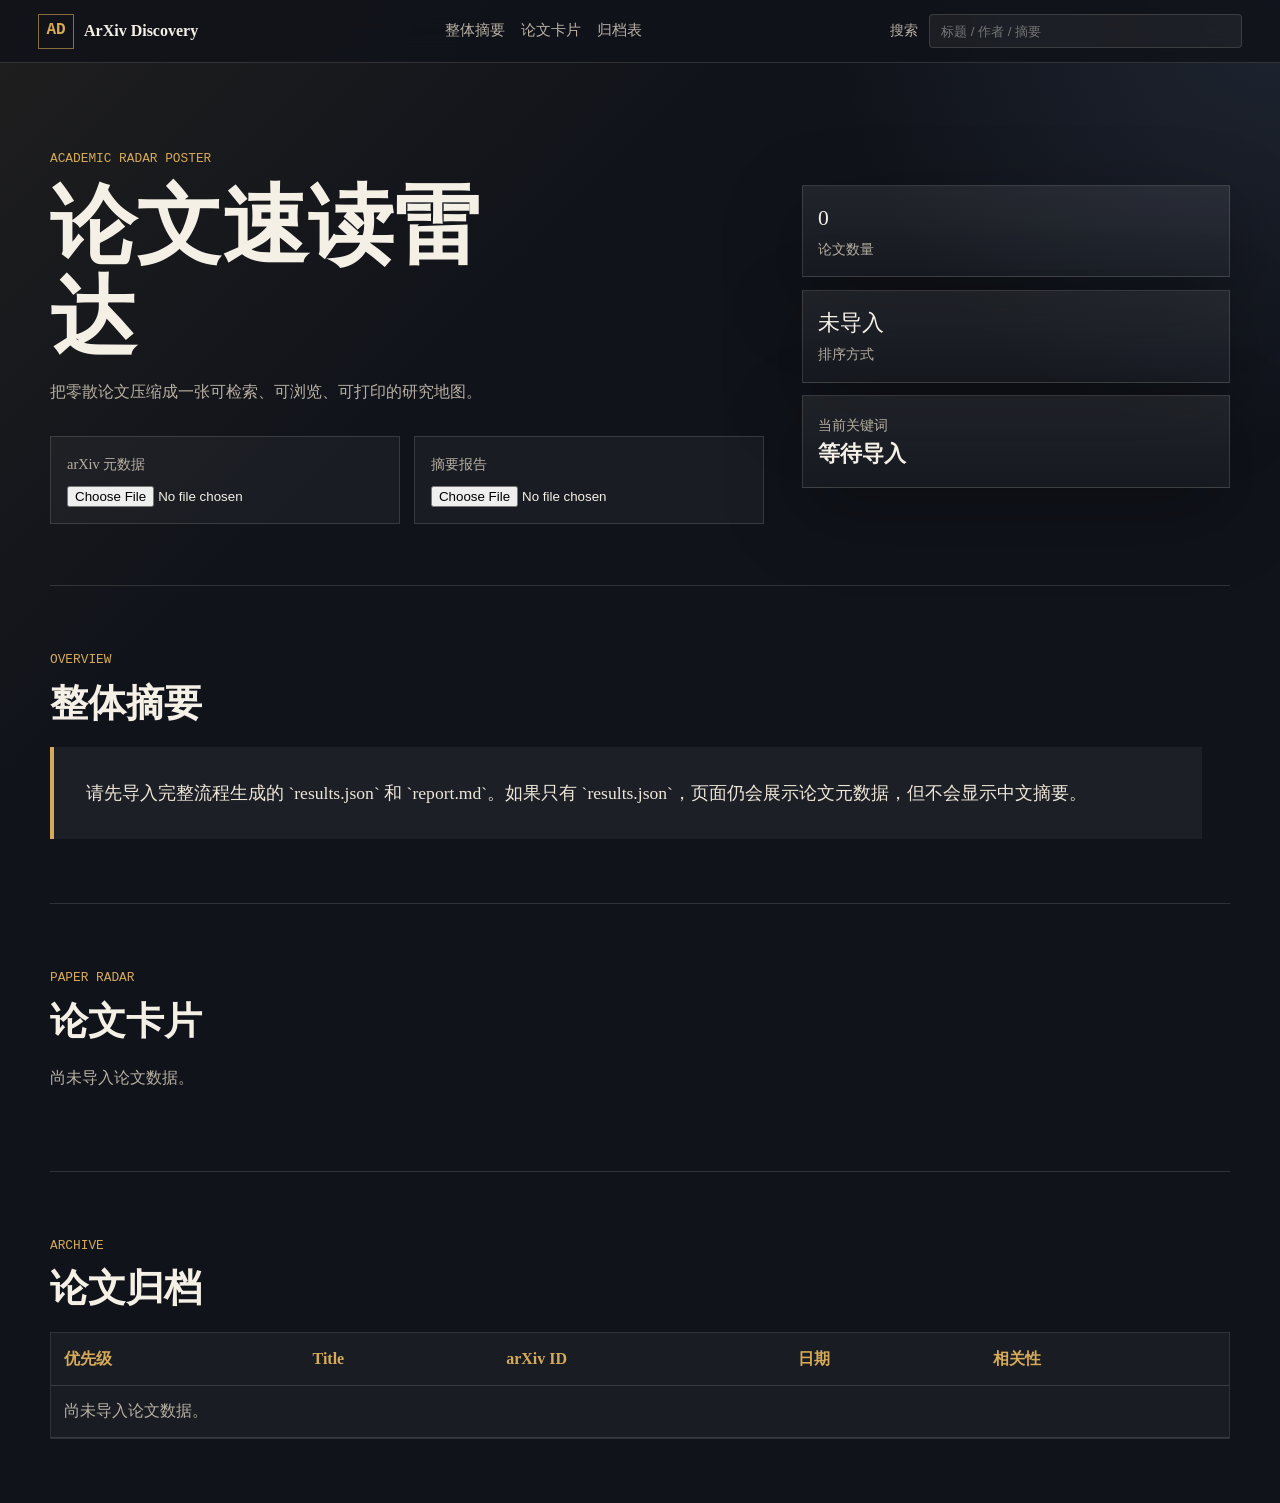
<file: page/index.html>
<!doctype html>
<html lang="zh-CN">
  <head>
    <meta charset="utf-8" />
    <meta name="viewport" content="width=device-width, initial-scale=1" />
    <title>ArXiv Discovery 论文雷达</title>
    <link rel="stylesheet" href="./styles.css" />
  </head>
  <body>
    <header class="topbar">
      <a class="brand" href="#hero" aria-label="回到顶部">
        <span class="brand-mark">AD</span>
        <span>ArXiv Discovery</span>
      </a>
      <nav class="nav">
        <a href="#summary">整体摘要</a>
        <a href="#papers">论文卡片</a>
        <a href="#archive">归档表</a>
      </nav>
      <label class="search-box">
        <span>搜索</span>
        <input id="keywordInput" type="search" placeholder="标题 / 作者 / 摘要" />
      </label>
    </header>

    <main>
      <section id="hero" class="hero">
        <div class="hero-copy">
          <p class="eyebrow">Academic Radar Poster</p>
          <h1>论文速读雷达</h1>
          <p id="heroText" class="hero-text">
            把零散论文压缩成一张可检索、可浏览、可打印的研究地图。
          </p>
          <div class="import-panel" aria-label="导入文件">
            <label>
              <span>arXiv 元数据</span>
              <input id="resultsFile" type="file" accept=".json,application/json" />
            </label>
            <label>
              <span>摘要报告</span>
              <input id="reportFile" type="file" accept=".md,.txt,text/markdown,text/plain" />
            </label>
          </div>
        </div>
        <div class="hero-dashboard" aria-label="报告概览">
          <div class="metric">
            <span id="paperCount">0</span>
            <strong>论文数量</strong>
          </div>
          <div class="metric">
            <span id="sortValue">未导入</span>
            <strong>排序方式</strong>
          </div>
          <div class="query-card">
            <span>当前关键词</span>
            <strong id="queryValue">等待导入</strong>
          </div>
        </div>
      </section>

      <section id="summary" class="section-band">
        <div class="section-heading">
          <p class="eyebrow">Overview</p>
          <h2>整体摘要</h2>
        </div>
        <article id="overallSummary" class="summary-block">
          请先导入完整流程生成的 `results.json` 和 `report.md`。如果只有 `results.json`，页面仍会展示论文元数据，但不会显示中文摘要。
        </article>
      </section>

      <section id="papers" class="section-band">
        <div class="section-heading">
          <p class="eyebrow">Paper Radar</p>
          <h2>论文卡片</h2>
        </div>
        <div id="paperGrid" class="paper-grid empty">
          <p>尚未导入论文数据。</p>
        </div>
      </section>

      <section id="archive" class="section-band">
        <div class="section-heading">
          <p class="eyebrow">Archive</p>
          <h2>论文归档</h2>
        </div>
        <div class="table-wrap">
          <table>
            <thead>
              <tr>
                <th>优先级</th>
                <th>Title</th>
                <th>arXiv ID</th>
                <th>日期</th>
                <th>相关性</th>
              </tr>
            </thead>
            <tbody id="archiveBody">
              <tr>
                <td colspan="5">尚未导入论文数据。</td>
              </tr>
            </tbody>
          </table>
        </div>
      </section>
    </main>

    <template id="paperTemplate">
      <article class="paper-card">
        <div class="paper-card-head">
          <div>
            <p class="paper-index"></p>
            <h3></h3>
          </div>
          <div class="radar-slot"></div>
        </div>
        <dl class="meta-list"></dl>
        <div class="link-row"></div>
        <div class="paper-body">
          <div class="paper-summary"></div>
          <div class="paper-field"></div>
          <div class="paper-reason"></div>
        </div>
      </article>
    </template>

    <script src="./app.js"></script>
  </body>
</html>
</file>
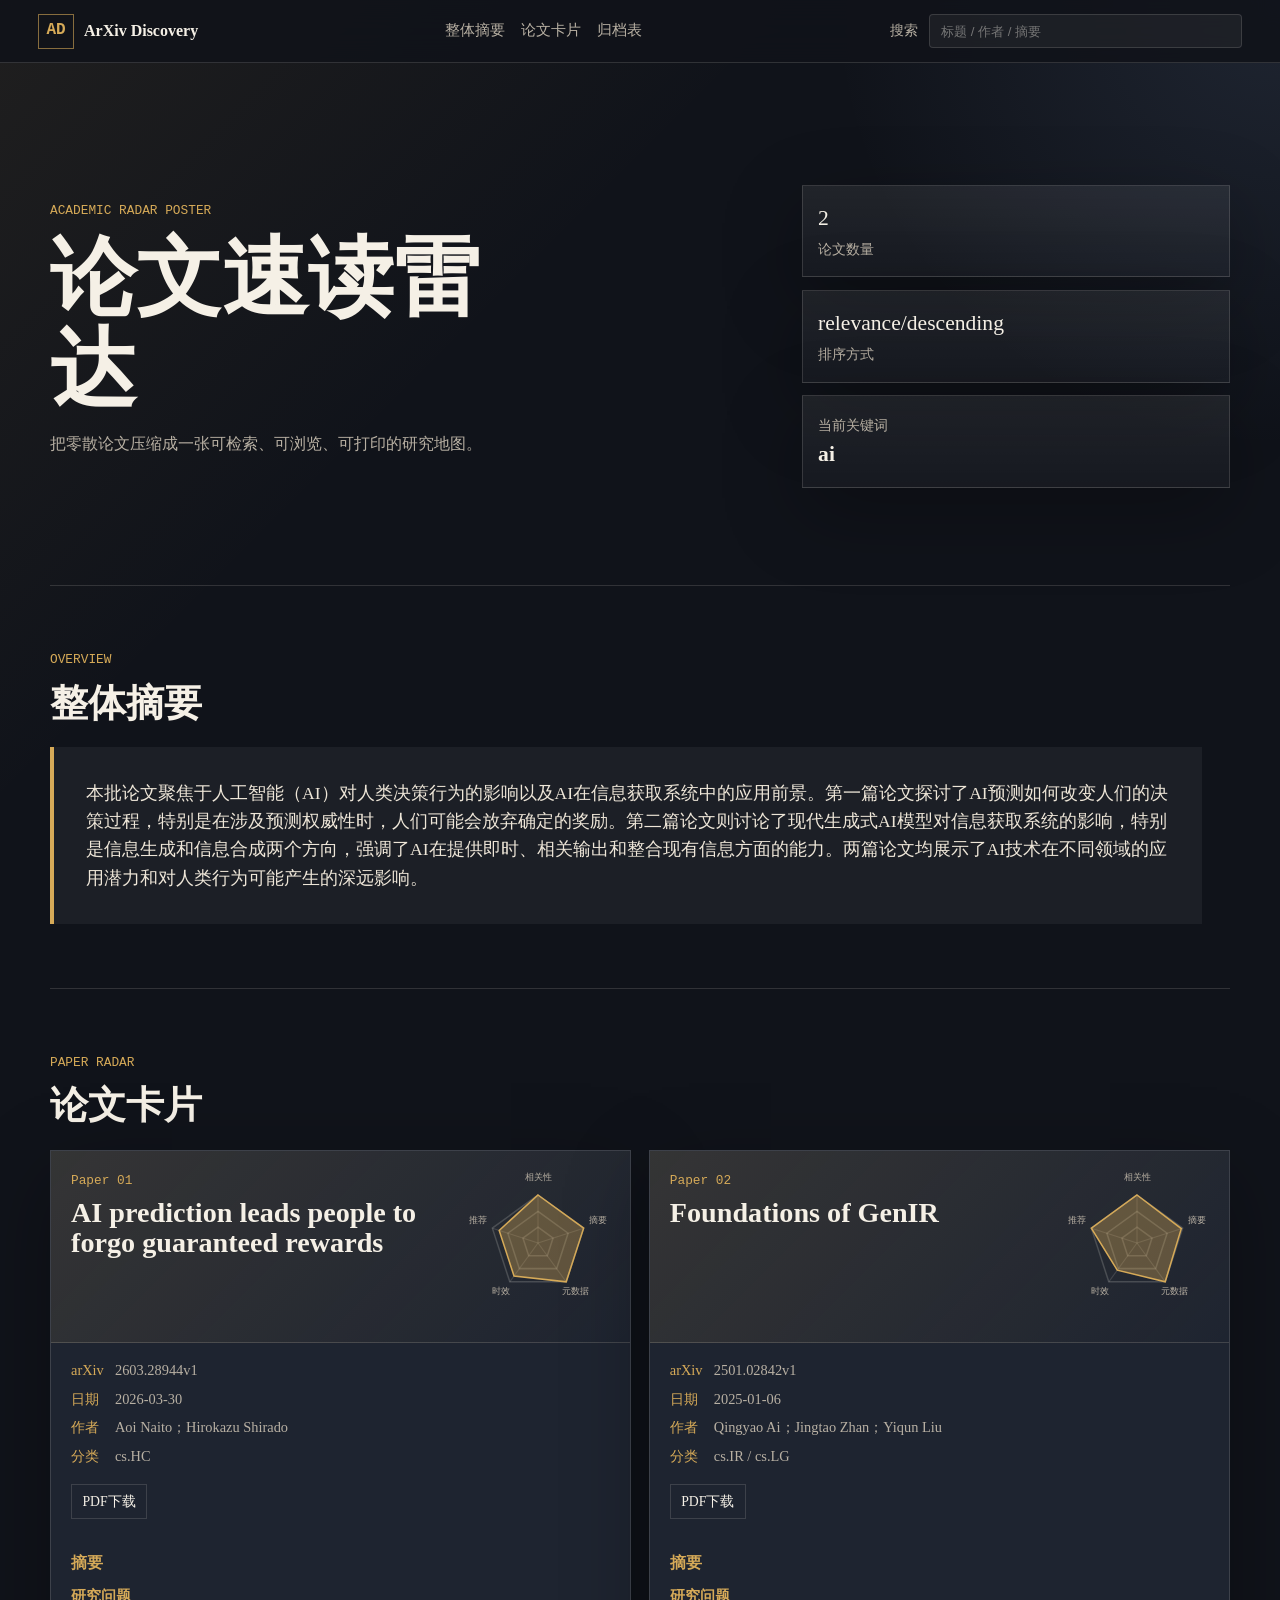
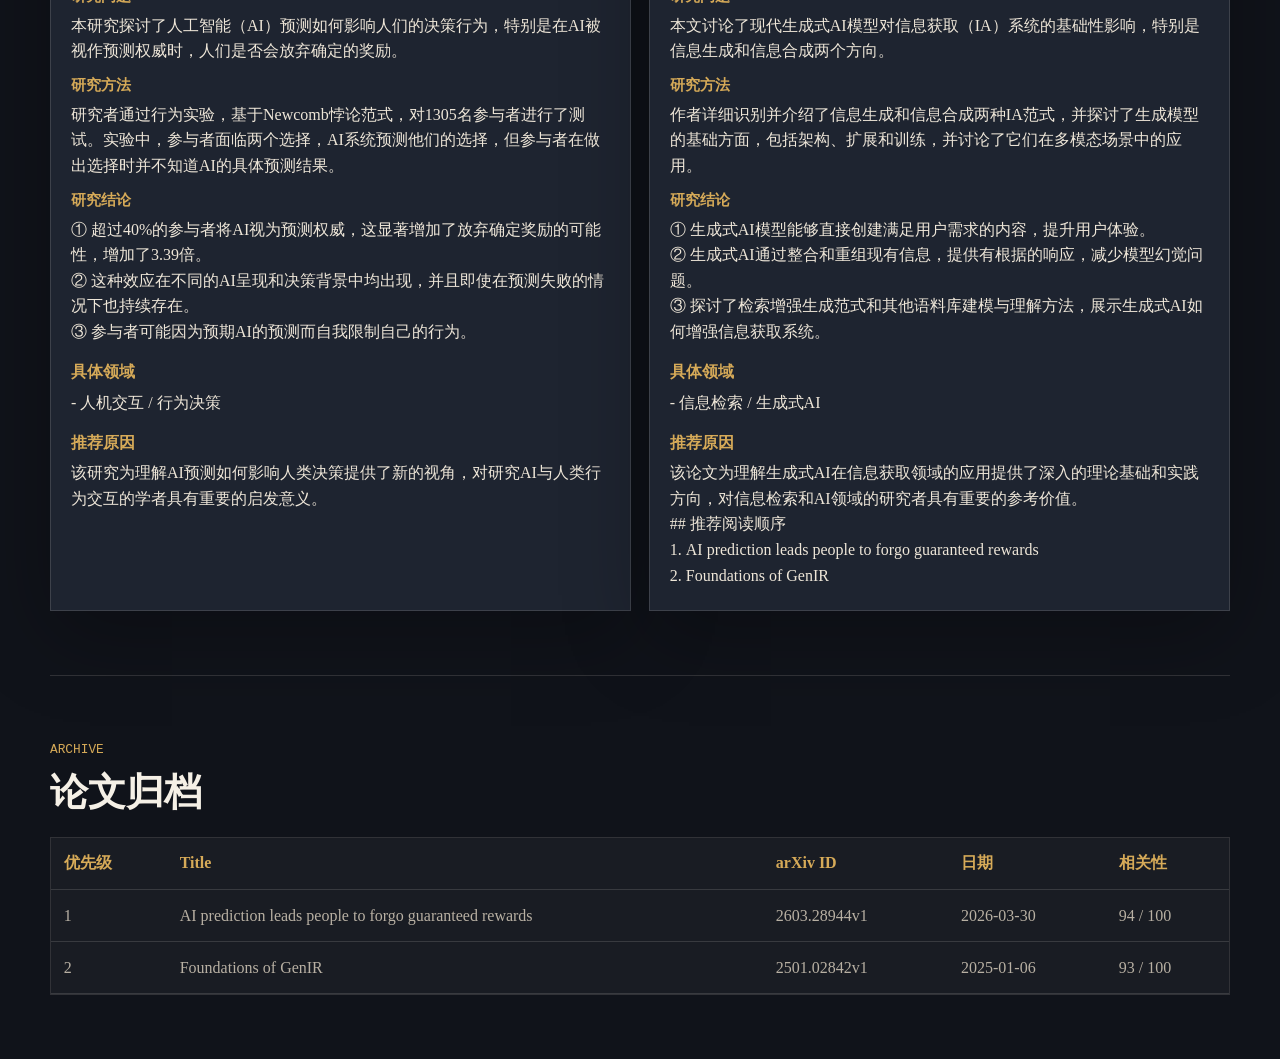
<file: runs/2-3-ai/index.html>
<!doctype html>
<html lang="zh-CN">
  <head>
    <meta charset="utf-8" />
    <meta name="viewport" content="width=device-width, initial-scale=1" />
    <title>ArXiv Discovery 论文雷达</title>
    <style>
:root {
  --ink: #f5f0e6;
  --muted: #b8b0a3;
  --paper: #151820;
  --panel: #1e2430;
  --panel-2: #252b37;
  --line: rgba(245, 240, 230, 0.14);
  --gold: #d6aa58;
  --sage: #8fb7a0;
  --coral: #d88a70;
  --blue: #88a6d8;
  --shadow: 0 24px 80px rgba(0, 0, 0, 0.28);
}

* {
  box-sizing: border-box;
}

html {
  scroll-behavior: smooth;
}

body {
  margin: 0;
  background:
    linear-gradient(135deg, rgba(214, 170, 88, 0.08), transparent 36rem),
    radial-gradient(circle at top right, rgba(136, 166, 216, 0.12), transparent 28rem),
    #10131a;
  color: var(--ink);
  font-family: Georgia, "Times New Roman", "Songti SC", serif;
  line-height: 1.6;
}

a {
  color: inherit;
}

.topbar {
  position: sticky;
  top: 0;
  z-index: 20;
  display: grid;
  grid-template-columns: max-content 1fr minmax(14rem, 22rem);
  gap: 1.25rem;
  align-items: center;
  padding: 0.85rem clamp(1rem, 3vw, 2.5rem);
  border-bottom: 1px solid var(--line);
  background: rgba(16, 19, 26, 0.88);
  backdrop-filter: blur(16px);
}

.brand {
  display: inline-flex;
  gap: 0.65rem;
  align-items: center;
  text-decoration: none;
  font-weight: 700;
}

.brand-mark {
  display: grid;
  place-items: center;
  width: 2.2rem;
  height: 2.2rem;
  border: 1px solid rgba(214, 170, 88, 0.6);
  color: var(--gold);
  font-family: ui-monospace, SFMono-Regular, Menlo, monospace;
}

.nav {
  display: flex;
  gap: 1rem;
  justify-content: center;
  font-size: 0.92rem;
  color: var(--muted);
}

.nav a {
  text-decoration: none;
}

.nav a:hover {
  color: var(--gold);
}

.search-box {
  display: grid;
  grid-template-columns: max-content 1fr;
  gap: 0.7rem;
  align-items: center;
  color: var(--muted);
  font-size: 0.85rem;
}

.search-box input,
.import-panel input {
  width: 100%;
  min-width: 0;
}

.search-box input {
  border: 1px solid var(--line);
  border-radius: 4px;
  padding: 0.55rem 0.7rem;
  background: rgba(255, 255, 255, 0.05);
  color: var(--ink);
}

main {
  width: min(1180px, calc(100% - 2rem));
  margin: 0 auto;
}

.hero {
  min-height: 58vh;
  display: grid;
  grid-template-columns: minmax(0, 1.25fr) minmax(18rem, 0.75fr);
  gap: clamp(1.25rem, 3vw, 3rem);
  align-items: center;
  padding: clamp(2rem, 5vw, 4rem) 0 2.5rem;
}

.eyebrow {
  margin: 0 0 0.75rem;
  color: var(--gold);
  font-family: ui-monospace, SFMono-Regular, Menlo, monospace;
  font-size: 0.8rem;
  letter-spacing: 0;
  text-transform: uppercase;
}

h1,
h2,
h3 {
  margin: 0;
  line-height: 1.05;
}

h1 {
  max-width: 10ch;
  font-size: clamp(2.7rem, 7vw, 5.4rem);
  font-weight: 700;
}

h2 {
  font-size: clamp(1.35rem, 3vw, 2.4rem);
}

h3 {
  font-size: clamp(1.35rem, 2.2vw, 2rem);
}

.hero-text {
  max-width: 38rem;
  color: var(--muted);
  font-size: 1rem;
}

.import-panel {
  display: grid;
  grid-template-columns: repeat(2, minmax(0, 1fr));
  gap: 0.9rem;
  max-width: 48rem;
  margin-top: 2rem;
}

.is-exported .import-panel {
  display: none;
}

.import-panel label {
  display: grid;
  gap: 0.6rem;
  padding: 1rem;
  border: 1px solid var(--line);
  background: rgba(255, 255, 255, 0.04);
}

.import-panel span {
  color: var(--muted);
  font-size: 0.9rem;
}

.hero-dashboard {
  display: grid;
  gap: 0.8rem;
}

.metric,
.query-card {
  padding: 0.95rem;
  border: 1px solid var(--line);
  background: linear-gradient(180deg, rgba(255, 255, 255, 0.07), rgba(255, 255, 255, 0.03));
  box-shadow: var(--shadow);
}

.metric span,
.query-card strong {
  display: block;
  overflow-wrap: anywhere;
  color: var(--ink);
  font-size: 1.35rem;
}

.metric strong,
.query-card span {
  color: var(--muted);
  font-size: 0.85rem;
  font-weight: 400;
}

.section-band {
  padding: 4rem 0;
  border-top: 1px solid var(--line);
}

.section-heading {
  display: block;
  margin-bottom: 1.5rem;
  text-align: left;
}

.summary-block {
  max-width: 72rem;
  padding: clamp(1.25rem, 3vw, 2rem);
  border-left: 4px solid var(--gold);
  background: rgba(255, 255, 255, 0.05);
  color: #eee6d8;
  font-size: 1.1rem;
}

.paper-grid {
  display: grid;
  grid-template-columns: repeat(2, minmax(0, 1fr));
  gap: 1.1rem;
}

.paper-grid.empty {
  display: block;
  color: var(--muted);
}

.paper-card {
  border: 1px solid var(--line);
  background: var(--panel);
  box-shadow: var(--shadow);
}

.paper-card.hidden {
  display: none;
}

.paper-card-head {
  display: grid;
  grid-template-columns: minmax(0, 1fr) 9rem;
  gap: 1rem;
  align-items: start;
  padding: 1.25rem;
  border-bottom: 1px solid var(--line);
  background: linear-gradient(135deg, rgba(214, 170, 88, 0.12), transparent);
}

.paper-index {
  margin: 0 0 0.45rem;
  color: var(--gold);
  font-family: ui-monospace, SFMono-Regular, Menlo, monospace;
  font-size: 0.8rem;
}

.meta-list {
  display: grid;
  grid-template-columns: max-content 1fr;
  gap: 0.35rem 0.7rem;
  margin: 0;
  padding: 1rem 1.25rem;
  color: var(--muted);
  font-size: 0.9rem;
}

.meta-list dt {
  color: var(--gold);
}

.meta-list dd {
  margin: 0;
  overflow-wrap: anywhere;
}

.link-row {
  display: flex;
  gap: 0.75rem;
  flex-wrap: wrap;
  padding: 0 1.25rem 1rem;
}

.link-row a {
  border: 1px solid var(--line);
  padding: 0.35rem 0.65rem;
  color: var(--ink);
  text-decoration: none;
  font-size: 0.86rem;
}

.link-row a:hover {
  border-color: var(--gold);
  color: var(--gold);
}

.paper-body {
  padding: 0 1.25rem 1.35rem;
}

.paper-body h4 {
  margin: 0.9rem 0 0.35rem;
  color: var(--gold);
  font-size: 0.98rem;
}

.paper-body p {
  margin: 0;
  color: #eee6d8;
  white-space: normal;
}

.summary-item {
  margin: 0.65rem 0;
}

.summary-item strong {
  display: block;
  margin-bottom: 0.25rem;
  color: var(--gold);
  font-size: 0.92rem;
}

.radar {
  width: 100%;
  height: auto;
}

.radar text {
  fill: var(--muted);
  font-size: 8px;
  font-family: ui-monospace, SFMono-Regular, Menlo, monospace;
}

.table-wrap {
  overflow-x: auto;
  border: 1px solid var(--line);
}

table {
  width: 100%;
  border-collapse: collapse;
  min-width: 46rem;
  background: rgba(255, 255, 255, 0.04);
}

th,
td {
  padding: 0.8rem;
  border-bottom: 1px solid var(--line);
  text-align: left;
  vertical-align: top;
}

th {
  color: var(--gold);
  font-weight: 600;
}

td {
  color: var(--muted);
}

mark {
  background: rgba(214, 170, 88, 0.35);
  color: var(--ink);
  padding: 0 0.1rem;
}

@media (max-width: 860px) {
  .topbar {
    grid-template-columns: 1fr;
  }

  .nav {
    justify-content: flex-start;
    overflow-x: auto;
  }

  .hero,
  .paper-grid,
  .import-panel {
    grid-template-columns: 1fr;
  }

  .paper-card-head {
    grid-template-columns: 1fr;
  }
}

@media print {
  body {
    background: #fff;
    color: #111;
  }

  .topbar,
  .import-panel,
  .search-box {
    display: none;
  }

  main {
    width: 100%;
  }

  .hero {
    min-height: auto;
  }

  .paper-card,
  .metric,
  .query-card,
  .summary-block {
    box-shadow: none;
    break-inside: avoid;
  }
}

</style>
  </head>
  <body class="is-exported">
    <header class="topbar">
      <a class="brand" href="#hero" aria-label="回到顶部">
        <span class="brand-mark">AD</span>
        <span>ArXiv Discovery</span>
      </a>
      <nav class="nav">
        <a href="#summary">整体摘要</a>
        <a href="#papers">论文卡片</a>
        <a href="#archive">归档表</a>
      </nav>
      <label class="search-box">
        <span>搜索</span>
        <input id="keywordInput" type="search" placeholder="标题 / 作者 / 摘要" />
      </label>
    </header>

    <main>
      <section id="hero" class="hero">
        <div class="hero-copy">
          <p class="eyebrow">Academic Radar Poster</p>
          <h1>论文速读雷达</h1>
          <p id="heroText" class="hero-text">
            把零散论文压缩成一张可检索、可浏览、可打印的研究地图。
          </p>
</div>
        <div class="hero-dashboard" aria-label="报告概览">
          <div class="metric">
            <span id="paperCount">0</span>
            <strong>论文数量</strong>
          </div>
          <div class="metric">
            <span id="sortValue">未导入</span>
            <strong>排序方式</strong>
          </div>
          <div class="query-card">
            <span>当前关键词</span>
            <strong id="queryValue">等待导入</strong>
          </div>
        </div>
      </section>

      <section id="summary" class="section-band">
        <div class="section-heading">
          <p class="eyebrow">Overview</p>
          <h2>整体摘要</h2>
        </div>
        <article id="overallSummary" class="summary-block">
          请先导入完整流程生成的 `results.json` 和 `report.md`。如果只有 `results.json`，页面仍会展示论文元数据，但不会显示中文摘要。
        </article>
      </section>

      <section id="papers" class="section-band">
        <div class="section-heading">
          <p class="eyebrow">Paper Radar</p>
          <h2>论文卡片</h2>
        </div>
        <div id="paperGrid" class="paper-grid empty">
          <p>尚未导入论文数据。</p>
        </div>
      </section>

      <section id="archive" class="section-band">
        <div class="section-heading">
          <p class="eyebrow">Archive</p>
          <h2>论文归档</h2>
        </div>
        <div class="table-wrap">
          <table>
            <thead>
              <tr>
                <th>优先级</th>
                <th>Title</th>
                <th>arXiv ID</th>
                <th>日期</th>
                <th>相关性</th>
              </tr>
            </thead>
            <tbody id="archiveBody">
              <tr>
                <td colspan="5">尚未导入论文数据。</td>
              </tr>
            </tbody>
          </table>
        </div>
      </section>
    </main>

    <template id="paperTemplate">
      <article class="paper-card">
        <div class="paper-card-head">
          <div>
            <p class="paper-index"></p>
            <h3></h3>
          </div>
          <div class="radar-slot"></div>
        </div>
        <dl class="meta-list"></dl>
        <div class="link-row"></div>
        <div class="paper-body">
          <div class="paper-summary"></div>
          <div class="paper-field"></div>
          <div class="paper-reason"></div>
        </div>
      </article>
    </template>

    <script>
window.ARXIV_DISCOVERY_DATA = {"results": {"query": "ai", "category": null, "sort_by": "relevance", "sort_order": "descending", "requested_results": 2, "date_from": "2023-05-01", "date_to": "2026-04-30", "keywords": ["ai"], "returned_results": 2, "papers": [{"arxiv_id": "2603.28944v1", "title": "AI prediction leads people to forgo guaranteed rewards", "summary": "Artificial intelligence (AI) is understood to affect the content of people's decisions. Here, using a behavioral implementation of the classic Newcomb's paradox in 1,305 participants, we show that AI can also change how people decide. In this paradigm, belief in predictive authority can lead individuals to constrain decision-making, forgoing a guaranteed reward. Over 40% of participants treated AI as such a predictive authority. This significantly increased the odds of forgoing the guaranteed reward by a factor of 3.39 (95% CI: 2.45-4.70) compared with random framing, and reduced earnings by 10.7-42.9%. The effect appeared across AI presentations and decision contexts and persisted even when predictions failed. When people believe AI can predict their behavior, they may self-constrain it in anticipation of that prediction.", "authors": ["Aoi Naito", "Hirokazu Shirado"], "published": "2026-03-30T19:36:10Z", "updated": "2026-03-30T19:36:10Z", "abstract_url": "http://arxiv.org/abs/2603.28944v1", "pdf_url": "https://arxiv.org/pdf/2603.28944v1", "primary_category": "cs.HC", "categories": ["cs.HC"]}, {"arxiv_id": "2501.02842v1", "title": "Foundations of GenIR", "summary": "The chapter discusses the foundational impact of modern generative AI models on information access (IA) systems. In contrast to traditional AI, the large-scale training and superior data modeling of generative AI models enable them to produce high-quality, human-like responses, which brings brand new opportunities for the development of IA paradigms. In this chapter, we identify and introduce two of them in details, i.e., information generation and information synthesis. Information generation allows AI to create tailored content addressing user needs directly, enhancing user experience with immediate, relevant outputs. Information synthesis leverages the ability of generative AI to integrate and reorganize existing information, providing grounded responses and mitigating issues like model hallucination, which is particularly valuable in scenarios requiring precision and external knowledge. This chapter delves into the foundational aspects of generative models, including architecture, scaling, and training, and discusses their applications in multi-modal scenarios. Additionally, it examines the retrieval-augmented generation paradigm and other methods for corpus modeling and understanding, demonstrating how generative AI can enhance information access systems. It also summarizes potential challenges and fruitful directions for future studies.", "authors": ["Qingyao Ai", "Jingtao Zhan", "Yiqun Liu"], "published": "2025-01-06T08:38:29Z", "updated": "2025-01-06T08:38:29Z", "abstract_url": "http://arxiv.org/abs/2501.02842v1", "pdf_url": "https://arxiv.org/pdf/2501.02842v1", "primary_category": "cs.IR", "categories": ["cs.IR", "cs.LG"]}]}, "reportText": "# arXiv Discovery：ai\n\n- 搜索关键词：`ai`\n- arXiv 分类：`cs.HC` / `cs.IR`\n- 排序方式：`relevance/descending`\n- 处理论文数：`2`\n- 备注：`无`\n\n## 整体摘要\n\n本批论文聚焦于人工智能（AI）对人类决策行为的影响以及AI在信息获取系统中的应用前景。第一篇论文探讨了AI预测如何改变人们的决策过程，特别是在涉及预测权威性时，人们可能会放弃确定的奖励。第二篇论文则讨论了现代生成式AI模型对信息获取系统的影响，特别是信息生成和信息合成两个方向，强调了AI在提供即时、相关输出和整合现有信息方面的能力。两篇论文均展示了AI技术在不同领域的应用潜力和对人类行为可能产生的深远影响。\n\n## 1. AI prediction leads people to forgo guaranteed rewards\n\n- arXiv ID：`2603.28944v1`\n- 链接：[Abstract](https://arxiv.org/abs/2603.28944v1)，[PDF](https://arxiv.org/pdf/2603.28944v1)\n- 作者：Aoi Naito；Hirokazu Shirado\n- 发布/更新：2026-03-30 / 2026-03-30\n\n### 摘要\n\n**研究问题**\n\n本研究探讨了人工智能（AI）预测如何影响人们的决策行为，特别是在AI被视作预测权威时，人们是否会放弃确定的奖励。\n\n**研究方法**\n\n研究者通过行为实验，基于Newcomb悖论范式，对1305名参与者进行了测试。实验中，参与者面临两个选择，AI系统预测他们的选择，但参与者在做出选择时并不知道AI的具体预测结果。\n\n**研究结论**\n\n① 超过40%的参与者将AI视为预测权威，这显著增加了放弃确定奖励的可能性，增加了3.39倍。\n② 这种效应在不同的AI呈现和决策背景中均出现，并且即使在预测失败的情况下也持续存在。\n③ 参与者可能因为预期AI的预测而自我限制自己的行为。\n\n### 具体领域\n\n- 人机交互 / 行为决策\n\n### 推荐原因\n\n该研究为理解AI预测如何影响人类决策提供了新的视角，对研究AI与人类行为交互的学者具有重要的启发意义。\n\n## 2. Foundations of GenIR\n\n- arXiv ID：`2501.02842v1`\n- 链接：[Abstract](https://arxiv.org/abs/2501.02842v1)，[PDF](https://arxiv.org/pdf/2501.02844v1)\n- 作者：Qingyao Ai；Jingtao Zhan；Yiqun Liu\n- 发布/更新：2025-01-06 / 2025-01-06\n\n### 摘要\n\n**研究问题**\n\n本文讨论了现代生成式AI模型对信息获取（IA）系统的基础性影响，特别是信息生成和信息合成两个方向。\n\n**研究方法**\n\n作者详细识别并介绍了信息生成和信息合成两种IA范式，并探讨了生成模型的基础方面，包括架构、扩展和训练，并讨论了它们在多模态场景中的应用。\n\n**研究结论**\n\n① 生成式AI模型能够直接创建满足用户需求的内容，提升用户体验。\n② 生成式AI通过整合和重组现有信息，提供有根据的响应，减少模型幻觉问题。\n③ 探讨了检索增强生成范式和其他语料库建模与理解方法，展示生成式AI如何增强信息获取系统。\n\n### 具体领域\n\n- 信息检索 / 生成式AI\n\n### 推荐原因\n\n该论文为理解生成式AI在信息获取领域的应用提供了深入的理论基础和实践方向，对信息检索和AI领域的研究者具有重要的参考价值。\n\n## 推荐阅读顺序\n\n1. AI prediction leads people to forgo guaranteed rewards\n2. Foundations of GenIR"};
</script>
<script>
const state = {
  results: null,
  reportText: "",
  parsedReport: { overall: "", papers: [] },
  mergedPapers: [],
};

const nodes = {
  resultsFile: document.querySelector("#resultsFile"),
  reportFile: document.querySelector("#reportFile"),
  keywordInput: document.querySelector("#keywordInput"),
  paperCount: document.querySelector("#paperCount"),
  sortValue: document.querySelector("#sortValue"),
  queryValue: document.querySelector("#queryValue"),
  heroText: document.querySelector("#heroText"),
  overallSummary: document.querySelector("#overallSummary"),
  paperGrid: document.querySelector("#paperGrid"),
  archiveBody: document.querySelector("#archiveBody"),
  paperTemplate: document.querySelector("#paperTemplate"),
};

if (nodes.resultsFile) {
  nodes.resultsFile.addEventListener("change", async (event) => {
    const file = event.target.files?.[0];
    if (!file) return;
    const text = await file.text();
    state.results = JSON.parse(text);
    render();
  });
}

if (nodes.reportFile) {
  nodes.reportFile.addEventListener("change", async (event) => {
    const file = event.target.files?.[0];
    if (!file) return;
    state.reportText = await file.text();
    state.parsedReport = parseReport(state.reportText);
    render();
  });
}

nodes.keywordInput.addEventListener("input", () => {
  applySearch(nodes.keywordInput.value.trim());
});

const embedded = window.ARXIV_DISCOVERY_DATA;
if (embedded?.results) {
  document.body.classList.add("is-exported");
  state.results = embedded.results;
  state.reportText = embedded.reportText || "";
  state.parsedReport = parseReport(state.reportText);
  render();
}

function parseReport(markdown) {
  const overallMatch = markdown.match(/##\s*整体摘要\s*([\s\S]*?)(?=\n##\s+\d+\.|\n##\s+阅读顺序|\n##\s+[^\n]+|$)/);
  const papers = [];
  const paperPattern = /##\s+(\d+)\.\s+(.+?)\n([\s\S]*?)(?=\n##\s+\d+\.|\n##\s+阅读顺序|$)/g;
  let match;
  while ((match = paperPattern.exec(markdown)) !== null) {
    const body = match[3];
    papers.push({
      index: Number(match[1]),
      title: match[2].trim(),
      arxivId: pick(body, /arXiv ID[：:]\s*`?([^`\n]+)`?/),
      authors: pick(body, /作者[：:]\s*([^\n]+)/),
      date: pick(body, /发布\/更新[：:]\s*([^\n]+)/),
      summaryParts: researchSummaryParts(body),
      summary: researchSummary(body),
      field: section(body, "具体领域"),
      reason: section(body, "推荐原因"),
    });
  }
  return {
    overall: cleanup(overallMatch?.[1] || ""),
    papers,
  };
}

function pick(text, pattern) {
  return cleanup(text.match(pattern)?.[1] || "");
}

function section(text, title) {
  const pattern = new RegExp(`###\\s*${title}\\s*([\\s\\S]*?)(?=\\n###\\s+|$)`);
  return cleanup(text.match(pattern)?.[1] || "");
}

function boldSection(text, title) {
  const pattern = new RegExp(`\\*\\*${title}\\*\\*\\s*([\\s\\S]*?)(?=\\n\\*\\*[^*]+\\*\\*|\\n###\\s+|$)`);
  return cleanup(text.match(pattern)?.[1] || "");
}

function researchSummaryParts(text) {
  const summaryBlock = section(text, "摘要");
  return {
    question: boldSection(summaryBlock, "研究问题") || section(text, "研究问题"),
    method: boldSection(summaryBlock, "研究方法") || section(text, "研究方法"),
    findings: boldSection(summaryBlock, "研究结论") || section(text, "研究结论"),
  };
}

function researchSummary(text) {
  const summaryParts = researchSummaryParts(text);
  const parts = [
    ["研究问题", summaryParts.question],
    ["研究方法", summaryParts.method],
    ["研究结论", summaryParts.findings],
  ].filter(([, value]) => value);
  return parts.map(([title, value]) => `${title}：${value}`).join("\n\n");
}

function cleanup(text) {
  return text
    .replace(/```[\s\S]*?```/g, "")
    .replace(/\[[^\]]+\]\([^)]+\)/g, (value) => value.replace(/\(([^)]+)\)/, ""))
    .replace(/\s+\n/g, "\n")
    .trim();
}

function render() {
  const results = state.results || {};
  const metadataPapers = Array.isArray(results.papers) ? results.papers : [];
  state.mergedPapers = metadataPapers.map((paper, index) => mergePaper(paper, index));

  nodes.paperCount.textContent = String(metadataPapers.length || state.parsedReport.papers.length || 0);
  nodes.sortValue.textContent = results.sort_by ? `${results.sort_by}/${results.sort_order || "descending"}` : "未导入";
  nodes.queryValue.textContent = results.query || "等待导入";
  nodes.overallSummary.textContent =
    state.parsedReport.overall ||
    (metadataPapers.length ? "已导入 arXiv 元数据。继续导入 report.md 后，将显示整体摘要和单篇推荐原因。" : "请先导入完整流程生成的 results.json 和 report.md。");

  renderPapers(state.mergedPapers.length ? state.mergedPapers : state.parsedReport.papers);
  renderArchive(state.mergedPapers);
  applySearch(nodes.keywordInput.value.trim());
}

function mergePaper(paper, index) {
  const reportPaper = state.parsedReport.papers.find((item) => samePaper(item, paper, index));
  const authors = Array.isArray(paper.authors) ? paper.authors.join("；") : paper.authors || reportPaper?.authors || "";
  return {
    index: index + 1,
    title: paper.title || reportPaper?.title || `Paper ${index + 1}`,
    arxivId: paper.arxiv_id || reportPaper?.arxivId || "",
    authors,
    date: dateOnly(paper.published || paper.updated || reportPaper?.date || ""),
    abstractUrl: paper.abstract_url || "",
    pdfUrl: paper.pdf_url || "",
    categories: paper.categories || [],
    arxivSummary: paper.summary || "",
    summaryParts: reportPaper?.summaryParts || null,
    field: reportPaper?.field || "",
    summary: reportPaper?.summary || "尚未导入 report.md，暂无中文摘要。",
    reason: reportPaper?.reason || "尚未导入 report.md，暂无推荐原因。",
  };
}

function samePaper(reportPaper, paper, index) {
  if (reportPaper.arxivId && paper.arxiv_id) return reportPaper.arxivId === paper.arxiv_id;
  if (reportPaper.title && paper.title) return normalize(reportPaper.title) === normalize(paper.title);
  return reportPaper.index === index + 1;
}

function normalize(value) {
  return String(value).replace(/\s+/g, " ").trim().toLowerCase();
}

function dateOnly(value) {
  return String(value).slice(0, 10) || "未知";
}

function renderPapers(papers) {
  nodes.paperGrid.innerHTML = "";
  nodes.paperGrid.classList.toggle("empty", papers.length === 0);
  if (!papers.length) {
    nodes.paperGrid.textContent = "尚未导入论文数据。";
    return;
  }

  papers.forEach((paper, index) => {
    const fragment = nodes.paperTemplate.content.cloneNode(true);
    const card = fragment.querySelector(".paper-card");
    card.dataset.search = [paper.title, paper.authors, paper.summary, paper.reason, paper.arxivSummary].join(" ").toLowerCase();
    fragment.querySelector(".paper-index").textContent = `Paper ${String(index + 1).padStart(2, "0")}`;
    fragment.querySelector("h3").textContent = paper.title;
    fragment.querySelector(".meta-list").innerHTML = metadataMarkup(paper);
    fragment.querySelector(".link-row").innerHTML = linksMarkup(paper);
    fragment.querySelector(".paper-summary").innerHTML = summaryMarkup(paper);
    fragment.querySelector(".paper-field").innerHTML = sectionMarkup("具体领域", paper.field || "暂无具体领域。");
    fragment.querySelector(".paper-reason").innerHTML = sectionMarkup("推荐原因", paper.reason || "暂无推荐原因。");
    fragment.querySelector(".radar-slot").innerHTML = radarSvg(scorePaper(paper));
    nodes.paperGrid.appendChild(fragment);
  });
}

function summaryMarkup(paper) {
  const parts = paper.summaryParts || {};
  if (parts.question || parts.method || parts.findings) {
    return [
      `<h4>摘要</h4>`,
      summaryItemMarkup("研究问题", parts.question),
      summaryItemMarkup("研究方法", parts.method),
      summaryItemMarkup("研究结论", parts.findings),
    ].join("");
  }
  return sectionMarkup("摘要", paper.summary || "暂无摘要。");
}

function summaryItemMarkup(title, value) {
  if (!value) return "";
  return `<div class="summary-item"><strong>${escapeHtml(title)}</strong><p>${formatMultiline(value)}</p></div>`;
}

function sectionMarkup(title, value) {
  return `<h4>${escapeHtml(title)}</h4><p>${formatMultiline(value)}</p>`;
}

function formatMultiline(value) {
  return escapeHtml(value)
    .split(/\n+/)
    .filter(Boolean)
    .map((line) => line.trim())
    .join("<br />");
}

function metadataMarkup(paper) {
  return [
    ["arXiv", paper.arxivId || "未知"],
    ["日期", paper.date || "未知"],
    ["作者", paper.authors || "未知"],
    ["分类", Array.isArray(paper.categories) ? paper.categories.join(" / ") : "未知"],
  ]
    .map(([key, value]) => `<dt>${escapeHtml(key)}</dt><dd>${escapeHtml(value)}</dd>`)
    .join("");
}

function linksMarkup(paper) {
  if (paper.pdfUrl) {
    return `<a href="${escapeAttribute(paper.pdfUrl)}" target="_blank" rel="noreferrer">PDF下载</a>`;
  }
  return "<span>暂无 PDF</span>";
}

function scorePaper(paper) {
  const query = normalize(state.results?.query || "");
  const text = normalize([paper.title, paper.arxivSummary, paper.summary].join(" "));
  const tokens = query.split(/\s+/).filter(Boolean);
  const matched = tokens.filter((token) => text.includes(token)).length;
  const relevance = tokens.length ? Math.round((matched / tokens.length) * 100) : 70;
  const summaryDepth = Math.min(100, Math.round(((paper.summary || "").length / 260) * 100));
  const metadata = [paper.title, paper.authors, paper.date, paper.abstractUrl, paper.pdfUrl].filter(Boolean).length * 20;
  const freshness = freshnessScore(paper.date);
  const readability = Math.min(100, Math.round(((paper.reason || "").length / 60) * 100));
  return [
    ["相关性", clamp(relevance)],
    ["摘要", clamp(summaryDepth)],
    ["元数据", clamp(metadata)],
    ["时效", clamp(freshness)],
    ["推荐", clamp(readability)],
  ];
}

function freshnessScore(dateText) {
  const time = Date.parse(dateText);
  if (Number.isNaN(time)) return 55;
  const days = (Date.now() - time) / 86400000;
  if (days <= 30) return 100;
  if (days <= 365) return 85;
  if (days <= 1095) return 70;
  return 55;
}

function clamp(value) {
  return Math.max(0, Math.min(100, value));
}

function radarSvg(scores) {
  const size = 132;
  const center = size / 2;
  const radius = 44;
  const points = scores.map(([, score], index) => point(center, radius * (score / 100), index, scores.length));
  const grid = [0.33, 0.66, 1]
    .map((scale) => polygon(scores.map((_, index) => point(center, radius * scale, index, scores.length)), "none", "rgba(245,240,230,.18)"))
    .join("");
  const axes = scores
    .map(([label], index) => {
      const end = point(center, radius, index, scores.length);
      const labelPoint = point(center, radius + 14, index, scores.length);
      return `<line x1="${center}" y1="${center}" x2="${end.x}" y2="${end.y}" stroke="rgba(245,240,230,.14)" /><text x="${labelPoint.x}" y="${labelPoint.y}" text-anchor="middle">${label}</text>`;
    })
    .join("");
  return `<svg class="radar" viewBox="0 0 ${size} ${size}" role="img" aria-label="论文雷达评分">${grid}${axes}${polygon(points, "rgba(214,170,88,.35)", "#d6aa58")}</svg>`;
}

function point(center, radius, index, total) {
  const angle = -Math.PI / 2 + (Math.PI * 2 * index) / total;
  return {
    x: Number((center + Math.cos(angle) * radius).toFixed(2)),
    y: Number((center + Math.sin(angle) * radius).toFixed(2)),
  };
}

function polygon(points, fill, stroke) {
  const value = points.map((item) => `${item.x},${item.y}`).join(" ");
  return `<polygon points="${value}" fill="${fill}" stroke="${stroke}" stroke-width="1.4" />`;
}

function renderArchive(papers) {
  if (!papers.length) {
    nodes.archiveBody.innerHTML = `<tr><td colspan="5">尚未导入论文数据。</td></tr>`;
    return;
  }
  nodes.archiveBody.innerHTML = papers
    .map((paper, index) => {
      const score = average(scorePaper(paper).map((item) => item[1]));
      return `<tr><td>${index + 1}</td><td>${escapeHtml(paper.title)}</td><td>${escapeHtml(paper.arxivId)}</td><td>${escapeHtml(paper.date)}</td><td>${score} / 100</td></tr>`;
    })
    .join("");
}

function average(values) {
  return Math.round(values.reduce((sum, value) => sum + value, 0) / values.length);
}

function applySearch(keyword) {
  const normalized = keyword.toLowerCase();
  document.querySelectorAll(".paper-card").forEach((card) => {
    const matched = !normalized || card.dataset.search.includes(normalized);
    card.classList.toggle("hidden", !matched);
  });
}

function escapeHtml(value) {
  return String(value)
    .replaceAll("&", "&amp;")
    .replaceAll("<", "&lt;")
    .replaceAll(">", "&gt;")
    .replaceAll('"', "&quot;")
    .replaceAll("'", "&#039;");
}

function escapeAttribute(value) {
  return escapeHtml(value).replaceAll("`", "&#096;");
}

</script>
  </body>
</html>
</file>
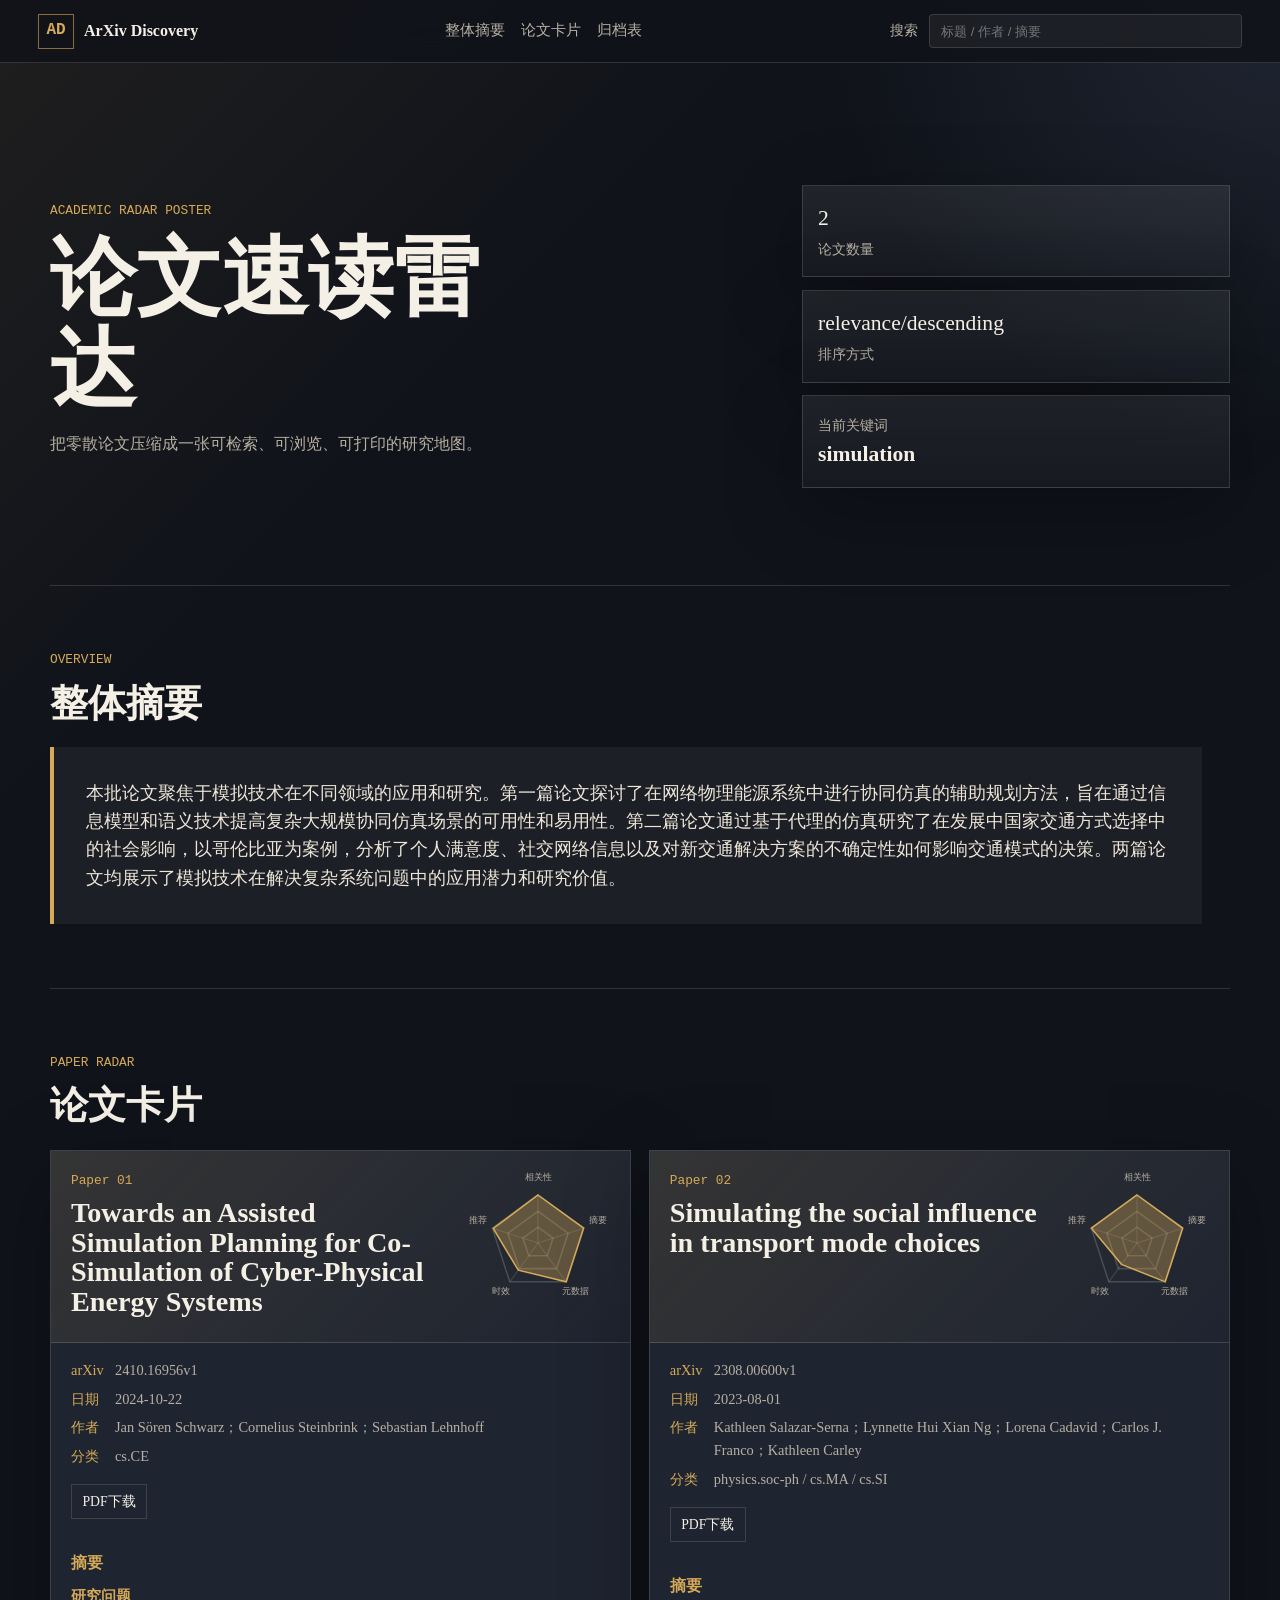
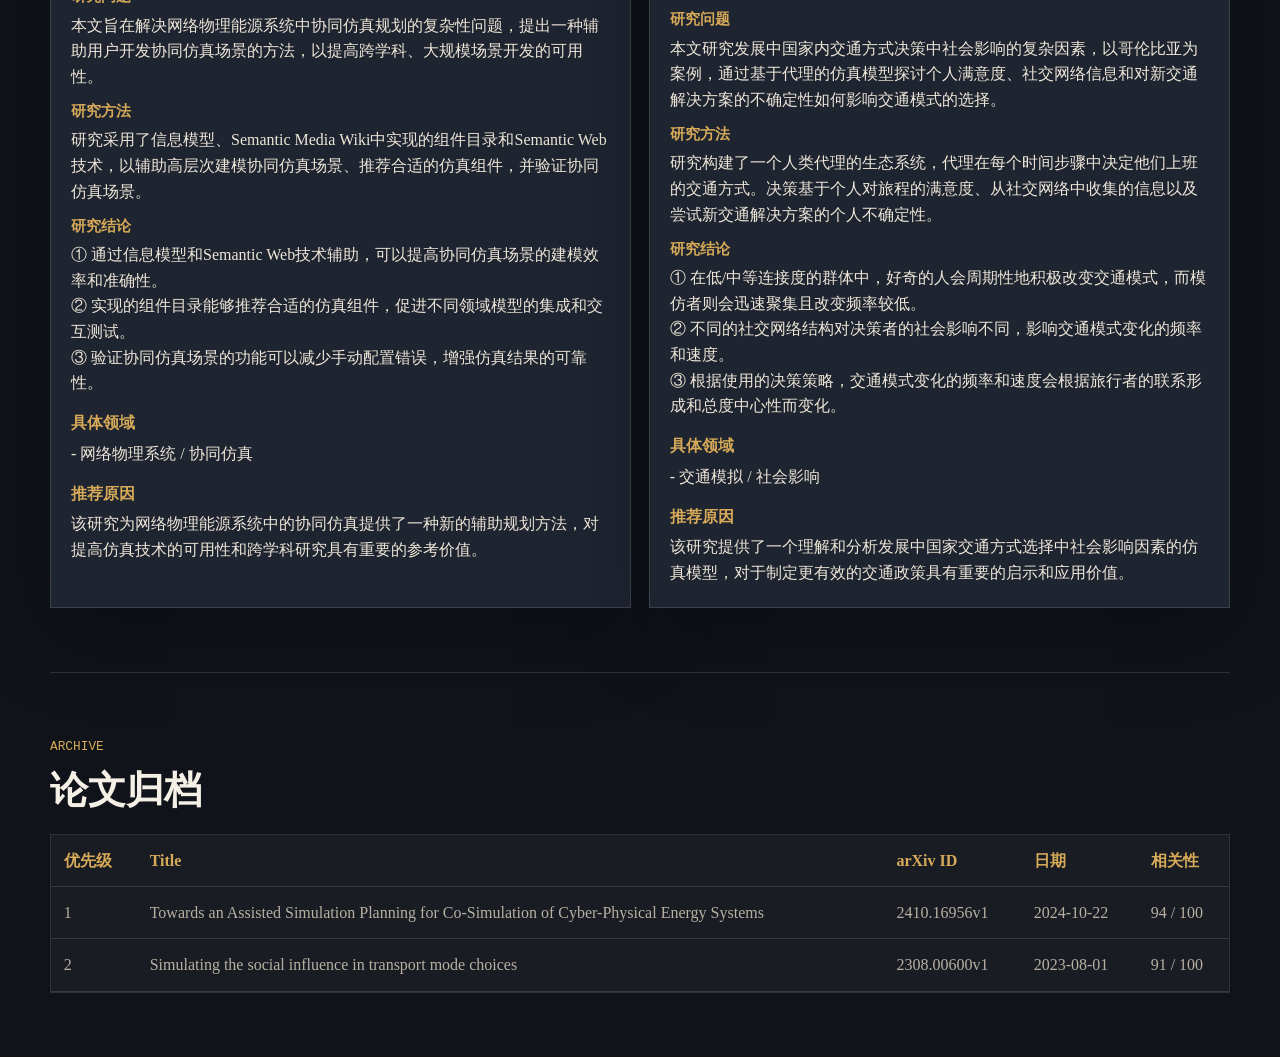
<file: runs/2-3-simulation/index.html>
<!doctype html>
<html lang="zh-CN">
  <head>
    <meta charset="utf-8" />
    <meta name="viewport" content="width=device-width, initial-scale=1" />
    <title>ArXiv Discovery 论文雷达</title>
    <style>
:root {
  --ink: #f5f0e6;
  --muted: #b8b0a3;
  --paper: #151820;
  --panel: #1e2430;
  --panel-2: #252b37;
  --line: rgba(245, 240, 230, 0.14);
  --gold: #d6aa58;
  --sage: #8fb7a0;
  --coral: #d88a70;
  --blue: #88a6d8;
  --shadow: 0 24px 80px rgba(0, 0, 0, 0.28);
}

* {
  box-sizing: border-box;
}

html {
  scroll-behavior: smooth;
}

body {
  margin: 0;
  background:
    linear-gradient(135deg, rgba(214, 170, 88, 0.08), transparent 36rem),
    radial-gradient(circle at top right, rgba(136, 166, 216, 0.12), transparent 28rem),
    #10131a;
  color: var(--ink);
  font-family: Georgia, "Times New Roman", "Songti SC", serif;
  line-height: 1.6;
}

a {
  color: inherit;
}

.topbar {
  position: sticky;
  top: 0;
  z-index: 20;
  display: grid;
  grid-template-columns: max-content 1fr minmax(14rem, 22rem);
  gap: 1.25rem;
  align-items: center;
  padding: 0.85rem clamp(1rem, 3vw, 2.5rem);
  border-bottom: 1px solid var(--line);
  background: rgba(16, 19, 26, 0.88);
  backdrop-filter: blur(16px);
}

.brand {
  display: inline-flex;
  gap: 0.65rem;
  align-items: center;
  text-decoration: none;
  font-weight: 700;
}

.brand-mark {
  display: grid;
  place-items: center;
  width: 2.2rem;
  height: 2.2rem;
  border: 1px solid rgba(214, 170, 88, 0.6);
  color: var(--gold);
  font-family: ui-monospace, SFMono-Regular, Menlo, monospace;
}

.nav {
  display: flex;
  gap: 1rem;
  justify-content: center;
  font-size: 0.92rem;
  color: var(--muted);
}

.nav a {
  text-decoration: none;
}

.nav a:hover {
  color: var(--gold);
}

.search-box {
  display: grid;
  grid-template-columns: max-content 1fr;
  gap: 0.7rem;
  align-items: center;
  color: var(--muted);
  font-size: 0.85rem;
}

.search-box input,
.import-panel input {
  width: 100%;
  min-width: 0;
}

.search-box input {
  border: 1px solid var(--line);
  border-radius: 4px;
  padding: 0.55rem 0.7rem;
  background: rgba(255, 255, 255, 0.05);
  color: var(--ink);
}

main {
  width: min(1180px, calc(100% - 2rem));
  margin: 0 auto;
}

.hero {
  min-height: 58vh;
  display: grid;
  grid-template-columns: minmax(0, 1.25fr) minmax(18rem, 0.75fr);
  gap: clamp(1.25rem, 3vw, 3rem);
  align-items: center;
  padding: clamp(2rem, 5vw, 4rem) 0 2.5rem;
}

.eyebrow {
  margin: 0 0 0.75rem;
  color: var(--gold);
  font-family: ui-monospace, SFMono-Regular, Menlo, monospace;
  font-size: 0.8rem;
  letter-spacing: 0;
  text-transform: uppercase;
}

h1,
h2,
h3 {
  margin: 0;
  line-height: 1.05;
}

h1 {
  max-width: 10ch;
  font-size: clamp(2.7rem, 7vw, 5.4rem);
  font-weight: 700;
}

h2 {
  font-size: clamp(1.35rem, 3vw, 2.4rem);
}

h3 {
  font-size: clamp(1.35rem, 2.2vw, 2rem);
}

.hero-text {
  max-width: 38rem;
  color: var(--muted);
  font-size: 1rem;
}

.import-panel {
  display: grid;
  grid-template-columns: repeat(2, minmax(0, 1fr));
  gap: 0.9rem;
  max-width: 48rem;
  margin-top: 2rem;
}

.is-exported .import-panel {
  display: none;
}

.import-panel label {
  display: grid;
  gap: 0.6rem;
  padding: 1rem;
  border: 1px solid var(--line);
  background: rgba(255, 255, 255, 0.04);
}

.import-panel span {
  color: var(--muted);
  font-size: 0.9rem;
}

.hero-dashboard {
  display: grid;
  gap: 0.8rem;
}

.metric,
.query-card {
  padding: 0.95rem;
  border: 1px solid var(--line);
  background: linear-gradient(180deg, rgba(255, 255, 255, 0.07), rgba(255, 255, 255, 0.03));
  box-shadow: var(--shadow);
}

.metric span,
.query-card strong {
  display: block;
  overflow-wrap: anywhere;
  color: var(--ink);
  font-size: 1.35rem;
}

.metric strong,
.query-card span {
  color: var(--muted);
  font-size: 0.85rem;
  font-weight: 400;
}

.section-band {
  padding: 4rem 0;
  border-top: 1px solid var(--line);
}

.section-heading {
  display: block;
  margin-bottom: 1.5rem;
  text-align: left;
}

.summary-block {
  max-width: 72rem;
  padding: clamp(1.25rem, 3vw, 2rem);
  border-left: 4px solid var(--gold);
  background: rgba(255, 255, 255, 0.05);
  color: #eee6d8;
  font-size: 1.1rem;
}

.paper-grid {
  display: grid;
  grid-template-columns: repeat(2, minmax(0, 1fr));
  gap: 1.1rem;
}

.paper-grid.empty {
  display: block;
  color: var(--muted);
}

.paper-card {
  border: 1px solid var(--line);
  background: var(--panel);
  box-shadow: var(--shadow);
}

.paper-card.hidden {
  display: none;
}

.paper-card-head {
  display: grid;
  grid-template-columns: minmax(0, 1fr) 9rem;
  gap: 1rem;
  align-items: start;
  padding: 1.25rem;
  border-bottom: 1px solid var(--line);
  background: linear-gradient(135deg, rgba(214, 170, 88, 0.12), transparent);
}

.paper-index {
  margin: 0 0 0.45rem;
  color: var(--gold);
  font-family: ui-monospace, SFMono-Regular, Menlo, monospace;
  font-size: 0.8rem;
}

.meta-list {
  display: grid;
  grid-template-columns: max-content 1fr;
  gap: 0.35rem 0.7rem;
  margin: 0;
  padding: 1rem 1.25rem;
  color: var(--muted);
  font-size: 0.9rem;
}

.meta-list dt {
  color: var(--gold);
}

.meta-list dd {
  margin: 0;
  overflow-wrap: anywhere;
}

.link-row {
  display: flex;
  gap: 0.75rem;
  flex-wrap: wrap;
  padding: 0 1.25rem 1rem;
}

.link-row a {
  border: 1px solid var(--line);
  padding: 0.35rem 0.65rem;
  color: var(--ink);
  text-decoration: none;
  font-size: 0.86rem;
}

.link-row a:hover {
  border-color: var(--gold);
  color: var(--gold);
}

.paper-body {
  padding: 0 1.25rem 1.35rem;
}

.paper-body h4 {
  margin: 0.9rem 0 0.35rem;
  color: var(--gold);
  font-size: 0.98rem;
}

.paper-body p {
  margin: 0;
  color: #eee6d8;
  white-space: normal;
}

.summary-item {
  margin: 0.65rem 0;
}

.summary-item strong {
  display: block;
  margin-bottom: 0.25rem;
  color: var(--gold);
  font-size: 0.92rem;
}

.radar {
  width: 100%;
  height: auto;
}

.radar text {
  fill: var(--muted);
  font-size: 8px;
  font-family: ui-monospace, SFMono-Regular, Menlo, monospace;
}

.table-wrap {
  overflow-x: auto;
  border: 1px solid var(--line);
}

table {
  width: 100%;
  border-collapse: collapse;
  min-width: 46rem;
  background: rgba(255, 255, 255, 0.04);
}

th,
td {
  padding: 0.8rem;
  border-bottom: 1px solid var(--line);
  text-align: left;
  vertical-align: top;
}

th {
  color: var(--gold);
  font-weight: 600;
}

td {
  color: var(--muted);
}

mark {
  background: rgba(214, 170, 88, 0.35);
  color: var(--ink);
  padding: 0 0.1rem;
}

@media (max-width: 860px) {
  .topbar {
    grid-template-columns: 1fr;
  }

  .nav {
    justify-content: flex-start;
    overflow-x: auto;
  }

  .hero,
  .paper-grid,
  .import-panel {
    grid-template-columns: 1fr;
  }

  .paper-card-head {
    grid-template-columns: 1fr;
  }
}

@media print {
  body {
    background: #fff;
    color: #111;
  }

  .topbar,
  .import-panel,
  .search-box {
    display: none;
  }

  main {
    width: 100%;
  }

  .hero {
    min-height: auto;
  }

  .paper-card,
  .metric,
  .query-card,
  .summary-block {
    box-shadow: none;
    break-inside: avoid;
  }
}

</style>
  </head>
  <body class="is-exported">
    <header class="topbar">
      <a class="brand" href="#hero" aria-label="回到顶部">
        <span class="brand-mark">AD</span>
        <span>ArXiv Discovery</span>
      </a>
      <nav class="nav">
        <a href="#summary">整体摘要</a>
        <a href="#papers">论文卡片</a>
        <a href="#archive">归档表</a>
      </nav>
      <label class="search-box">
        <span>搜索</span>
        <input id="keywordInput" type="search" placeholder="标题 / 作者 / 摘要" />
      </label>
    </header>

    <main>
      <section id="hero" class="hero">
        <div class="hero-copy">
          <p class="eyebrow">Academic Radar Poster</p>
          <h1>论文速读雷达</h1>
          <p id="heroText" class="hero-text">
            把零散论文压缩成一张可检索、可浏览、可打印的研究地图。
          </p>
</div>
        <div class="hero-dashboard" aria-label="报告概览">
          <div class="metric">
            <span id="paperCount">0</span>
            <strong>论文数量</strong>
          </div>
          <div class="metric">
            <span id="sortValue">未导入</span>
            <strong>排序方式</strong>
          </div>
          <div class="query-card">
            <span>当前关键词</span>
            <strong id="queryValue">等待导入</strong>
          </div>
        </div>
      </section>

      <section id="summary" class="section-band">
        <div class="section-heading">
          <p class="eyebrow">Overview</p>
          <h2>整体摘要</h2>
        </div>
        <article id="overallSummary" class="summary-block">
          请先导入完整流程生成的 `results.json` 和 `report.md`。如果只有 `results.json`，页面仍会展示论文元数据，但不会显示中文摘要。
        </article>
      </section>

      <section id="papers" class="section-band">
        <div class="section-heading">
          <p class="eyebrow">Paper Radar</p>
          <h2>论文卡片</h2>
        </div>
        <div id="paperGrid" class="paper-grid empty">
          <p>尚未导入论文数据。</p>
        </div>
      </section>

      <section id="archive" class="section-band">
        <div class="section-heading">
          <p class="eyebrow">Archive</p>
          <h2>论文归档</h2>
        </div>
        <div class="table-wrap">
          <table>
            <thead>
              <tr>
                <th>优先级</th>
                <th>Title</th>
                <th>arXiv ID</th>
                <th>日期</th>
                <th>相关性</th>
              </tr>
            </thead>
            <tbody id="archiveBody">
              <tr>
                <td colspan="5">尚未导入论文数据。</td>
              </tr>
            </tbody>
          </table>
        </div>
      </section>
    </main>

    <template id="paperTemplate">
      <article class="paper-card">
        <div class="paper-card-head">
          <div>
            <p class="paper-index"></p>
            <h3></h3>
          </div>
          <div class="radar-slot"></div>
        </div>
        <dl class="meta-list"></dl>
        <div class="link-row"></div>
        <div class="paper-body">
          <div class="paper-summary"></div>
          <div class="paper-field"></div>
          <div class="paper-reason"></div>
        </div>
      </article>
    </template>

    <script>
window.ARXIV_DISCOVERY_DATA = {"results": {"query": "simulation", "category": null, "sort_by": "relevance", "sort_order": "descending", "requested_results": 2, "date_from": "2023-05-01", "date_to": "2026-04-30", "keywords": ["simulation"], "returned_results": 2, "papers": [{"arxiv_id": "2410.16956v1", "title": "Towards an Assisted Simulation Planning for Co-Simulation of Cyber-Physical Energy Systems", "summary": "Increasing complexity in the power system and the transformation towards a smart grid lead to the necessity of new tools and methods for the development and testing of new technologies. One testing method is co-simulation, which allows coupling simulation components from different domains to test their interaction. Because the manual configuration of complex large-scale co-simulation scenarios can be error-prone, we propose an approach for assisting the user in the development of co-simulation scenarios. Our approach uses an information model, a component catalog implemented in a Semantic Media Wiki, and Semantic Web technologies to assist the high-level modeling of co-simulation scenarios, recommend suitable simulation components, and validate co-simulation scenarios. This assistance aims to improve the usability of co-simulation in the development of interdisciplinary, large-scale scenarios.", "authors": ["Jan Sören Schwarz", "Cornelius Steinbrink", "Sebastian Lehnhoff"], "published": "2024-10-22T12:36:39Z", "updated": "2024-10-22T12:36:39Z", "abstract_url": "http://arxiv.org/abs/2410.16956v1", "pdf_url": "https://arxiv.org/pdf/2410.16956v1", "primary_category": "cs.CE", "categories": ["cs.CE"]}, {"arxiv_id": "2308.00600v1", "title": "Simulating the social influence in transport mode choices", "summary": "Agent-based simulations have been used in modeling transportation systems for traffic management and passenger flows. In this work, we hope to shed light on the complex factors that influence transportation mode decisions within developing countries, using Colombia as a case study. We model an ecosystem of human agents that decide at each time step on the mode of transportation they would take to work. Their decision is based on a combination of their personal satisfaction with the journey they had just taken, which is evaluated across a personal vector of needs, the information they crowdsource from their prevailing social network, and their personal uncertainty about the experience of trying a new transport solution. We simulate different network structures to analyze the social influence for different decision-makers. We find that in low/medium connected groups inquisitive people actively change modes cyclically over the years while imitators cluster rapidly and change less frequently.", "authors": ["Kathleen Salazar-Serna", "Lynnette Hui Xian Ng", "Lorena Cadavid", "Carlos J. Franco", "Kathleen Carley"], "published": "2023-08-01T15:28:18Z", "updated": "2023-08-01T15:28:18Z", "abstract_url": "http://arxiv.org/abs/2308.00600v1", "pdf_url": "https://arxiv.org/pdf/2308.00600v1", "primary_category": "physics.soc-ph", "categories": ["physics.soc-ph", "cs.MA", "cs.SI"]}]}, "reportText": "# arXiv Discovery：simulation\n\n- 搜索关键词：`simulation`\n- arXiv 分类：`未指定`\n- 排序方式：`relevance/descending`\n- 处理论文数：`2`\n- 备注：`无`\n\n## 整体摘要\n\n本批论文聚焦于模拟技术在不同领域的应用和研究。第一篇论文探讨了在网络物理能源系统中进行协同仿真的辅助规划方法，旨在通过信息模型和语义技术提高复杂大规模协同仿真场景的可用性和易用性。第二篇论文通过基于代理的仿真研究了在发展中国家交通方式选择中的社会影响，以哥伦比亚为案例，分析了个人满意度、社交网络信息以及对新交通解决方案的不确定性如何影响交通模式的决策。两篇论文均展示了模拟技术在解决复杂系统问题中的应用潜力和研究价值。\n\n## 1. Towards an Assisted Simulation Planning for Co-Simulation of Cyber-Physical Energy Systems\n\n- arXiv ID：`2410.16956v1`\n- 链接：[Abstract](https://arxiv.org/abs/2410.16956v1)，[PDF](https://arxiv.org/pdf/2410.16956v1)\n- 作者：Jan Sören Schwarz；Cornelius Steinbrink；Sebastian Lehnhoff\n- 发布/更新：2024-10-22T12:36:39Z / 2024-10-22T12:36:39Z\n\n### 摘要\n\n**研究问题**\n\n本文旨在解决网络物理能源系统中协同仿真规划的复杂性问题，提出一种辅助用户开发协同仿真场景的方法，以提高跨学科、大规模场景开发的可用性。\n\n**研究方法**\n\n研究采用了信息模型、Semantic Media Wiki中实现的组件目录和Semantic Web技术，以辅助高层次建模协同仿真场景、推荐合适的仿真组件，并验证协同仿真场景。\n\n**研究结论**\n\n① 通过信息模型和Semantic Web技术辅助，可以提高协同仿真场景的建模效率和准确性。\n② 实现的组件目录能够推荐合适的仿真组件，促进不同领域模型的集成和交互测试。\n③ 验证协同仿真场景的功能可以减少手动配置错误，增强仿真结果的可靠性。\n\n### 具体领域\n\n- 网络物理系统 / 协同仿真\n\n### 推荐原因\n\n该研究为网络物理能源系统中的协同仿真提供了一种新的辅助规划方法，对提高仿真技术的可用性和跨学科研究具有重要的参考价值。\n\n## 2. Simulating the social influence in transport mode choices\n\n- arXiv ID：`2308.00600v1`\n- 链接：[Abstract](https://arxiv.org/abs/2308.00600v1)，[PDF](https://arxiv.org/pdf/2308.00600v1)\n- 作者：Kathleen Salazar-Serna；Lynnette Hui Xian Ng；Lorena Cadavid；Carlos J. Franco；Kathleen Carley\n- 发布/更新：2023-08-01T15:28:18Z / 2023-08-01T15:28:18Z\n\n### 摘要\n\n**研究问题**\n\n本文研究发展中国家内交通方式决策中社会影响的复杂因素，以哥伦比亚为案例，通过基于代理的仿真模型探讨个人满意度、社交网络信息和对新交通解决方案的不确定性如何影响交通模式的选择。\n\n**研究方法**\n\n研究构建了一个人类代理的生态系统，代理在每个时间步骤中决定他们上班的交通方式。决策基于个人对旅程的满意度、从社交网络中收集的信息以及尝试新交通解决方案的个人不确定性。\n\n**研究结论**\n\n① 在低/中等连接度的群体中，好奇的人会周期性地积极改变交通模式，而模仿者则会迅速聚集且改变频率较低。\n② 不同的社交网络结构对决策者的社会影响不同，影响交通模式变化的频率和速度。\n③ 根据使用的决策策略，交通模式变化的频率和速度会根据旅行者的联系形成和总度中心性而变化。\n\n### 具体领域\n\n- 交通模拟 / 社会影响\n\n### 推荐原因\n\n该研究提供了一个理解和分析发展中国家交通方式选择中社会影响因素的仿真模型，对于制定更有效的交通政策具有重要的启示和应用价值。\n\n## 阅读顺序\n\n1. 对于关注网络物理能源系统仿真技术的研究者，推荐首先阅读第一篇论文，了解协同仿真规划的辅助方法。\n2. 对于研究交通决策中社会影响的学者，第二篇论文提供了一个基于代理的仿真模型，有助于深入理解社交网络对交通模式选择的影响。\n3. 两篇论文均涉及仿真技术的应用，可以根据研究兴趣和专业背景选择阅读顺序。"};
</script>
<script>
const state = {
  results: null,
  reportText: "",
  parsedReport: { overall: "", papers: [] },
  mergedPapers: [],
};

const nodes = {
  resultsFile: document.querySelector("#resultsFile"),
  reportFile: document.querySelector("#reportFile"),
  keywordInput: document.querySelector("#keywordInput"),
  paperCount: document.querySelector("#paperCount"),
  sortValue: document.querySelector("#sortValue"),
  queryValue: document.querySelector("#queryValue"),
  heroText: document.querySelector("#heroText"),
  overallSummary: document.querySelector("#overallSummary"),
  paperGrid: document.querySelector("#paperGrid"),
  archiveBody: document.querySelector("#archiveBody"),
  paperTemplate: document.querySelector("#paperTemplate"),
};

if (nodes.resultsFile) {
  nodes.resultsFile.addEventListener("change", async (event) => {
    const file = event.target.files?.[0];
    if (!file) return;
    const text = await file.text();
    state.results = JSON.parse(text);
    render();
  });
}

if (nodes.reportFile) {
  nodes.reportFile.addEventListener("change", async (event) => {
    const file = event.target.files?.[0];
    if (!file) return;
    state.reportText = await file.text();
    state.parsedReport = parseReport(state.reportText);
    render();
  });
}

nodes.keywordInput.addEventListener("input", () => {
  applySearch(nodes.keywordInput.value.trim());
});

const embedded = window.ARXIV_DISCOVERY_DATA;
if (embedded?.results) {
  document.body.classList.add("is-exported");
  state.results = embedded.results;
  state.reportText = embedded.reportText || "";
  state.parsedReport = parseReport(state.reportText);
  render();
}

function parseReport(markdown) {
  const overallMatch = markdown.match(/##\s*整体摘要\s*([\s\S]*?)(?=\n##\s+\d+\.|\n##\s+阅读顺序|\n##\s+[^\n]+|$)/);
  const papers = [];
  const paperPattern = /##\s+(\d+)\.\s+(.+?)\n([\s\S]*?)(?=\n##\s+\d+\.|\n##\s+阅读顺序|$)/g;
  let match;
  while ((match = paperPattern.exec(markdown)) !== null) {
    const body = match[3];
    papers.push({
      index: Number(match[1]),
      title: match[2].trim(),
      arxivId: pick(body, /arXiv ID[：:]\s*`?([^`\n]+)`?/),
      authors: pick(body, /作者[：:]\s*([^\n]+)/),
      date: pick(body, /发布\/更新[：:]\s*([^\n]+)/),
      summaryParts: researchSummaryParts(body),
      summary: researchSummary(body),
      field: section(body, "具体领域"),
      reason: section(body, "推荐原因"),
    });
  }
  return {
    overall: cleanup(overallMatch?.[1] || ""),
    papers,
  };
}

function pick(text, pattern) {
  return cleanup(text.match(pattern)?.[1] || "");
}

function section(text, title) {
  const pattern = new RegExp(`###\\s*${title}\\s*([\\s\\S]*?)(?=\\n###\\s+|$)`);
  return cleanup(text.match(pattern)?.[1] || "");
}

function boldSection(text, title) {
  const pattern = new RegExp(`\\*\\*${title}\\*\\*\\s*([\\s\\S]*?)(?=\\n\\*\\*[^*]+\\*\\*|\\n###\\s+|$)`);
  return cleanup(text.match(pattern)?.[1] || "");
}

function researchSummaryParts(text) {
  const summaryBlock = section(text, "摘要");
  return {
    question: boldSection(summaryBlock, "研究问题") || section(text, "研究问题"),
    method: boldSection(summaryBlock, "研究方法") || section(text, "研究方法"),
    findings: boldSection(summaryBlock, "研究结论") || section(text, "研究结论"),
  };
}

function researchSummary(text) {
  const summaryParts = researchSummaryParts(text);
  const parts = [
    ["研究问题", summaryParts.question],
    ["研究方法", summaryParts.method],
    ["研究结论", summaryParts.findings],
  ].filter(([, value]) => value);
  return parts.map(([title, value]) => `${title}：${value}`).join("\n\n");
}

function cleanup(text) {
  return text
    .replace(/```[\s\S]*?```/g, "")
    .replace(/\[[^\]]+\]\([^)]+\)/g, (value) => value.replace(/\(([^)]+)\)/, ""))
    .replace(/\s+\n/g, "\n")
    .trim();
}

function render() {
  const results = state.results || {};
  const metadataPapers = Array.isArray(results.papers) ? results.papers : [];
  state.mergedPapers = metadataPapers.map((paper, index) => mergePaper(paper, index));

  nodes.paperCount.textContent = String(metadataPapers.length || state.parsedReport.papers.length || 0);
  nodes.sortValue.textContent = results.sort_by ? `${results.sort_by}/${results.sort_order || "descending"}` : "未导入";
  nodes.queryValue.textContent = results.query || "等待导入";
  nodes.overallSummary.textContent =
    state.parsedReport.overall ||
    (metadataPapers.length ? "已导入 arXiv 元数据。继续导入 report.md 后，将显示整体摘要和单篇推荐原因。" : "请先导入完整流程生成的 results.json 和 report.md。");

  renderPapers(state.mergedPapers.length ? state.mergedPapers : state.parsedReport.papers);
  renderArchive(state.mergedPapers);
  applySearch(nodes.keywordInput.value.trim());
}

function mergePaper(paper, index) {
  const reportPaper = state.parsedReport.papers.find((item) => samePaper(item, paper, index));
  const authors = Array.isArray(paper.authors) ? paper.authors.join("；") : paper.authors || reportPaper?.authors || "";
  return {
    index: index + 1,
    title: paper.title || reportPaper?.title || `Paper ${index + 1}`,
    arxivId: paper.arxiv_id || reportPaper?.arxivId || "",
    authors,
    date: dateOnly(paper.published || paper.updated || reportPaper?.date || ""),
    abstractUrl: paper.abstract_url || "",
    pdfUrl: paper.pdf_url || "",
    categories: paper.categories || [],
    arxivSummary: paper.summary || "",
    summaryParts: reportPaper?.summaryParts || null,
    field: reportPaper?.field || "",
    summary: reportPaper?.summary || "尚未导入 report.md，暂无中文摘要。",
    reason: reportPaper?.reason || "尚未导入 report.md，暂无推荐原因。",
  };
}

function samePaper(reportPaper, paper, index) {
  if (reportPaper.arxivId && paper.arxiv_id) return reportPaper.arxivId === paper.arxiv_id;
  if (reportPaper.title && paper.title) return normalize(reportPaper.title) === normalize(paper.title);
  return reportPaper.index === index + 1;
}

function normalize(value) {
  return String(value).replace(/\s+/g, " ").trim().toLowerCase();
}

function dateOnly(value) {
  return String(value).slice(0, 10) || "未知";
}

function renderPapers(papers) {
  nodes.paperGrid.innerHTML = "";
  nodes.paperGrid.classList.toggle("empty", papers.length === 0);
  if (!papers.length) {
    nodes.paperGrid.textContent = "尚未导入论文数据。";
    return;
  }

  papers.forEach((paper, index) => {
    const fragment = nodes.paperTemplate.content.cloneNode(true);
    const card = fragment.querySelector(".paper-card");
    card.dataset.search = [paper.title, paper.authors, paper.summary, paper.reason, paper.arxivSummary].join(" ").toLowerCase();
    fragment.querySelector(".paper-index").textContent = `Paper ${String(index + 1).padStart(2, "0")}`;
    fragment.querySelector("h3").textContent = paper.title;
    fragment.querySelector(".meta-list").innerHTML = metadataMarkup(paper);
    fragment.querySelector(".link-row").innerHTML = linksMarkup(paper);
    fragment.querySelector(".paper-summary").innerHTML = summaryMarkup(paper);
    fragment.querySelector(".paper-field").innerHTML = sectionMarkup("具体领域", paper.field || "暂无具体领域。");
    fragment.querySelector(".paper-reason").innerHTML = sectionMarkup("推荐原因", paper.reason || "暂无推荐原因。");
    fragment.querySelector(".radar-slot").innerHTML = radarSvg(scorePaper(paper));
    nodes.paperGrid.appendChild(fragment);
  });
}

function summaryMarkup(paper) {
  const parts = paper.summaryParts || {};
  if (parts.question || parts.method || parts.findings) {
    return [
      `<h4>摘要</h4>`,
      summaryItemMarkup("研究问题", parts.question),
      summaryItemMarkup("研究方法", parts.method),
      summaryItemMarkup("研究结论", parts.findings),
    ].join("");
  }
  return sectionMarkup("摘要", paper.summary || "暂无摘要。");
}

function summaryItemMarkup(title, value) {
  if (!value) return "";
  return `<div class="summary-item"><strong>${escapeHtml(title)}</strong><p>${formatMultiline(value)}</p></div>`;
}

function sectionMarkup(title, value) {
  return `<h4>${escapeHtml(title)}</h4><p>${formatMultiline(value)}</p>`;
}

function formatMultiline(value) {
  return escapeHtml(value)
    .split(/\n+/)
    .filter(Boolean)
    .map((line) => line.trim())
    .join("<br />");
}

function metadataMarkup(paper) {
  return [
    ["arXiv", paper.arxivId || "未知"],
    ["日期", paper.date || "未知"],
    ["作者", paper.authors || "未知"],
    ["分类", Array.isArray(paper.categories) ? paper.categories.join(" / ") : "未知"],
  ]
    .map(([key, value]) => `<dt>${escapeHtml(key)}</dt><dd>${escapeHtml(value)}</dd>`)
    .join("");
}

function linksMarkup(paper) {
  if (paper.pdfUrl) {
    return `<a href="${escapeAttribute(paper.pdfUrl)}" target="_blank" rel="noreferrer">PDF下载</a>`;
  }
  return "<span>暂无 PDF</span>";
}

function scorePaper(paper) {
  const query = normalize(state.results?.query || "");
  const text = normalize([paper.title, paper.arxivSummary, paper.summary].join(" "));
  const tokens = query.split(/\s+/).filter(Boolean);
  const matched = tokens.filter((token) => text.includes(token)).length;
  const relevance = tokens.length ? Math.round((matched / tokens.length) * 100) : 70;
  const summaryDepth = Math.min(100, Math.round(((paper.summary || "").length / 260) * 100));
  const metadata = [paper.title, paper.authors, paper.date, paper.abstractUrl, paper.pdfUrl].filter(Boolean).length * 20;
  const freshness = freshnessScore(paper.date);
  const readability = Math.min(100, Math.round(((paper.reason || "").length / 60) * 100));
  return [
    ["相关性", clamp(relevance)],
    ["摘要", clamp(summaryDepth)],
    ["元数据", clamp(metadata)],
    ["时效", clamp(freshness)],
    ["推荐", clamp(readability)],
  ];
}

function freshnessScore(dateText) {
  const time = Date.parse(dateText);
  if (Number.isNaN(time)) return 55;
  const days = (Date.now() - time) / 86400000;
  if (days <= 30) return 100;
  if (days <= 365) return 85;
  if (days <= 1095) return 70;
  return 55;
}

function clamp(value) {
  return Math.max(0, Math.min(100, value));
}

function radarSvg(scores) {
  const size = 132;
  const center = size / 2;
  const radius = 44;
  const points = scores.map(([, score], index) => point(center, radius * (score / 100), index, scores.length));
  const grid = [0.33, 0.66, 1]
    .map((scale) => polygon(scores.map((_, index) => point(center, radius * scale, index, scores.length)), "none", "rgba(245,240,230,.18)"))
    .join("");
  const axes = scores
    .map(([label], index) => {
      const end = point(center, radius, index, scores.length);
      const labelPoint = point(center, radius + 14, index, scores.length);
      return `<line x1="${center}" y1="${center}" x2="${end.x}" y2="${end.y}" stroke="rgba(245,240,230,.14)" /><text x="${labelPoint.x}" y="${labelPoint.y}" text-anchor="middle">${label}</text>`;
    })
    .join("");
  return `<svg class="radar" viewBox="0 0 ${size} ${size}" role="img" aria-label="论文雷达评分">${grid}${axes}${polygon(points, "rgba(214,170,88,.35)", "#d6aa58")}</svg>`;
}

function point(center, radius, index, total) {
  const angle = -Math.PI / 2 + (Math.PI * 2 * index) / total;
  return {
    x: Number((center + Math.cos(angle) * radius).toFixed(2)),
    y: Number((center + Math.sin(angle) * radius).toFixed(2)),
  };
}

function polygon(points, fill, stroke) {
  const value = points.map((item) => `${item.x},${item.y}`).join(" ");
  return `<polygon points="${value}" fill="${fill}" stroke="${stroke}" stroke-width="1.4" />`;
}

function renderArchive(papers) {
  if (!papers.length) {
    nodes.archiveBody.innerHTML = `<tr><td colspan="5">尚未导入论文数据。</td></tr>`;
    return;
  }
  nodes.archiveBody.innerHTML = papers
    .map((paper, index) => {
      const score = average(scorePaper(paper).map((item) => item[1]));
      return `<tr><td>${index + 1}</td><td>${escapeHtml(paper.title)}</td><td>${escapeHtml(paper.arxivId)}</td><td>${escapeHtml(paper.date)}</td><td>${score} / 100</td></tr>`;
    })
    .join("");
}

function average(values) {
  return Math.round(values.reduce((sum, value) => sum + value, 0) / values.length);
}

function applySearch(keyword) {
  const normalized = keyword.toLowerCase();
  document.querySelectorAll(".paper-card").forEach((card) => {
    const matched = !normalized || card.dataset.search.includes(normalized);
    card.classList.toggle("hidden", !matched);
  });
}

function escapeHtml(value) {
  return String(value)
    .replaceAll("&", "&amp;")
    .replaceAll("<", "&lt;")
    .replaceAll(">", "&gt;")
    .replaceAll('"', "&quot;")
    .replaceAll("'", "&#039;");
}

function escapeAttribute(value) {
  return escapeHtml(value).replaceAll("`", "&#096;");
}

</script>
  </body>
</html>
</file>
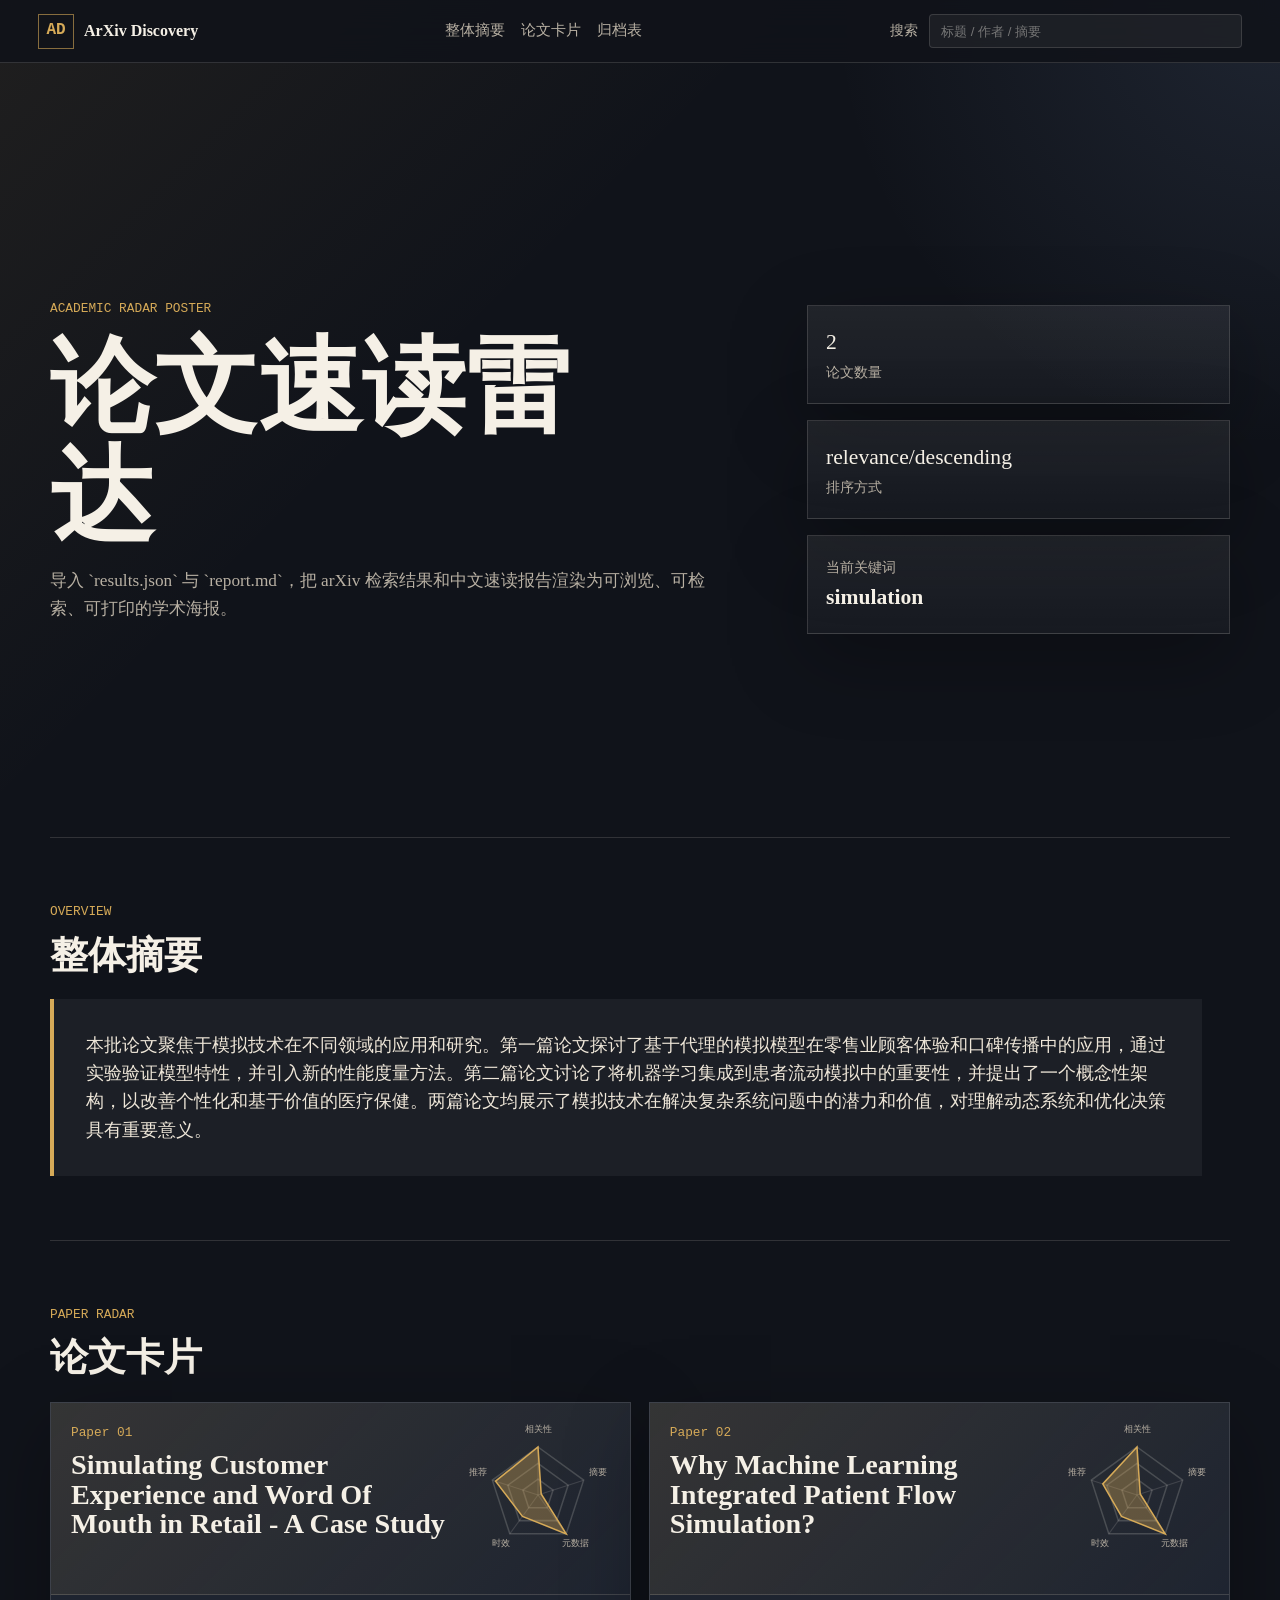
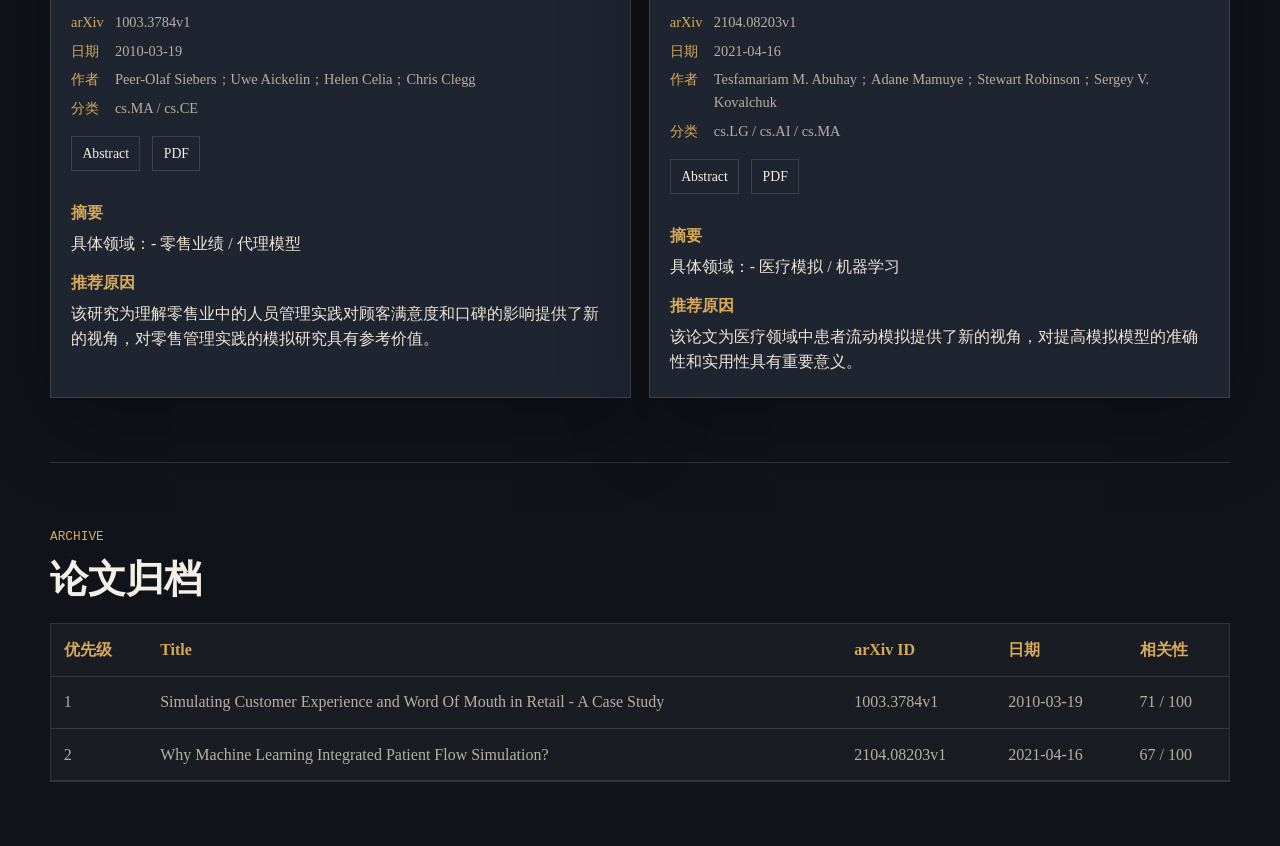
<file: runs/2-simulation/index.html>
<!doctype html>
<html lang="zh-CN">
  <head>
    <meta charset="utf-8" />
    <meta name="viewport" content="width=device-width, initial-scale=1" />
    <title>ArXiv Discovery 论文雷达</title>
    <style>
:root {
  --ink: #f5f0e6;
  --muted: #b8b0a3;
  --paper: #151820;
  --panel: #1e2430;
  --panel-2: #252b37;
  --line: rgba(245, 240, 230, 0.14);
  --gold: #d6aa58;
  --sage: #8fb7a0;
  --coral: #d88a70;
  --blue: #88a6d8;
  --shadow: 0 24px 80px rgba(0, 0, 0, 0.28);
}

* {
  box-sizing: border-box;
}

html {
  scroll-behavior: smooth;
}

body {
  margin: 0;
  background:
    linear-gradient(135deg, rgba(214, 170, 88, 0.08), transparent 36rem),
    radial-gradient(circle at top right, rgba(136, 166, 216, 0.12), transparent 28rem),
    #10131a;
  color: var(--ink);
  font-family: Georgia, "Times New Roman", "Songti SC", serif;
  line-height: 1.6;
}

a {
  color: inherit;
}

.topbar {
  position: sticky;
  top: 0;
  z-index: 20;
  display: grid;
  grid-template-columns: max-content 1fr minmax(14rem, 22rem);
  gap: 1.25rem;
  align-items: center;
  padding: 0.85rem clamp(1rem, 3vw, 2.5rem);
  border-bottom: 1px solid var(--line);
  background: rgba(16, 19, 26, 0.88);
  backdrop-filter: blur(16px);
}

.brand {
  display: inline-flex;
  gap: 0.65rem;
  align-items: center;
  text-decoration: none;
  font-weight: 700;
}

.brand-mark {
  display: grid;
  place-items: center;
  width: 2.2rem;
  height: 2.2rem;
  border: 1px solid rgba(214, 170, 88, 0.6);
  color: var(--gold);
  font-family: ui-monospace, SFMono-Regular, Menlo, monospace;
}

.nav {
  display: flex;
  gap: 1rem;
  justify-content: center;
  font-size: 0.92rem;
  color: var(--muted);
}

.nav a {
  text-decoration: none;
}

.nav a:hover {
  color: var(--gold);
}

.search-box {
  display: grid;
  grid-template-columns: max-content 1fr;
  gap: 0.7rem;
  align-items: center;
  color: var(--muted);
  font-size: 0.85rem;
}

.search-box input,
.import-panel input {
  width: 100%;
  min-width: 0;
}

.search-box input {
  border: 1px solid var(--line);
  border-radius: 4px;
  padding: 0.55rem 0.7rem;
  background: rgba(255, 255, 255, 0.05);
  color: var(--ink);
}

main {
  width: min(1180px, calc(100% - 2rem));
  margin: 0 auto;
}

.hero {
  min-height: 86vh;
  display: grid;
  grid-template-columns: minmax(0, 1.25fr) minmax(18rem, 0.75fr);
  gap: clamp(1.5rem, 4vw, 4rem);
  align-items: center;
  padding: clamp(3rem, 8vw, 7rem) 0 4rem;
}

.eyebrow {
  margin: 0 0 0.75rem;
  color: var(--gold);
  font-family: ui-monospace, SFMono-Regular, Menlo, monospace;
  font-size: 0.8rem;
  letter-spacing: 0;
  text-transform: uppercase;
}

h1,
h2,
h3 {
  margin: 0;
  line-height: 1.05;
}

h1 {
  max-width: 10ch;
  font-size: clamp(3rem, 9vw, 6.5rem);
  font-weight: 700;
}

h2 {
  font-size: clamp(1.35rem, 3vw, 2.4rem);
}

h3 {
  font-size: clamp(1.35rem, 2.2vw, 2rem);
}

.hero-text {
  max-width: 42rem;
  color: var(--muted);
  font-size: 1.08rem;
}

.import-panel {
  display: grid;
  grid-template-columns: repeat(2, minmax(0, 1fr));
  gap: 0.9rem;
  max-width: 48rem;
  margin-top: 2rem;
}

.is-exported .import-panel {
  display: none;
}

.import-panel label {
  display: grid;
  gap: 0.6rem;
  padding: 1rem;
  border: 1px solid var(--line);
  background: rgba(255, 255, 255, 0.04);
}

.import-panel span {
  color: var(--muted);
  font-size: 0.9rem;
}

.hero-dashboard {
  display: grid;
  gap: 1rem;
}

.metric,
.query-card {
  padding: 1.15rem;
  border: 1px solid var(--line);
  background: linear-gradient(180deg, rgba(255, 255, 255, 0.07), rgba(255, 255, 255, 0.03));
  box-shadow: var(--shadow);
}

.metric span,
.query-card strong {
  display: block;
  overflow-wrap: anywhere;
  color: var(--ink);
  font-size: 1.35rem;
}

.metric strong,
.query-card span {
  color: var(--muted);
  font-size: 0.85rem;
  font-weight: 400;
}

.section-band {
  padding: 4rem 0;
  border-top: 1px solid var(--line);
}

.section-heading {
  display: block;
  margin-bottom: 1.5rem;
  text-align: left;
}

.summary-block {
  max-width: 72rem;
  padding: clamp(1.25rem, 3vw, 2rem);
  border-left: 4px solid var(--gold);
  background: rgba(255, 255, 255, 0.05);
  color: #eee6d8;
  font-size: 1.1rem;
}

.paper-grid {
  display: grid;
  grid-template-columns: repeat(2, minmax(0, 1fr));
  gap: 1.1rem;
}

.paper-grid.empty {
  display: block;
  color: var(--muted);
}

.paper-card {
  border: 1px solid var(--line);
  background: var(--panel);
  box-shadow: var(--shadow);
}

.paper-card.hidden {
  display: none;
}

.paper-card-head {
  display: grid;
  grid-template-columns: minmax(0, 1fr) 9rem;
  gap: 1rem;
  align-items: start;
  padding: 1.25rem;
  border-bottom: 1px solid var(--line);
  background: linear-gradient(135deg, rgba(214, 170, 88, 0.12), transparent);
}

.paper-index {
  margin: 0 0 0.45rem;
  color: var(--gold);
  font-family: ui-monospace, SFMono-Regular, Menlo, monospace;
  font-size: 0.8rem;
}

.meta-list {
  display: grid;
  grid-template-columns: max-content 1fr;
  gap: 0.35rem 0.7rem;
  margin: 0;
  padding: 1rem 1.25rem;
  color: var(--muted);
  font-size: 0.9rem;
}

.meta-list dt {
  color: var(--gold);
}

.meta-list dd {
  margin: 0;
  overflow-wrap: anywhere;
}

.link-row {
  display: flex;
  gap: 0.75rem;
  flex-wrap: wrap;
  padding: 0 1.25rem 1rem;
}

.link-row a {
  border: 1px solid var(--line);
  padding: 0.35rem 0.65rem;
  color: var(--ink);
  text-decoration: none;
  font-size: 0.86rem;
}

.link-row a:hover {
  border-color: var(--gold);
  color: var(--gold);
}

.paper-body {
  padding: 0 1.25rem 1.35rem;
}

.paper-body h4 {
  margin: 0.8rem 0 0.35rem;
  color: var(--gold);
}

.paper-body p {
  margin: 0;
  color: #eee6d8;
}

.radar {
  width: 100%;
  height: auto;
}

.radar text {
  fill: var(--muted);
  font-size: 8px;
  font-family: ui-monospace, SFMono-Regular, Menlo, monospace;
}

.table-wrap {
  overflow-x: auto;
  border: 1px solid var(--line);
}

table {
  width: 100%;
  border-collapse: collapse;
  min-width: 46rem;
  background: rgba(255, 255, 255, 0.04);
}

th,
td {
  padding: 0.8rem;
  border-bottom: 1px solid var(--line);
  text-align: left;
  vertical-align: top;
}

th {
  color: var(--gold);
  font-weight: 600;
}

td {
  color: var(--muted);
}

mark {
  background: rgba(214, 170, 88, 0.35);
  color: var(--ink);
  padding: 0 0.1rem;
}

@media (max-width: 860px) {
  .topbar {
    grid-template-columns: 1fr;
  }

  .nav {
    justify-content: flex-start;
    overflow-x: auto;
  }

  .hero,
  .paper-grid,
  .import-panel {
    grid-template-columns: 1fr;
  }

  .paper-card-head {
    grid-template-columns: 1fr;
  }
}

@media print {
  body {
    background: #fff;
    color: #111;
  }

  .topbar,
  .import-panel,
  .search-box {
    display: none;
  }

  main {
    width: 100%;
  }

  .hero {
    min-height: auto;
  }

  .paper-card,
  .metric,
  .query-card,
  .summary-block {
    box-shadow: none;
    break-inside: avoid;
  }
}

</style>
  </head>
  <body class="is-exported">
    <header class="topbar">
      <a class="brand" href="#hero" aria-label="回到顶部">
        <span class="brand-mark">AD</span>
        <span>ArXiv Discovery</span>
      </a>
      <nav class="nav">
        <a href="#summary">整体摘要</a>
        <a href="#papers">论文卡片</a>
        <a href="#archive">归档表</a>
      </nav>
      <label class="search-box">
        <span>搜索</span>
        <input id="keywordInput" type="search" placeholder="标题 / 作者 / 摘要" />
      </label>
    </header>

    <main>
      <section id="hero" class="hero">
        <div class="hero-copy">
          <p class="eyebrow">Academic Radar Poster</p>
          <h1>论文速读雷达</h1>
          <p id="heroText" class="hero-text">
            导入 `results.json` 与 `report.md`，把 arXiv 检索结果和中文速读报告渲染为可浏览、可检索、可打印的学术海报。
          </p>
</div>
        <div class="hero-dashboard" aria-label="报告概览">
          <div class="metric">
            <span id="paperCount">0</span>
            <strong>论文数量</strong>
          </div>
          <div class="metric">
            <span id="sortValue">未导入</span>
            <strong>排序方式</strong>
          </div>
          <div class="query-card">
            <span>当前关键词</span>
            <strong id="queryValue">等待导入</strong>
          </div>
        </div>
      </section>

      <section id="summary" class="section-band">
        <div class="section-heading">
          <p class="eyebrow">Overview</p>
          <h2>整体摘要</h2>
        </div>
        <article id="overallSummary" class="summary-block">
          请先导入完整流程生成的 `results.json` 和 `report.md`。如果只有 `results.json`，页面仍会展示论文元数据，但不会显示中文摘要。
        </article>
      </section>

      <section id="papers" class="section-band">
        <div class="section-heading">
          <p class="eyebrow">Paper Radar</p>
          <h2>论文卡片</h2>
        </div>
        <div id="paperGrid" class="paper-grid empty">
          <p>尚未导入论文数据。</p>
        </div>
      </section>

      <section id="archive" class="section-band">
        <div class="section-heading">
          <p class="eyebrow">Archive</p>
          <h2>论文归档</h2>
        </div>
        <div class="table-wrap">
          <table>
            <thead>
              <tr>
                <th>优先级</th>
                <th>Title</th>
                <th>arXiv ID</th>
                <th>日期</th>
                <th>相关性</th>
              </tr>
            </thead>
            <tbody id="archiveBody">
              <tr>
                <td colspan="5">尚未导入论文数据。</td>
              </tr>
            </tbody>
          </table>
        </div>
      </section>
    </main>

    <template id="paperTemplate">
      <article class="paper-card">
        <div class="paper-card-head">
          <div>
            <p class="paper-index"></p>
            <h3></h3>
          </div>
          <div class="radar-slot"></div>
        </div>
        <dl class="meta-list"></dl>
        <div class="link-row"></div>
        <div class="paper-body">
          <h4>摘要</h4>
          <p class="paper-summary"></p>
          <h4>推荐原因</h4>
          <p class="paper-reason"></p>
        </div>
      </article>
    </template>

    <script>
window.ARXIV_DISCOVERY_DATA = {"results": {"query": "simulation", "category": null, "sort_by": "relevance", "sort_order": "descending", "requested_results": 2, "date_from": null, "date_to": null, "keywords": ["simulation"], "returned_results": 2, "papers": [{"arxiv_id": "1003.3784v1", "title": "Simulating Customer Experience and Word Of Mouth in Retail - A Case Study", "summary": "Agents offer a new and exciting way of understanding the world of work. In this paper we describe the development of agent-based simulation models, designed to help to understand the relationship between people management practices and retail performance. We report on the current development of our simulation models which includes new features concerning the evolution of customers over time. To test the features we have conducted a series of experiments dealing with customer pool sizes, standard and noise reduction modes, and the spread of customers' word of mouth. To validate and evaluate our model, we introduce new performance measure specific to retail operations. We show that by varying different parameters in our model we can simulate a range of customer experiences leading to significant differences in performance measures. Ultimately, we are interested in better understanding the impact of changes in staff behavior due to changes in store management practices. Our multi-disciplinary research team draws upon expertise from work psychologists and computer scientists. Despite the fact we are working within a relatively novel and complex domain, it is clear that intelligent agents offer potential for fostering sustainable organizational capabilities in the future.", "authors": ["Peer-Olaf Siebers", "Uwe Aickelin", "Helen Celia", "Chris Clegg"], "published": "2010-03-19T12:31:55Z", "updated": "2010-03-19T12:31:55Z", "abstract_url": "http://arxiv.org/abs/1003.3784v1", "pdf_url": "https://arxiv.org/pdf/1003.3784v1", "primary_category": "cs.MA", "categories": ["cs.MA", "cs.CE"]}, {"arxiv_id": "2104.08203v1", "title": "Why Machine Learning Integrated Patient Flow Simulation?", "summary": "Patient flow analysis can be studied from a clinical and or operational perspective using simulation. Traditional statistical methods such as stochastic distribution methods have been used to construct patient flow simulation submodels such as patient inflow, Length of Stay (LoS), Cost of Treatment (CoT) and Clinical Pathway (CP) models. However, patient inflow demonstrates seasonality, trend and variation over time. LoS, CoT and CP are significantly determined by attributes of patients and clinical and laboratory test results. For this reason, patient flow simulation models constructed using traditional statistical methods are criticized for ignoring heterogeneity and their contribution to personalized and value based healthcare. On the other hand, machine learning methods have proven to be efficient to study and predict admission rate, LoS, CoT, and CP. This paper, hence, describes why coupling machine learning with patient flow simulation is important and proposes a conceptual architecture that shows how to integrate machine learning with patient flow simulation.", "authors": ["Tesfamariam M. Abuhay", "Adane Mamuye", "Stewart Robinson", "Sergey V. Kovalchuk"], "published": "2021-04-16T16:23:17Z", "updated": "2021-04-16T16:23:17Z", "abstract_url": "http://arxiv.org/abs/2104.08203v1", "pdf_url": "https://arxiv.org/pdf/2104.08203v1", "primary_category": "cs.LG", "categories": ["cs.LG", "cs.AI", "cs.MA"]}]}, "reportText": "# arXiv Discovery：simulation\n\n- 搜索关键词：`simulation`\n- arXiv 分类：`cs.MA` / `cs.LG` / `cs.AI` / `cs.CE`\n- 排序方式：`relevance/descending`\n- 处理论文数：`2`\n- 备注：`无`\n\n## 整体摘要\n\n本批论文聚焦于模拟技术在不同领域的应用和研究。第一篇论文探讨了基于代理的模拟模型在零售业顾客体验和口碑传播中的应用，通过实验验证模型特性，并引入新的性能度量方法。第二篇论文讨论了将机器学习集成到患者流动模拟中的重要性，并提出了一个概念性架构，以改善个性化和基于价值的医疗保健。两篇论文均展示了模拟技术在解决复杂系统问题中的潜力和价值，对理解动态系统和优化决策具有重要意义。\n\n## 1. Simulating Customer Experience and Word Of Mouth in Retail - A Case Study\n\n- arXiv ID：`1003.3784v1`\n- 链接：[Abstract](https://arxiv.org/abs/1003.3784v1)，[PDF](https://arxiv.org/pdf/1003.3784v1)\n- 作者：Peer-Olaf Siebers；Uwe Aickelin；Helen Celia；Chris Clegg\n- 发布/更新：2010-03-19T12:31:55Z / 2010-03-19T12:31:55Z\n\n### 摘要\n\n**研究问题**\n\n本文旨在通过基于代理的模拟模型，理解人员管理实践与零售业绩之间的关系，并模拟顾客随时间演变对零售业绩的影响。\n\n**研究方法**\n\n研究者开发了包含顾客演变特征的代理模型，并通过一系列实验检验模型特性，涉及顾客池大小、标准和噪声降低模式以及顾客口碑的传播。为验证和评估模型，引入了特定于零售操作的新性能度量。\n\n**研究结论**\n\n① 通过改变模型中的不同参数，可以模拟一系列顾客体验，导致性能度量上显著差异。\n\n② 模型验证了人员管理实践变化对顾客行为的影响，为理解商店管理实践变化对员工行为的影响提供了见解。\n\n### 具体领域\n\n- 零售业绩 / 代理模型\n\n### 推荐原因\n\n该研究为理解零售业中的人员管理实践对顾客满意度和口碑的影响提供了新的视角，对零售管理实践的模拟研究具有参考价值。\n\n## 2. Why Machine Learning Integrated Patient Flow Simulation?\n\n- arXiv ID：`2104.08203v1`\n- 链接：[Abstract](https://arxiv.org/abs/2104.08203v1)，[PDF](https://arxiv.org/pdf/2104.08203v1)\n- 作者：Tesfamariam M. Abuhay；Adane Mamuye；Stewart Robinson；Sergey V. Kovalchuk\n- 发布/更新：2021-04-16T16:23:17Z / 2021-04-16T16:23:17Z\n\n### 摘要\n\n**研究问题**\n\n本文探讨了将机器学习集成到患者流动模拟中的重要性，并提出了一个概念性架构，以改善个性化和基于价值的医疗保健。\n\n**研究方法**\n\n论文分析了传统统计方法在构建患者流动模拟子模型中的局限性，并提出利用机器学习方法来提高患者入院率、住院时长、治疗成本和临床路径的预测效率。\n\n**研究结论**\n\n① 机器学习方法能有效预测患者流动的关键指标，提高模拟的准确性和可靠性。\n\n② 提出的概念性架构有助于整合机器学习与患者流动模拟，促进个性化医疗和价值医疗的发展。\n\n### 具体领域\n\n- 医疗模拟 / 机器学习\n\n### 推荐原因\n\n该论文为医疗领域中患者流动模拟提供了新的视角，对提高模拟模型的准确性和实用性具有重要意义。\n\n## 阅读顺序\n\n1. 首先阅读“Simulating Customer Experience and Word Of Mouth in Retail - A Case Study”，了解代理模型在零售业中的应用。\n2. 其次阅读“Why Machine Learning Integrated Patient Flow Simulation?”，探讨机器学习在医疗模拟中的集成价值。"};
</script>
<script>
const state = {
  results: null,
  reportText: "",
  parsedReport: { overall: "", papers: [] },
  mergedPapers: [],
};

const nodes = {
  resultsFile: document.querySelector("#resultsFile"),
  reportFile: document.querySelector("#reportFile"),
  keywordInput: document.querySelector("#keywordInput"),
  paperCount: document.querySelector("#paperCount"),
  sortValue: document.querySelector("#sortValue"),
  queryValue: document.querySelector("#queryValue"),
  heroText: document.querySelector("#heroText"),
  overallSummary: document.querySelector("#overallSummary"),
  paperGrid: document.querySelector("#paperGrid"),
  archiveBody: document.querySelector("#archiveBody"),
  paperTemplate: document.querySelector("#paperTemplate"),
};

if (nodes.resultsFile) {
  nodes.resultsFile.addEventListener("change", async (event) => {
    const file = event.target.files?.[0];
    if (!file) return;
    const text = await file.text();
    state.results = JSON.parse(text);
    render();
  });
}

if (nodes.reportFile) {
  nodes.reportFile.addEventListener("change", async (event) => {
    const file = event.target.files?.[0];
    if (!file) return;
    state.reportText = await file.text();
    state.parsedReport = parseReport(state.reportText);
    render();
  });
}

nodes.keywordInput.addEventListener("input", () => {
  applySearch(nodes.keywordInput.value.trim());
});

const embedded = window.ARXIV_DISCOVERY_DATA;
if (embedded?.results) {
  document.body.classList.add("is-exported");
  state.results = embedded.results;
  state.reportText = embedded.reportText || "";
  state.parsedReport = parseReport(state.reportText);
  render();
}

function parseReport(markdown) {
  const overallMatch = markdown.match(/##\s*整体摘要\s*([\s\S]*?)(?=\n##\s+\d+\.|\n##\s+阅读顺序|\n##\s+[^\n]+|$)/);
  const papers = [];
  const paperPattern = /##\s+(\d+)\.\s+(.+?)\n([\s\S]*?)(?=\n##\s+\d+\.|\n##\s+阅读顺序|$)/g;
  let match;
  while ((match = paperPattern.exec(markdown)) !== null) {
    const body = match[3];
    papers.push({
      index: Number(match[1]),
      title: match[2].trim(),
      arxivId: pick(body, /arXiv ID[：:]\s*`?([^`\n]+)`?/),
      authors: pick(body, /作者[：:]\s*([^\n]+)/),
      date: pick(body, /发布\/更新[：:]\s*([^\n]+)/),
      summary: researchSummary(body),
      reason: section(body, "推荐原因"),
    });
  }
  return {
    overall: cleanup(overallMatch?.[1] || ""),
    papers,
  };
}

function pick(text, pattern) {
  return cleanup(text.match(pattern)?.[1] || "");
}

function section(text, title) {
  const pattern = new RegExp(`###\\s*${title}\\s*([\\s\\S]*?)(?=\\n###\\s+|$)`);
  return cleanup(text.match(pattern)?.[1] || "");
}

function researchSummary(text) {
  const parts = [
    ["研究问题", section(text, "研究问题")],
    ["研究方法", section(text, "研究方法")],
    ["研究结论", section(text, "研究结论")],
    ["具体领域", section(text, "具体领域")],
  ].filter(([, value]) => value);
  return parts.map(([title, value]) => `${title}：${value}`).join("\n\n");
}

function cleanup(text) {
  return text
    .replace(/```[\s\S]*?```/g, "")
    .replace(/\[[^\]]+\]\([^)]+\)/g, (value) => value.replace(/\(([^)]+)\)/, ""))
    .replace(/\s+\n/g, "\n")
    .trim();
}

function render() {
  const results = state.results || {};
  const metadataPapers = Array.isArray(results.papers) ? results.papers : [];
  state.mergedPapers = metadataPapers.map((paper, index) => mergePaper(paper, index));

  nodes.paperCount.textContent = String(metadataPapers.length || state.parsedReport.papers.length || 0);
  nodes.sortValue.textContent = results.sort_by ? `${results.sort_by}/${results.sort_order || "descending"}` : "未导入";
  nodes.queryValue.textContent = results.query || "等待导入";
  nodes.overallSummary.textContent =
    state.parsedReport.overall ||
    (metadataPapers.length ? "已导入 arXiv 元数据。继续导入 report.md 后，将显示整体摘要和单篇推荐原因。" : "请先导入完整流程生成的 results.json 和 report.md。");

  renderPapers(state.mergedPapers.length ? state.mergedPapers : state.parsedReport.papers);
  renderArchive(state.mergedPapers);
  applySearch(nodes.keywordInput.value.trim());
}

function mergePaper(paper, index) {
  const reportPaper = state.parsedReport.papers.find((item) => samePaper(item, paper, index));
  const authors = Array.isArray(paper.authors) ? paper.authors.join("；") : paper.authors || reportPaper?.authors || "";
  return {
    index: index + 1,
    title: paper.title || reportPaper?.title || `Paper ${index + 1}`,
    arxivId: paper.arxiv_id || reportPaper?.arxivId || "",
    authors,
    date: dateOnly(paper.published || paper.updated || reportPaper?.date || ""),
    abstractUrl: paper.abstract_url || "",
    pdfUrl: paper.pdf_url || "",
    categories: paper.categories || [],
    arxivSummary: paper.summary || "",
    summary: reportPaper?.summary || "尚未导入 report.md，暂无中文摘要。",
    reason: reportPaper?.reason || "尚未导入 report.md，暂无推荐原因。",
  };
}

function samePaper(reportPaper, paper, index) {
  if (reportPaper.arxivId && paper.arxiv_id) return reportPaper.arxivId === paper.arxiv_id;
  if (reportPaper.title && paper.title) return normalize(reportPaper.title) === normalize(paper.title);
  return reportPaper.index === index + 1;
}

function normalize(value) {
  return String(value).replace(/\s+/g, " ").trim().toLowerCase();
}

function dateOnly(value) {
  return String(value).slice(0, 10) || "未知";
}

function renderPapers(papers) {
  nodes.paperGrid.innerHTML = "";
  nodes.paperGrid.classList.toggle("empty", papers.length === 0);
  if (!papers.length) {
    nodes.paperGrid.textContent = "尚未导入论文数据。";
    return;
  }

  papers.forEach((paper, index) => {
    const fragment = nodes.paperTemplate.content.cloneNode(true);
    const card = fragment.querySelector(".paper-card");
    card.dataset.search = [paper.title, paper.authors, paper.summary, paper.reason, paper.arxivSummary].join(" ").toLowerCase();
    fragment.querySelector(".paper-index").textContent = `Paper ${String(index + 1).padStart(2, "0")}`;
    fragment.querySelector("h3").textContent = paper.title;
    fragment.querySelector(".meta-list").innerHTML = metadataMarkup(paper);
    fragment.querySelector(".link-row").innerHTML = linksMarkup(paper);
    fragment.querySelector(".paper-summary").textContent = paper.summary || "暂无摘要。";
    fragment.querySelector(".paper-reason").textContent = paper.reason || "暂无推荐原因。";
    fragment.querySelector(".radar-slot").innerHTML = radarSvg(scorePaper(paper));
    nodes.paperGrid.appendChild(fragment);
  });
}

function metadataMarkup(paper) {
  return [
    ["arXiv", paper.arxivId || "未知"],
    ["日期", paper.date || "未知"],
    ["作者", paper.authors || "未知"],
    ["分类", Array.isArray(paper.categories) ? paper.categories.join(" / ") : "未知"],
  ]
    .map(([key, value]) => `<dt>${escapeHtml(key)}</dt><dd>${escapeHtml(value)}</dd>`)
    .join("");
}

function linksMarkup(paper) {
  const links = [];
  if (paper.abstractUrl) links.push(`<a href="${escapeAttribute(paper.abstractUrl)}" target="_blank" rel="noreferrer">Abstract</a>`);
  if (paper.pdfUrl) links.push(`<a href="${escapeAttribute(paper.pdfUrl)}" target="_blank" rel="noreferrer">PDF</a>`);
  return links.join("") || "<span>暂无链接</span>";
}

function scorePaper(paper) {
  const query = normalize(state.results?.query || "");
  const text = normalize([paper.title, paper.arxivSummary, paper.summary].join(" "));
  const tokens = query.split(/\s+/).filter(Boolean);
  const matched = tokens.filter((token) => text.includes(token)).length;
  const relevance = tokens.length ? Math.round((matched / tokens.length) * 100) : 70;
  const summaryDepth = Math.min(100, Math.round(((paper.summary || "").length / 260) * 100));
  const metadata = [paper.title, paper.authors, paper.date, paper.abstractUrl, paper.pdfUrl].filter(Boolean).length * 20;
  const freshness = freshnessScore(paper.date);
  const readability = Math.min(100, Math.round(((paper.reason || "").length / 60) * 100));
  return [
    ["相关性", clamp(relevance)],
    ["摘要", clamp(summaryDepth)],
    ["元数据", clamp(metadata)],
    ["时效", clamp(freshness)],
    ["推荐", clamp(readability)],
  ];
}

function freshnessScore(dateText) {
  const time = Date.parse(dateText);
  if (Number.isNaN(time)) return 55;
  const days = (Date.now() - time) / 86400000;
  if (days <= 30) return 100;
  if (days <= 365) return 85;
  if (days <= 1095) return 70;
  return 55;
}

function clamp(value) {
  return Math.max(0, Math.min(100, value));
}

function radarSvg(scores) {
  const size = 132;
  const center = size / 2;
  const radius = 44;
  const points = scores.map(([, score], index) => point(center, radius * (score / 100), index, scores.length));
  const grid = [0.33, 0.66, 1]
    .map((scale) => polygon(scores.map((_, index) => point(center, radius * scale, index, scores.length)), "none", "rgba(245,240,230,.18)"))
    .join("");
  const axes = scores
    .map(([label], index) => {
      const end = point(center, radius, index, scores.length);
      const labelPoint = point(center, radius + 14, index, scores.length);
      return `<line x1="${center}" y1="${center}" x2="${end.x}" y2="${end.y}" stroke="rgba(245,240,230,.14)" /><text x="${labelPoint.x}" y="${labelPoint.y}" text-anchor="middle">${label}</text>`;
    })
    .join("");
  return `<svg class="radar" viewBox="0 0 ${size} ${size}" role="img" aria-label="论文雷达评分">${grid}${axes}${polygon(points, "rgba(214,170,88,.35)", "#d6aa58")}</svg>`;
}

function point(center, radius, index, total) {
  const angle = -Math.PI / 2 + (Math.PI * 2 * index) / total;
  return {
    x: Number((center + Math.cos(angle) * radius).toFixed(2)),
    y: Number((center + Math.sin(angle) * radius).toFixed(2)),
  };
}

function polygon(points, fill, stroke) {
  const value = points.map((item) => `${item.x},${item.y}`).join(" ");
  return `<polygon points="${value}" fill="${fill}" stroke="${stroke}" stroke-width="1.4" />`;
}

function renderArchive(papers) {
  if (!papers.length) {
    nodes.archiveBody.innerHTML = `<tr><td colspan="5">尚未导入论文数据。</td></tr>`;
    return;
  }
  nodes.archiveBody.innerHTML = papers
    .map((paper, index) => {
      const score = average(scorePaper(paper).map((item) => item[1]));
      return `<tr><td>${index + 1}</td><td>${escapeHtml(paper.title)}</td><td>${escapeHtml(paper.arxivId)}</td><td>${escapeHtml(paper.date)}</td><td>${score} / 100</td></tr>`;
    })
    .join("");
}

function average(values) {
  return Math.round(values.reduce((sum, value) => sum + value, 0) / values.length);
}

function applySearch(keyword) {
  const normalized = keyword.toLowerCase();
  document.querySelectorAll(".paper-card").forEach((card) => {
    const matched = !normalized || card.dataset.search.includes(normalized);
    card.classList.toggle("hidden", !matched);
  });
}

function escapeHtml(value) {
  return String(value)
    .replaceAll("&", "&amp;")
    .replaceAll("<", "&lt;")
    .replaceAll(">", "&gt;")
    .replaceAll('"', "&quot;")
    .replaceAll("'", "&#039;");
}

function escapeAttribute(value) {
  return escapeHtml(value).replaceAll("`", "&#096;");
}

</script>
  </body>
</html>
</file>
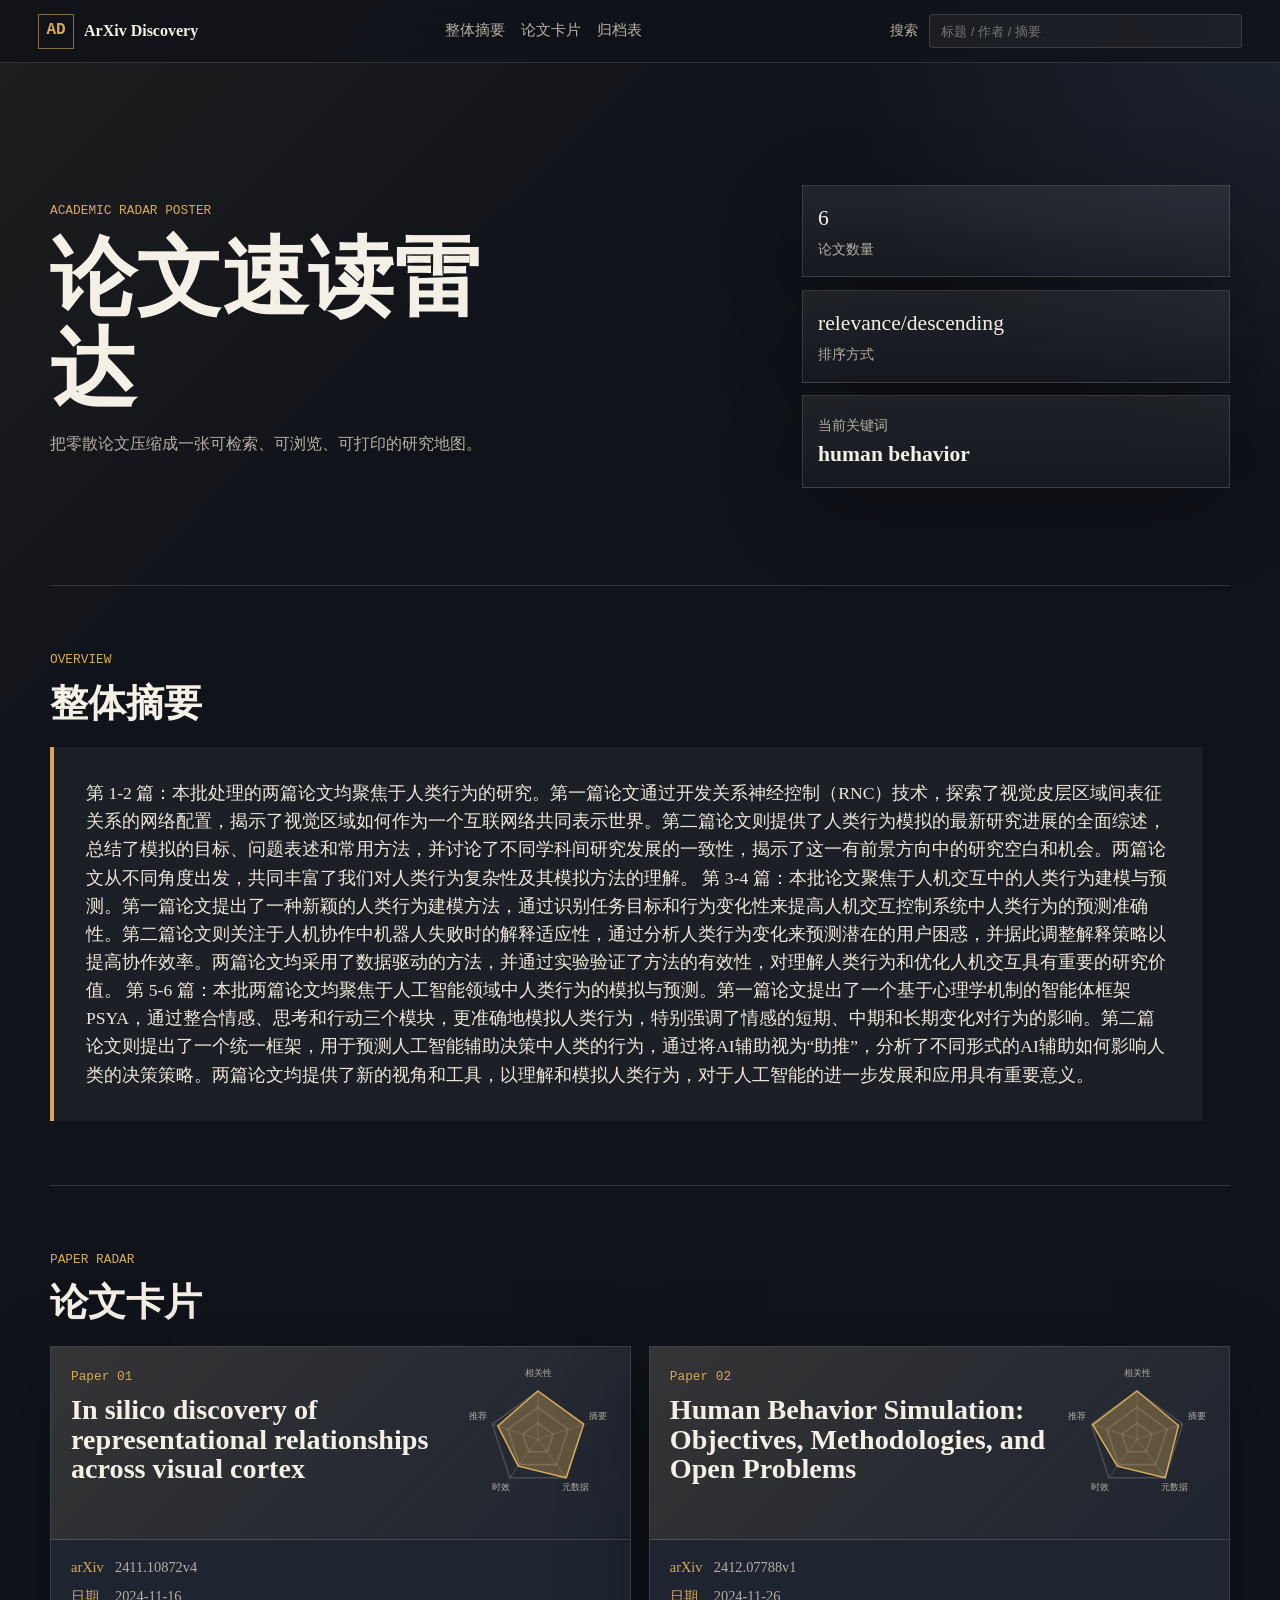
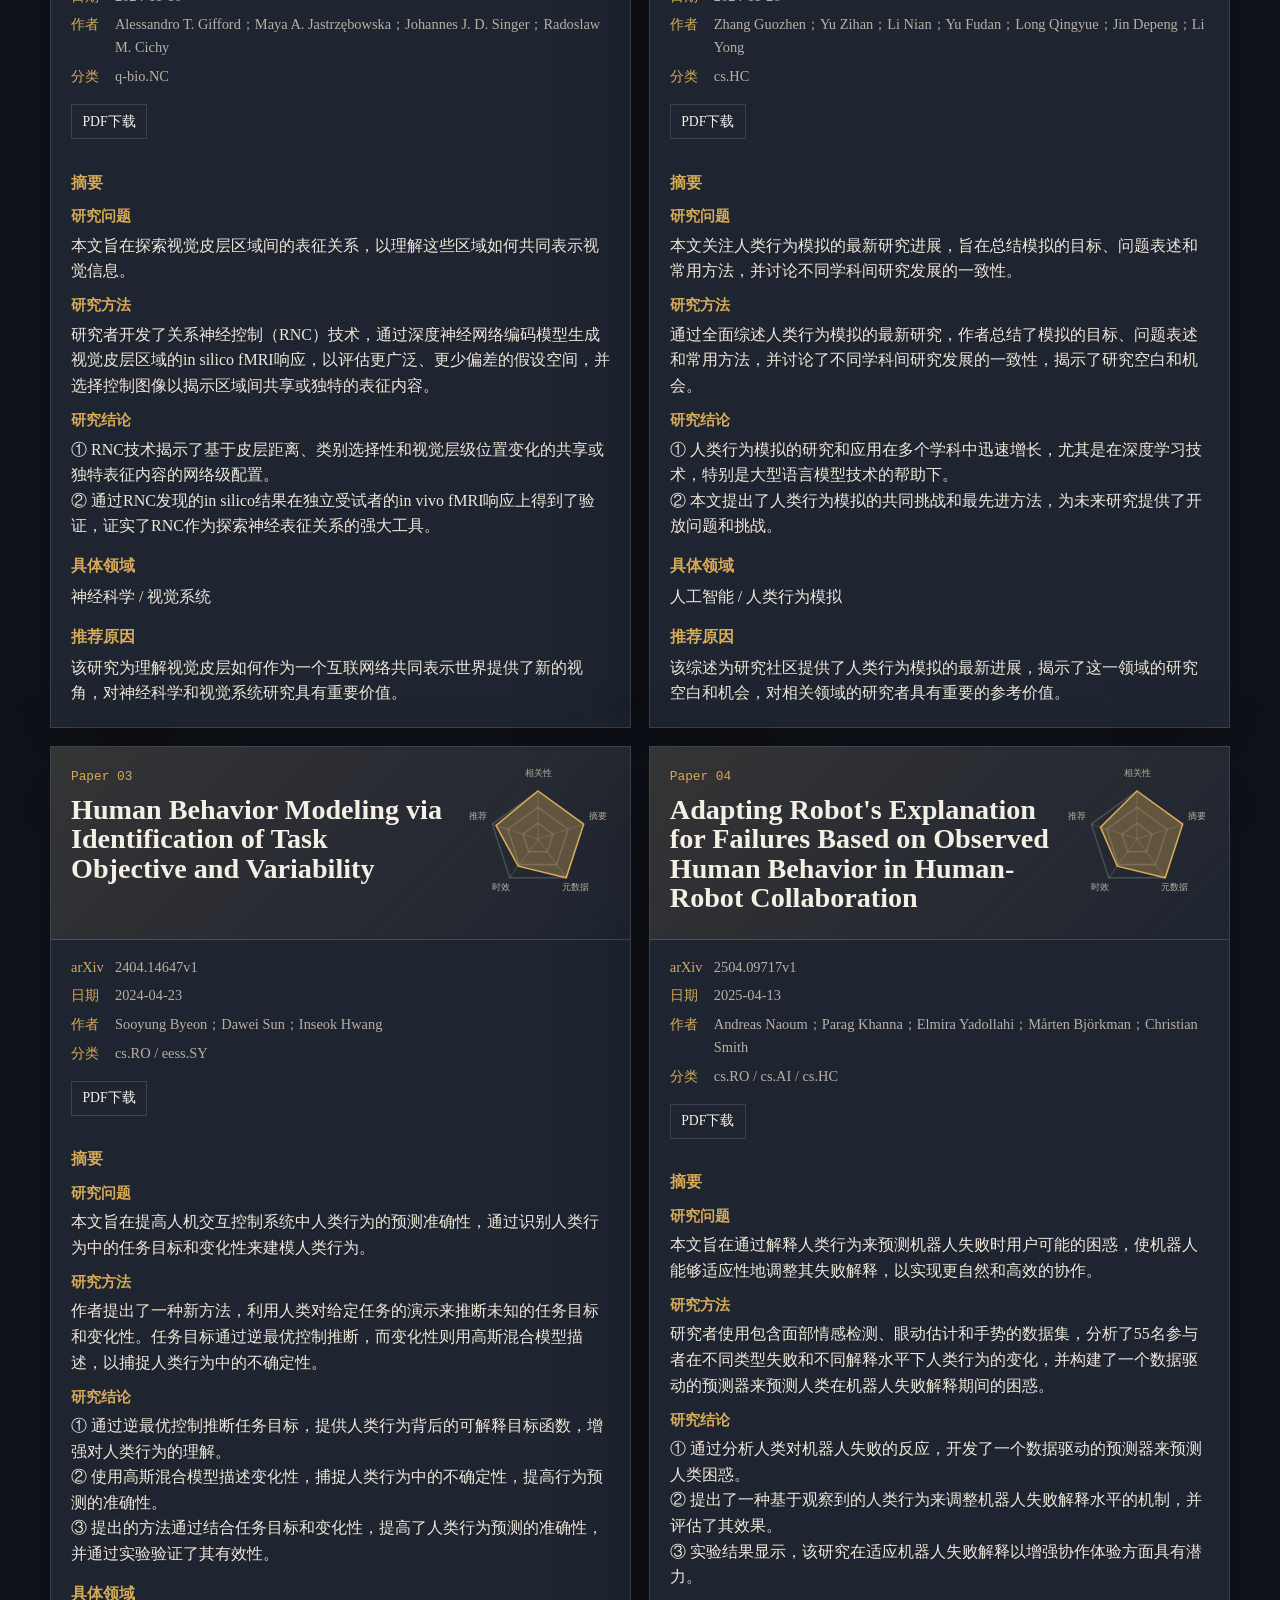
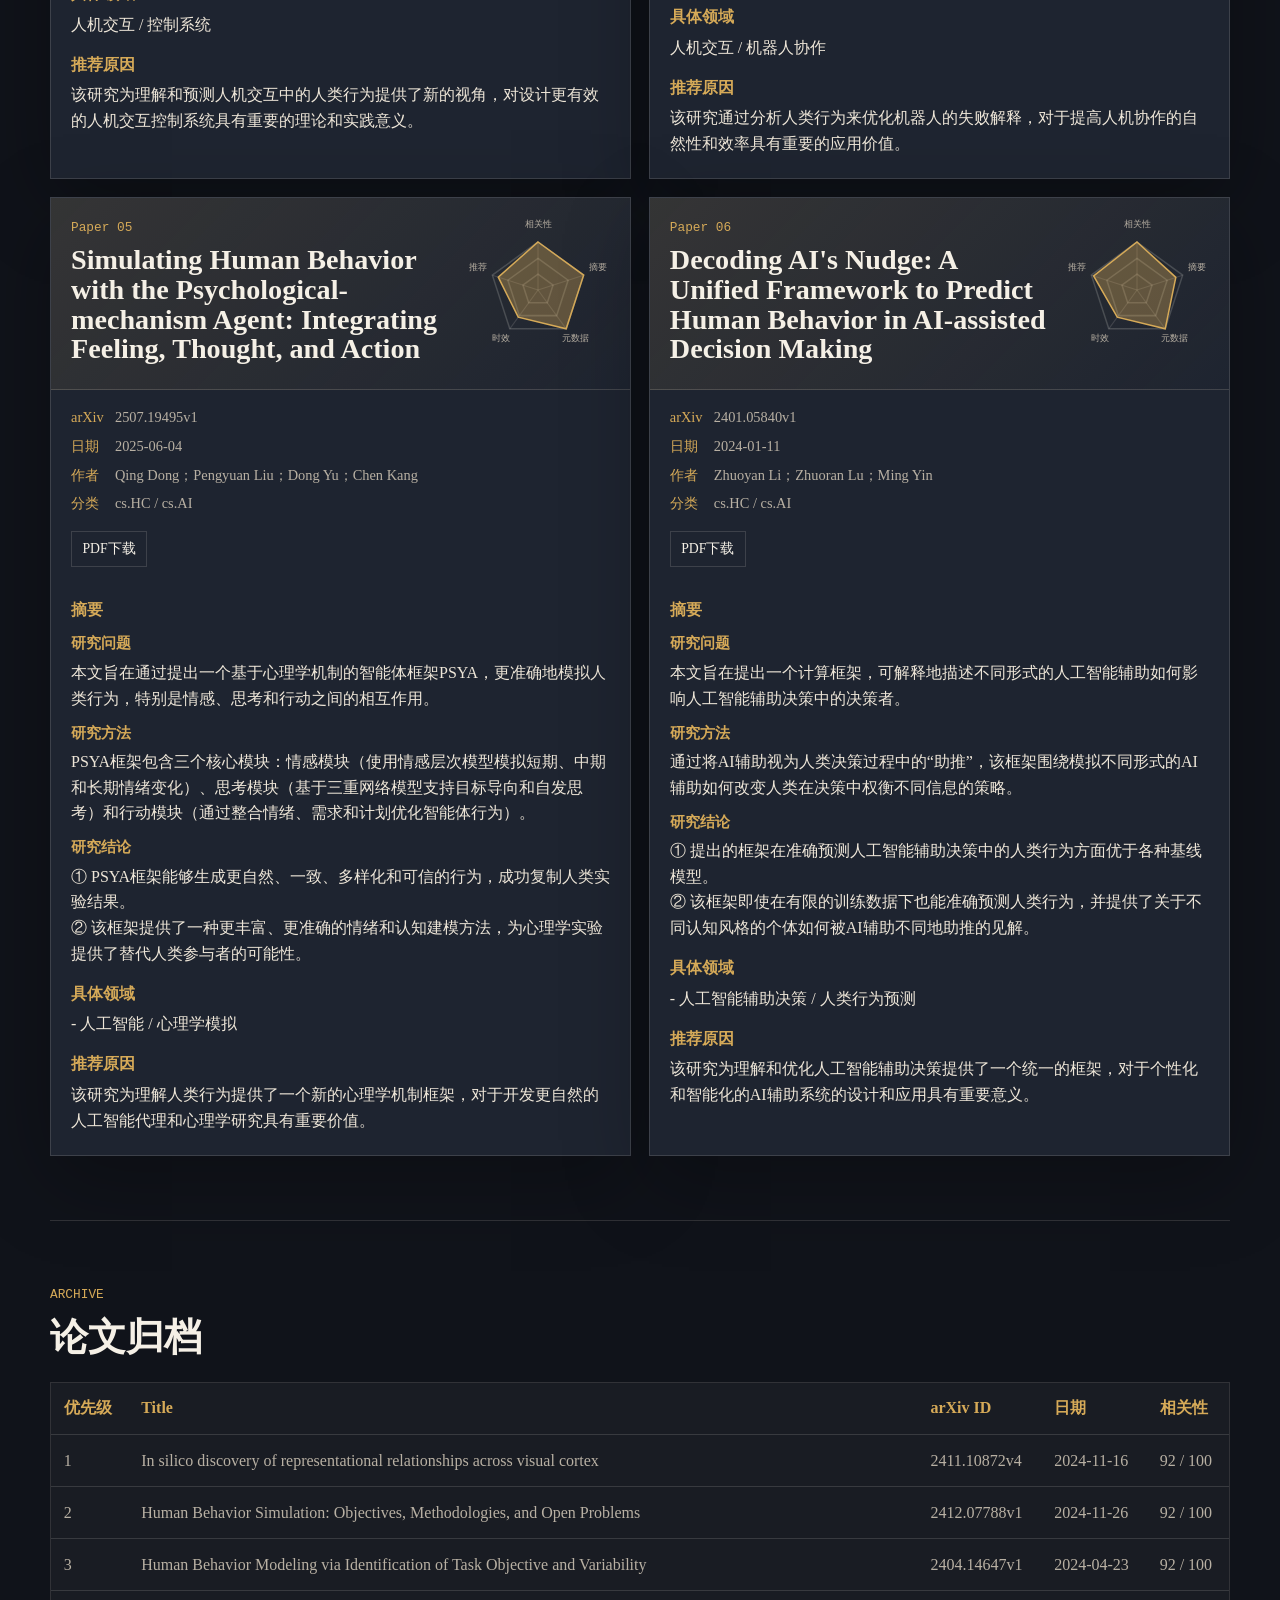
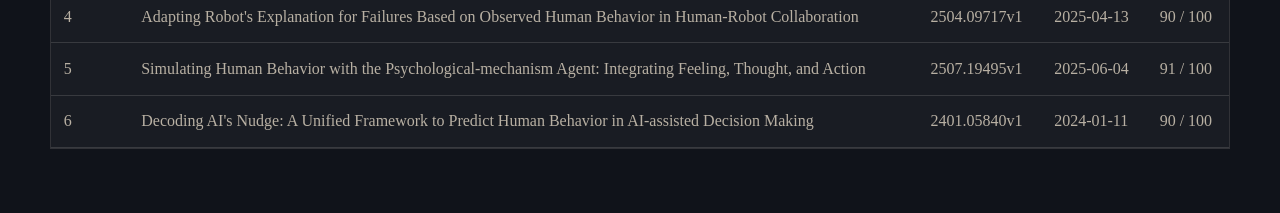
<file: runs/6-3-human-behavior/index.html>
<!doctype html>
<html lang="zh-CN">
  <head>
    <meta charset="utf-8" />
    <meta name="viewport" content="width=device-width, initial-scale=1" />
    <title>ArXiv Discovery 论文雷达</title>
    <style>
:root {
  --ink: #f5f0e6;
  --muted: #b8b0a3;
  --paper: #151820;
  --panel: #1e2430;
  --panel-2: #252b37;
  --line: rgba(245, 240, 230, 0.14);
  --gold: #d6aa58;
  --sage: #8fb7a0;
  --coral: #d88a70;
  --blue: #88a6d8;
  --shadow: 0 24px 80px rgba(0, 0, 0, 0.28);
}

* {
  box-sizing: border-box;
}

html {
  scroll-behavior: smooth;
}

body {
  margin: 0;
  background:
    linear-gradient(135deg, rgba(214, 170, 88, 0.08), transparent 36rem),
    radial-gradient(circle at top right, rgba(136, 166, 216, 0.12), transparent 28rem),
    #10131a;
  color: var(--ink);
  font-family: Georgia, "Times New Roman", "Songti SC", serif;
  line-height: 1.6;
}

a {
  color: inherit;
}

.topbar {
  position: sticky;
  top: 0;
  z-index: 20;
  display: grid;
  grid-template-columns: max-content 1fr minmax(14rem, 22rem);
  gap: 1.25rem;
  align-items: center;
  padding: 0.85rem clamp(1rem, 3vw, 2.5rem);
  border-bottom: 1px solid var(--line);
  background: rgba(16, 19, 26, 0.88);
  backdrop-filter: blur(16px);
}

.brand {
  display: inline-flex;
  gap: 0.65rem;
  align-items: center;
  text-decoration: none;
  font-weight: 700;
}

.brand-mark {
  display: grid;
  place-items: center;
  width: 2.2rem;
  height: 2.2rem;
  border: 1px solid rgba(214, 170, 88, 0.6);
  color: var(--gold);
  font-family: ui-monospace, SFMono-Regular, Menlo, monospace;
}

.nav {
  display: flex;
  gap: 1rem;
  justify-content: center;
  font-size: 0.92rem;
  color: var(--muted);
}

.nav a {
  text-decoration: none;
}

.nav a:hover {
  color: var(--gold);
}

.search-box {
  display: grid;
  grid-template-columns: max-content 1fr;
  gap: 0.7rem;
  align-items: center;
  color: var(--muted);
  font-size: 0.85rem;
}

.search-box input,
.import-panel input {
  width: 100%;
  min-width: 0;
}

.search-box input {
  border: 1px solid var(--line);
  border-radius: 4px;
  padding: 0.55rem 0.7rem;
  background: rgba(255, 255, 255, 0.05);
  color: var(--ink);
}

main {
  width: min(1180px, calc(100% - 2rem));
  margin: 0 auto;
}

.hero {
  min-height: 58vh;
  display: grid;
  grid-template-columns: minmax(0, 1.25fr) minmax(18rem, 0.75fr);
  gap: clamp(1.25rem, 3vw, 3rem);
  align-items: center;
  padding: clamp(2rem, 5vw, 4rem) 0 2.5rem;
}

.eyebrow {
  margin: 0 0 0.75rem;
  color: var(--gold);
  font-family: ui-monospace, SFMono-Regular, Menlo, monospace;
  font-size: 0.8rem;
  letter-spacing: 0;
  text-transform: uppercase;
}

h1,
h2,
h3 {
  margin: 0;
  line-height: 1.05;
}

h1 {
  max-width: 10ch;
  font-size: clamp(2.7rem, 7vw, 5.4rem);
  font-weight: 700;
}

h2 {
  font-size: clamp(1.35rem, 3vw, 2.4rem);
}

h3 {
  font-size: clamp(1.35rem, 2.2vw, 2rem);
}

.hero-text {
  max-width: 38rem;
  color: var(--muted);
  font-size: 1rem;
}

.import-panel {
  display: grid;
  grid-template-columns: repeat(2, minmax(0, 1fr));
  gap: 0.9rem;
  max-width: 48rem;
  margin-top: 2rem;
}

.is-exported .import-panel {
  display: none;
}

.import-panel label {
  display: grid;
  gap: 0.6rem;
  padding: 1rem;
  border: 1px solid var(--line);
  background: rgba(255, 255, 255, 0.04);
}

.import-panel span {
  color: var(--muted);
  font-size: 0.9rem;
}

.hero-dashboard {
  display: grid;
  gap: 0.8rem;
}

.metric,
.query-card {
  padding: 0.95rem;
  border: 1px solid var(--line);
  background: linear-gradient(180deg, rgba(255, 255, 255, 0.07), rgba(255, 255, 255, 0.03));
  box-shadow: var(--shadow);
}

.metric span,
.query-card strong {
  display: block;
  overflow-wrap: anywhere;
  color: var(--ink);
  font-size: 1.35rem;
}

.metric strong,
.query-card span {
  color: var(--muted);
  font-size: 0.85rem;
  font-weight: 400;
}

.section-band {
  padding: 4rem 0;
  border-top: 1px solid var(--line);
}

.section-heading {
  display: block;
  margin-bottom: 1.5rem;
  text-align: left;
}

.summary-block {
  max-width: 72rem;
  padding: clamp(1.25rem, 3vw, 2rem);
  border-left: 4px solid var(--gold);
  background: rgba(255, 255, 255, 0.05);
  color: #eee6d8;
  font-size: 1.1rem;
}

.paper-grid {
  display: grid;
  grid-template-columns: repeat(2, minmax(0, 1fr));
  gap: 1.1rem;
}

.paper-grid.empty {
  display: block;
  color: var(--muted);
}

.paper-card {
  border: 1px solid var(--line);
  background: var(--panel);
  box-shadow: var(--shadow);
}

.paper-card.hidden {
  display: none;
}

.paper-card-head {
  display: grid;
  grid-template-columns: minmax(0, 1fr) 9rem;
  gap: 1rem;
  align-items: start;
  padding: 1.25rem;
  border-bottom: 1px solid var(--line);
  background: linear-gradient(135deg, rgba(214, 170, 88, 0.12), transparent);
}

.paper-index {
  margin: 0 0 0.45rem;
  color: var(--gold);
  font-family: ui-monospace, SFMono-Regular, Menlo, monospace;
  font-size: 0.8rem;
}

.meta-list {
  display: grid;
  grid-template-columns: max-content 1fr;
  gap: 0.35rem 0.7rem;
  margin: 0;
  padding: 1rem 1.25rem;
  color: var(--muted);
  font-size: 0.9rem;
}

.meta-list dt {
  color: var(--gold);
}

.meta-list dd {
  margin: 0;
  overflow-wrap: anywhere;
}

.link-row {
  display: flex;
  gap: 0.75rem;
  flex-wrap: wrap;
  padding: 0 1.25rem 1rem;
}

.link-row a {
  border: 1px solid var(--line);
  padding: 0.35rem 0.65rem;
  color: var(--ink);
  text-decoration: none;
  font-size: 0.86rem;
}

.link-row a:hover {
  border-color: var(--gold);
  color: var(--gold);
}

.paper-body {
  padding: 0 1.25rem 1.35rem;
}

.paper-body h4 {
  margin: 0.9rem 0 0.35rem;
  color: var(--gold);
  font-size: 0.98rem;
}

.paper-body p {
  margin: 0;
  color: #eee6d8;
  white-space: normal;
}

.summary-item {
  margin: 0.65rem 0;
}

.summary-item strong {
  display: block;
  margin-bottom: 0.25rem;
  color: var(--gold);
  font-size: 0.92rem;
}

.radar {
  width: 100%;
  height: auto;
}

.radar text {
  fill: var(--muted);
  font-size: 8px;
  font-family: ui-monospace, SFMono-Regular, Menlo, monospace;
}

.table-wrap {
  overflow-x: auto;
  border: 1px solid var(--line);
}

table {
  width: 100%;
  border-collapse: collapse;
  min-width: 46rem;
  background: rgba(255, 255, 255, 0.04);
}

th,
td {
  padding: 0.8rem;
  border-bottom: 1px solid var(--line);
  text-align: left;
  vertical-align: top;
}

th {
  color: var(--gold);
  font-weight: 600;
}

td {
  color: var(--muted);
}

mark {
  background: rgba(214, 170, 88, 0.35);
  color: var(--ink);
  padding: 0 0.1rem;
}

@media (max-width: 860px) {
  .topbar {
    grid-template-columns: 1fr;
  }

  .nav {
    justify-content: flex-start;
    overflow-x: auto;
  }

  .hero,
  .paper-grid,
  .import-panel {
    grid-template-columns: 1fr;
  }

  .paper-card-head {
    grid-template-columns: 1fr;
  }
}

@media print {
  body {
    background: #fff;
    color: #111;
  }

  .topbar,
  .import-panel,
  .search-box {
    display: none;
  }

  main {
    width: 100%;
  }

  .hero {
    min-height: auto;
  }

  .paper-card,
  .metric,
  .query-card,
  .summary-block {
    box-shadow: none;
    break-inside: avoid;
  }
}

</style>
  </head>
  <body class="is-exported">
    <header class="topbar">
      <a class="brand" href="#hero" aria-label="回到顶部">
        <span class="brand-mark">AD</span>
        <span>ArXiv Discovery</span>
      </a>
      <nav class="nav">
        <a href="#summary">整体摘要</a>
        <a href="#papers">论文卡片</a>
        <a href="#archive">归档表</a>
      </nav>
      <label class="search-box">
        <span>搜索</span>
        <input id="keywordInput" type="search" placeholder="标题 / 作者 / 摘要" />
      </label>
    </header>

    <main>
      <section id="hero" class="hero">
        <div class="hero-copy">
          <p class="eyebrow">Academic Radar Poster</p>
          <h1>论文速读雷达</h1>
          <p id="heroText" class="hero-text">
            把零散论文压缩成一张可检索、可浏览、可打印的研究地图。
          </p>
</div>
        <div class="hero-dashboard" aria-label="报告概览">
          <div class="metric">
            <span id="paperCount">0</span>
            <strong>论文数量</strong>
          </div>
          <div class="metric">
            <span id="sortValue">未导入</span>
            <strong>排序方式</strong>
          </div>
          <div class="query-card">
            <span>当前关键词</span>
            <strong id="queryValue">等待导入</strong>
          </div>
        </div>
      </section>

      <section id="summary" class="section-band">
        <div class="section-heading">
          <p class="eyebrow">Overview</p>
          <h2>整体摘要</h2>
        </div>
        <article id="overallSummary" class="summary-block">
          请先导入完整流程生成的 `results.json` 和 `report.md`。如果只有 `results.json`，页面仍会展示论文元数据，但不会显示中文摘要。
        </article>
      </section>

      <section id="papers" class="section-band">
        <div class="section-heading">
          <p class="eyebrow">Paper Radar</p>
          <h2>论文卡片</h2>
        </div>
        <div id="paperGrid" class="paper-grid empty">
          <p>尚未导入论文数据。</p>
        </div>
      </section>

      <section id="archive" class="section-band">
        <div class="section-heading">
          <p class="eyebrow">Archive</p>
          <h2>论文归档</h2>
        </div>
        <div class="table-wrap">
          <table>
            <thead>
              <tr>
                <th>优先级</th>
                <th>Title</th>
                <th>arXiv ID</th>
                <th>日期</th>
                <th>相关性</th>
              </tr>
            </thead>
            <tbody id="archiveBody">
              <tr>
                <td colspan="5">尚未导入论文数据。</td>
              </tr>
            </tbody>
          </table>
        </div>
      </section>
    </main>

    <template id="paperTemplate">
      <article class="paper-card">
        <div class="paper-card-head">
          <div>
            <p class="paper-index"></p>
            <h3></h3>
          </div>
          <div class="radar-slot"></div>
        </div>
        <dl class="meta-list"></dl>
        <div class="link-row"></div>
        <div class="paper-body">
          <div class="paper-summary"></div>
          <div class="paper-field"></div>
          <div class="paper-reason"></div>
        </div>
      </article>
    </template>

    <script>
window.ARXIV_DISCOVERY_DATA = {"results": {"query": "human behavior", "category": null, "sort_by": "relevance", "sort_order": "descending", "requested_results": 6, "date_from": "2023-05-01", "date_to": "2026-04-30", "keywords": ["human behavior"], "returned_results": 6, "papers": [{"arxiv_id": "2411.10872v4", "title": "In silico discovery of representational relationships across visual cortex", "summary": "Now published in Nature Human Behavior doi: https://doi.org/10.1038/s41562-025-02252-z Human vision is mediated by a complex interconnected network of cortical brain areas that jointly represent visual information. While these areas are increasingly understood in isolation, their representational relationships remain elusive. Here we developed relational neural control (RNC), and used it to investigate the representational relationships for univariate and multivariate fMRI responses of areas across visual cortex. Through RNC we generated and explored in silico fMRI responses for large amounts of images, discovering controlling images that align or disentangle responses across areas, thus indicating their shared or unique representational content. This revealed a typical network-level configuration of representational relationships in which shared or unique representational content varied based on cortical distance, categorical selectivity, and position within the visual hierarchy. Closing the empirical cycle, we validated the in silico discoveries on in vivo fMRI responses from independent subjects. Together, this reveals how visual areas jointly represent the world as an interconnected network.", "authors": ["Alessandro T. Gifford", "Maya A. Jastrzębowska", "Johannes J. D. Singer", "Radoslaw M. Cichy"], "published": "2024-11-16T19:36:30Z", "updated": "2025-06-25T10:50:27Z", "abstract_url": "http://arxiv.org/abs/2411.10872v4", "pdf_url": "https://arxiv.org/pdf/2411.10872v4", "primary_category": "q-bio.NC", "categories": ["q-bio.NC"]}, {"arxiv_id": "2412.07788v1", "title": "Human Behavior Simulation: Objectives, Methodologies, and Open Problems", "summary": "In recent years, human behavior simulation has drawn increasing attention from both academia and industry. The reasons fall into two aspects. First, simulation serves as a critical tool for understanding human behaviors, which has become one of the most important research topics in the history. Second, researchers have gradually reached a consensus that simulation, especially human behavior simulation, is critical for real-world decision-making systems. As a result, lots of human behavior simulation research and applications have sprung up across numerous disciplines in the past few years. In addition to the traditional methods, such as building mathematical and physical models, leveraging the recent advances of deep learning techniques -- especially the nascent Large Language Model technology -- for accurate human behavior simulation has also been one of the hottest research topics. In this study, we provide a comprehensive review of the latest research advancements in human behavior simulation. We summarize the objectives, problem formulations, and commonly used methods and discuss the consistency in the development of related research in different disciplines, which reveals the gaps and opportunities for high-impact research in this promising direction.", "authors": ["Zhang Guozhen", "Yu Zihan", "Li Nian", "Yu Fudan", "Long Qingyue", "Jin Depeng", "Li Yong"], "published": "2024-11-26T05:33:38Z", "updated": "2024-11-26T05:33:38Z", "abstract_url": "http://arxiv.org/abs/2412.07788v1", "pdf_url": "https://arxiv.org/pdf/2412.07788v1", "primary_category": "cs.HC", "categories": ["cs.HC"]}, {"arxiv_id": "2404.14647v1", "title": "Human Behavior Modeling via Identification of Task Objective and Variability", "summary": "Human behavior modeling is important for the design and implementation of human-automation interactive control systems. In this context, human behavior refers to a human's control input to systems. We propose a novel method for human behavior modeling that uses human demonstrations for a given task to infer the unknown task objective and the variability. The task objective represents the human's intent or desire. It can be inferred by the inverse optimal control and improve the understanding of human behavior by providing an explainable objective function behind the given human behavior. Meanwhile, the variability denotes the intrinsic uncertainty in human behavior. It can be described by a Gaussian mixture model and capture the uncertainty in human behavior which cannot be encoded by the task objective. The proposed method can improve the prediction accuracy of human behavior by leveraging both task objective and variability. The proposed method is demonstrated through human-subject experiments using an illustrative quadrotor remote control example.", "authors": ["Sooyung Byeon", "Dawei Sun", "Inseok Hwang"], "published": "2024-04-23T00:50:32Z", "updated": "2024-04-23T00:50:32Z", "abstract_url": "http://arxiv.org/abs/2404.14647v1", "pdf_url": "https://arxiv.org/pdf/2404.14647v1", "primary_category": "cs.RO", "categories": ["cs.RO", "eess.SY"]}, {"arxiv_id": "2504.09717v1", "title": "Adapting Robot's Explanation for Failures Based on Observed Human Behavior in Human-Robot Collaboration", "summary": "This work aims to interpret human behavior to anticipate potential user confusion when a robot provides explanations for failure, allowing the robot to adapt its explanations for more natural and efficient collaboration. Using a dataset that included facial emotion detection, eye gaze estimation, and gestures from 55 participants in a user study, we analyzed how human behavior changed in response to different types of failures and varying explanation levels. Our goal is to assess whether human collaborators are ready to accept less detailed explanations without inducing confusion. We formulate a data-driven predictor to predict human confusion during robot failure explanations. We also propose and evaluate a mechanism, based on the predictor, to adapt the explanation level according to observed human behavior. The promising results from this evaluation indicate the potential of this research in adapting a robot's explanations for failures to enhance the collaborative experience.", "authors": ["Andreas Naoum", "Parag Khanna", "Elmira Yadollahi", "Mårten Björkman", "Christian Smith"], "published": "2025-04-13T20:49:43Z", "updated": "2025-04-13T20:49:43Z", "abstract_url": "http://arxiv.org/abs/2504.09717v1", "pdf_url": "https://arxiv.org/pdf/2504.09717v1", "primary_category": "cs.RO", "categories": ["cs.RO", "cs.AI", "cs.HC"]}, {"arxiv_id": "2507.19495v1", "title": "Simulating Human Behavior with the Psychological-mechanism Agent: Integrating Feeling, Thought, and Action", "summary": "Generative agents have made significant progress in simulating human behavior, but existing frameworks often simplify emotional modeling and focus primarily on specific tasks, limiting the authenticity of the simulation. Our work proposes the Psychological-mechanism Agent (PSYA) framework, based on the Cognitive Triangle (Feeling-Thought-Action), designed to more accurately simulate human behavior. The PSYA consists of three core modules: the Feeling module (using a layer model of affect to simulate changes in short-term, medium-term, and long-term emotions), the Thought module (based on the Triple Network Model to support goal-directed and spontaneous thinking), and the Action module (optimizing agent behavior through the integration of emotions, needs and plans). To evaluate the framework's effectiveness, we conducted daily life simulations and extended the evaluation metrics to self-influence, one-influence, and group-influence, selection five classic psychological experiments for simulation. The results show that the PSYA framework generates more natural, consistent, diverse, and credible behaviors, successfully replicating human experimental outcomes. Our work provides a richer and more accurate emotional and cognitive modeling approach for generative agents and offers an alternative to human participants in psychological experiments.", "authors": ["Qing Dong", "Pengyuan Liu", "Dong Yu", "Chen Kang"], "published": "2025-06-04T02:12:17Z", "updated": "2025-06-04T02:12:17Z", "abstract_url": "http://arxiv.org/abs/2507.19495v1", "pdf_url": "https://arxiv.org/pdf/2507.19495v1", "primary_category": "cs.HC", "categories": ["cs.HC", "cs.AI"]}, {"arxiv_id": "2401.05840v1", "title": "Decoding AI's Nudge: A Unified Framework to Predict Human Behavior in AI-assisted Decision Making", "summary": "With the rapid development of AI-based decision aids, different forms of AI assistance have been increasingly integrated into the human decision making processes. To best support humans in decision making, it is essential to quantitatively understand how diverse forms of AI assistance influence humans' decision making behavior. To this end, much of the current research focuses on the end-to-end prediction of human behavior using ``black-box'' models, often lacking interpretations of the nuanced ways in which AI assistance impacts the human decision making process. Meanwhile, methods that prioritize the interpretability of human behavior predictions are often tailored for one specific form of AI assistance, making adaptations to other forms of assistance difficult. In this paper, we propose a computational framework that can provide an interpretable characterization of the influence of different forms of AI assistance on decision makers in AI-assisted decision making. By conceptualizing AI assistance as the ``{\\em nudge}'' in human decision making processes, our approach centers around modelling how different forms of AI assistance modify humans' strategy in weighing different information in making their decisions. Evaluations on behavior data collected from real human decision makers show that the proposed framework outperforms various baselines in accurately predicting human behavior in AI-assisted decision making. Based on the proposed framework, we further provide insights into how individuals with different cognitive styles are nudged by AI assistance differently.", "authors": ["Zhuoyan Li", "Zhuoran Lu", "Ming Yin"], "published": "2024-01-11T11:22:36Z", "updated": "2024-01-11T11:22:36Z", "abstract_url": "http://arxiv.org/abs/2401.05840v1", "pdf_url": "https://arxiv.org/pdf/2401.05840v1", "primary_category": "cs.HC", "categories": ["cs.HC", "cs.AI"]}]}, "reportText": "# arXiv Discovery：human behavior\n\n- 搜索关键词：`human behavior`\n- arXiv 分类：`q-bio.NC / cs.HC / cs.RO`\n- 排序方式：`relevance/descending`\n- 处理论文数：`6`\n- 备注：`摘要按每批 2 篇分批生成，并合并为本报告。`\n\n## 整体摘要\n\n第 1-2 篇：本批处理的两篇论文均聚焦于人类行为的研究。第一篇论文通过开发关系神经控制（RNC）技术，探索了视觉皮层区域间表征关系的网络配置，揭示了视觉区域如何作为一个互联网络共同表示世界。第二篇论文则提供了人类行为模拟的最新研究进展的全面综述，总结了模拟的目标、问题表述和常用方法，并讨论了不同学科间研究发展的一致性，揭示了这一有前景方向中的研究空白和机会。两篇论文从不同角度出发，共同丰富了我们对人类行为复杂性及其模拟方法的理解。\n第 3-4 篇：本批论文聚焦于人机交互中的人类行为建模与预测。第一篇论文提出了一种新颖的人类行为建模方法，通过识别任务目标和行为变化性来提高人机交互控制系统中人类行为的预测准确性。第二篇论文则关注于人机协作中机器人失败时的解释适应性，通过分析人类行为变化来预测潜在的用户困惑，并据此调整解释策略以提高协作效率。两篇论文均采用了数据驱动的方法，并通过实验验证了方法的有效性，对理解人类行为和优化人机交互具有重要的研究价值。\n第 5-6 篇：本批两篇论文均聚焦于人工智能领域中人类行为的模拟与预测。第一篇论文提出了一个基于心理学机制的智能体框架PSYA，通过整合情感、思考和行动三个模块，更准确地模拟人类行为，特别强调了情感的短期、中期和长期变化对行为的影响。第二篇论文则提出了一个统一框架，用于预测人工智能辅助决策中人类的行为，通过将AI辅助视为“助推”，分析了不同形式的AI辅助如何影响人类的决策策略。两篇论文均提供了新的视角和工具，以理解和模拟人类行为，对于人工智能的进一步发展和应用具有重要意义。\n\n## 1. In silico discovery of representational relationships across visual cortex\n\n- arXiv ID：`2411.10872v4`\n- 链接：[Abstract](https://arxiv.org/abs/2411.10872v4)，[PDF](https://arxiv.org/pdf/2411.10872v4)\n- 作者：Alessandro T. Gifford；Maya A. Jastrzębowska；Johannes J. D. Singer；Radoslaw M. Cichy\n- 发布/更新：2024-11-16T19:36:30Z / 2025-06-25T10:50:27Z\n\n### 摘要\n\n**研究问题**\n\n本文旨在探索视觉皮层区域间的表征关系，以理解这些区域如何共同表示视觉信息。\n\n**研究方法**\n\n研究者开发了关系神经控制（RNC）技术，通过深度神经网络编码模型生成视觉皮层区域的in silico fMRI响应，以评估更广泛、更少偏差的假设空间，并选择控制图像以揭示区域间共享或独特的表征内容。\n\n**研究结论**\n\n① RNC技术揭示了基于皮层距离、类别选择性和视觉层级位置变化的共享或独特表征内容的网络级配置。\n② 通过RNC发现的in silico结果在独立受试者的in vivo fMRI响应上得到了验证，证实了RNC作为探索神经表征关系的强大工具。\n\n### 具体领域\n\n神经科学 / 视觉系统\n\n### 推荐原因\n\n该研究为理解视觉皮层如何作为一个互联网络共同表示世界提供了新的视角，对神经科学和视觉系统研究具有重要价值。\n\n## 2. Human Behavior Simulation: Objectives, Methodologies, and Open Problems\n\n- arXiv ID：`2412.07788v1`\n- 链接：[Abstract](https://arxiv.org/abs/2412.07788v1)，[PDF](https://arxiv.org/pdf/2412.07788v1)\n- 作者：Zhang Guozhen；Yu Zihan；Li Nian；Yu Fudan；Long Qingyue；Jin Depeng；Li Yong\n- 发布/更新：2024-11-26T05:33:38Z / 2024-11-26T05:33:38Z\n\n### 摘要\n\n**研究问题**\n\n本文关注人类行为模拟的最新研究进展，旨在总结模拟的目标、问题表述和常用方法，并讨论不同学科间研究发展的一致性。\n\n**研究方法**\n\n通过全面综述人类行为模拟的最新研究，作者总结了模拟的目标、问题表述和常用方法，并讨论了不同学科间研究发展的一致性，揭示了研究空白和机会。\n\n**研究结论**\n\n① 人类行为模拟的研究和应用在多个学科中迅速增长，尤其是在深度学习技术，特别是大型语言模型技术的帮助下。\n② 本文提出了人类行为模拟的共同挑战和最先进方法，为未来研究提供了开放问题和挑战。\n\n### 具体领域\n\n人工智能 / 人类行为模拟\n\n### 推荐原因\n\n该综述为研究社区提供了人类行为模拟的最新进展，揭示了这一领域的研究空白和机会，对相关领域的研究者具有重要的参考价值。\n\n## 3. Human Behavior Modeling via Identification of Task Objective and Variability\n\n- arXiv ID：`2404.14647v1`\n- 链接：[Abstract](https://arxiv.org/abs/2404.14647v1)，[PDF](https://arxiv.org/pdf/2404.14647v1)\n- 作者：Sooyung Byeon；Dawei Sun；Inseok Hwang\n- 发布/更新：2024-04-23 / 2024-04-23\n\n### 摘要\n\n**研究问题**\n\n本文旨在提高人机交互控制系统中人类行为的预测准确性，通过识别人类行为中的任务目标和变化性来建模人类行为。\n\n**研究方法**\n\n作者提出了一种新方法，利用人类对给定任务的演示来推断未知的任务目标和变化性。任务目标通过逆最优控制推断，而变化性则用高斯混合模型描述，以捕捉人类行为中的不确定性。\n\n**研究结论**\n\n① 通过逆最优控制推断任务目标，提供人类行为背后的可解释目标函数，增强对人类行为的理解。\n② 使用高斯混合模型描述变化性，捕捉人类行为中的不确定性，提高行为预测的准确性。\n③ 提出的方法通过结合任务目标和变化性，提高了人类行为预测的准确性，并通过实验验证了其有效性。\n\n### 具体领域\n\n人机交互 / 控制系统\n\n### 推荐原因\n\n该研究为理解和预测人机交互中的人类行为提供了新的视角，对设计更有效的人机交互控制系统具有重要的理论和实践意义。\n\n## 4. Adapting Robot's Explanation for Failures Based on Observed Human Behavior in Human-Robot Collaboration\n\n- arXiv ID：`2504.09717v1`\n- 链接：[Abstract](https://arxiv.org/abs/2504.09717v1)，[PDF](https://arxiv.org/pdf/2504.09717v1)\n- 作者：Andreas Naoum；Parag Khanna；Elmira Yadollahi；Mårten Björkman；Christian Smith\n- 发布/更新：2025-04-13 / 2025-04-13\n\n### 摘要\n\n**研究问题**\n\n本文旨在通过解释人类行为来预测机器人失败时用户可能的困惑，使机器人能够适应性地调整其失败解释，以实现更自然和高效的协作。\n\n**研究方法**\n\n研究者使用包含面部情感检测、眼动估计和手势的数据集，分析了55名参与者在不同类型失败和不同解释水平下人类行为的变化，并构建了一个数据驱动的预测器来预测人类在机器人失败解释期间的困惑。\n\n**研究结论**\n\n① 通过分析人类对机器人失败的反应，开发了一个数据驱动的预测器来预测人类困惑。\n② 提出了一种基于观察到的人类行为来调整机器人失败解释水平的机制，并评估了其效果。\n③ 实验结果显示，该研究在适应机器人失败解释以增强协作体验方面具有潜力。\n\n### 具体领域\n\n人机交互 / 机器人协作\n\n### 推荐原因\n\n该研究通过分析人类行为来优化机器人的失败解释，对于提高人机协作的自然性和效率具有重要的应用价值。\n\n## 5. Simulating Human Behavior with the Psychological-mechanism Agent: Integrating Feeling, Thought, and Action\n\n- arXiv ID：`2507.19495v1`\n- 链接：[Abstract](https://arxiv.org/abs/2507.19495v1)，[PDF](https://arxiv.org/pdf/2507.19495v1)\n- 作者：Qing Dong；Pengyuan Liu；Dong Yu；Chen Kang\n- 发布/更新：2025-06-04 / 2025-06-04\n\n### 摘要\n\n**研究问题**\n\n本文旨在通过提出一个基于心理学机制的智能体框架PSYA，更准确地模拟人类行为，特别是情感、思考和行动之间的相互作用。\n\n**研究方法**\n\nPSYA框架包含三个核心模块：情感模块（使用情感层次模型模拟短期、中期和长期情绪变化）、思考模块（基于三重网络模型支持目标导向和自发思考）和行动模块（通过整合情绪、需求和计划优化智能体行为）。\n\n**研究结论**\n\n① PSYA框架能够生成更自然、一致、多样化和可信的行为，成功复制人类实验结果。\n② 该框架提供了一种更丰富、更准确的情绪和认知建模方法，为心理学实验提供了替代人类参与者的可能性。\n\n### 具体领域\n\n- 人工智能 / 心理学模拟\n\n### 推荐原因\n\n该研究为理解人类行为提供了一个新的心理学机制框架，对于开发更自然的人工智能代理和心理学研究具有重要价值。\n\n## 6. Decoding AI's Nudge: A Unified Framework to Predict Human Behavior in AI-assisted Decision Making\n\n- arXiv ID：`2401.05840v1`\n- 链接：[Abstract](https://arxiv.org/abs/2401.05840v1)，[PDF](https://arxiv.org/pdf/2401.05840v1)\n- 作者：Zhuoyan Li；Zhuoran Lu；Ming Yin\n- 发布/更新：2024-01-11 / 2024-01-11\n\n### 摘要\n\n**研究问题**\n\n本文旨在提出一个计算框架，可解释地描述不同形式的人工智能辅助如何影响人工智能辅助决策中的决策者。\n\n**研究方法**\n\n通过将AI辅助视为人类决策过程中的“助推”，该框架围绕模拟不同形式的AI辅助如何改变人类在决策中权衡不同信息的策略。\n\n**研究结论**\n\n① 提出的框架在准确预测人工智能辅助决策中的人类行为方面优于各种基线模型。\n② 该框架即使在有限的训练数据下也能准确预测人类行为，并提供了关于不同认知风格的个体如何被AI辅助不同地助推的见解。\n\n### 具体领域\n\n- 人工智能辅助决策 / 人类行为预测\n\n### 推荐原因\n\n该研究为理解和优化人工智能辅助决策提供了一个统一的框架，对于个性化和智能化的AI辅助系统的设计和应用具有重要意义。\n"};
</script>
<script>
const state = {
  results: null,
  reportText: "",
  parsedReport: { overall: "", papers: [] },
  mergedPapers: [],
};

const nodes = {
  resultsFile: document.querySelector("#resultsFile"),
  reportFile: document.querySelector("#reportFile"),
  keywordInput: document.querySelector("#keywordInput"),
  paperCount: document.querySelector("#paperCount"),
  sortValue: document.querySelector("#sortValue"),
  queryValue: document.querySelector("#queryValue"),
  heroText: document.querySelector("#heroText"),
  overallSummary: document.querySelector("#overallSummary"),
  paperGrid: document.querySelector("#paperGrid"),
  archiveBody: document.querySelector("#archiveBody"),
  paperTemplate: document.querySelector("#paperTemplate"),
};

if (nodes.resultsFile) {
  nodes.resultsFile.addEventListener("change", async (event) => {
    const file = event.target.files?.[0];
    if (!file) return;
    const text = await file.text();
    state.results = JSON.parse(text);
    render();
  });
}

if (nodes.reportFile) {
  nodes.reportFile.addEventListener("change", async (event) => {
    const file = event.target.files?.[0];
    if (!file) return;
    state.reportText = await file.text();
    state.parsedReport = parseReport(state.reportText);
    render();
  });
}

nodes.keywordInput.addEventListener("input", () => {
  applySearch(nodes.keywordInput.value.trim());
});

const embedded = window.ARXIV_DISCOVERY_DATA;
if (embedded?.results) {
  document.body.classList.add("is-exported");
  state.results = embedded.results;
  state.reportText = embedded.reportText || "";
  state.parsedReport = parseReport(state.reportText);
  render();
}

function parseReport(markdown) {
  const overallMatch = markdown.match(/##\s*整体摘要\s*([\s\S]*?)(?=\n##\s+\d+\.|\n##\s+阅读顺序|\n##\s+[^\n]+|$)/);
  const papers = [];
  const paperPattern = /##\s+(\d+)\.\s+(.+?)\n([\s\S]*?)(?=\n##\s+\d+\.|\n##\s+阅读顺序|$)/g;
  let match;
  while ((match = paperPattern.exec(markdown)) !== null) {
    const body = match[3];
    papers.push({
      index: Number(match[1]),
      title: match[2].trim(),
      arxivId: pick(body, /arXiv ID[：:]\s*`?([^`\n]+)`?/),
      authors: pick(body, /作者[：:]\s*([^\n]+)/),
      date: pick(body, /发布\/更新[：:]\s*([^\n]+)/),
      summaryParts: researchSummaryParts(body),
      summary: researchSummary(body),
      field: section(body, "具体领域"),
      reason: section(body, "推荐原因"),
    });
  }
  return {
    overall: cleanup(overallMatch?.[1] || ""),
    papers,
  };
}

function pick(text, pattern) {
  return cleanup(text.match(pattern)?.[1] || "");
}

function section(text, title) {
  const pattern = new RegExp(`###\\s*${title}\\s*([\\s\\S]*?)(?=\\n###\\s+|$)`);
  return cleanup(text.match(pattern)?.[1] || "");
}

function boldSection(text, title) {
  const pattern = new RegExp(`\\*\\*${title}\\*\\*\\s*([\\s\\S]*?)(?=\\n\\*\\*[^*]+\\*\\*|\\n###\\s+|$)`);
  return cleanup(text.match(pattern)?.[1] || "");
}

function researchSummaryParts(text) {
  const summaryBlock = section(text, "摘要");
  return {
    question: boldSection(summaryBlock, "研究问题") || section(text, "研究问题"),
    method: boldSection(summaryBlock, "研究方法") || section(text, "研究方法"),
    findings: boldSection(summaryBlock, "研究结论") || section(text, "研究结论"),
  };
}

function researchSummary(text) {
  const summaryParts = researchSummaryParts(text);
  const parts = [
    ["研究问题", summaryParts.question],
    ["研究方法", summaryParts.method],
    ["研究结论", summaryParts.findings],
  ].filter(([, value]) => value);
  return parts.map(([title, value]) => `${title}：${value}`).join("\n\n");
}

function cleanup(text) {
  return text
    .replace(/```[\s\S]*?```/g, "")
    .replace(/\[[^\]]+\]\([^)]+\)/g, (value) => value.replace(/\(([^)]+)\)/, ""))
    .replace(/\s+\n/g, "\n")
    .trim();
}

function render() {
  const results = state.results || {};
  const metadataPapers = Array.isArray(results.papers) ? results.papers : [];
  state.mergedPapers = metadataPapers.map((paper, index) => mergePaper(paper, index));

  nodes.paperCount.textContent = String(metadataPapers.length || state.parsedReport.papers.length || 0);
  nodes.sortValue.textContent = results.sort_by ? `${results.sort_by}/${results.sort_order || "descending"}` : "未导入";
  nodes.queryValue.textContent = results.query || "等待导入";
  nodes.overallSummary.textContent =
    state.parsedReport.overall ||
    (metadataPapers.length ? "已导入 arXiv 元数据。继续导入 report.md 后，将显示整体摘要和单篇推荐原因。" : "请先导入完整流程生成的 results.json 和 report.md。");

  renderPapers(state.mergedPapers.length ? state.mergedPapers : state.parsedReport.papers);
  renderArchive(state.mergedPapers);
  applySearch(nodes.keywordInput.value.trim());
}

function mergePaper(paper, index) {
  const reportPaper = state.parsedReport.papers.find((item) => samePaper(item, paper, index));
  const authors = Array.isArray(paper.authors) ? paper.authors.join("；") : paper.authors || reportPaper?.authors || "";
  return {
    index: index + 1,
    title: paper.title || reportPaper?.title || `Paper ${index + 1}`,
    arxivId: paper.arxiv_id || reportPaper?.arxivId || "",
    authors,
    date: dateOnly(paper.published || paper.updated || reportPaper?.date || ""),
    abstractUrl: paper.abstract_url || "",
    pdfUrl: paper.pdf_url || "",
    categories: paper.categories || [],
    arxivSummary: paper.summary || "",
    summaryParts: reportPaper?.summaryParts || null,
    field: reportPaper?.field || "",
    summary: reportPaper?.summary || "尚未导入 report.md，暂无中文摘要。",
    reason: reportPaper?.reason || "尚未导入 report.md，暂无推荐原因。",
  };
}

function samePaper(reportPaper, paper, index) {
  if (reportPaper.arxivId && paper.arxiv_id) return reportPaper.arxivId === paper.arxiv_id;
  if (reportPaper.title && paper.title) return normalize(reportPaper.title) === normalize(paper.title);
  return reportPaper.index === index + 1;
}

function normalize(value) {
  return String(value).replace(/\s+/g, " ").trim().toLowerCase();
}

function dateOnly(value) {
  return String(value).slice(0, 10) || "未知";
}

function renderPapers(papers) {
  nodes.paperGrid.innerHTML = "";
  nodes.paperGrid.classList.toggle("empty", papers.length === 0);
  if (!papers.length) {
    nodes.paperGrid.textContent = "尚未导入论文数据。";
    return;
  }

  papers.forEach((paper, index) => {
    const fragment = nodes.paperTemplate.content.cloneNode(true);
    const card = fragment.querySelector(".paper-card");
    card.dataset.search = [paper.title, paper.authors, paper.summary, paper.reason, paper.arxivSummary].join(" ").toLowerCase();
    fragment.querySelector(".paper-index").textContent = `Paper ${String(index + 1).padStart(2, "0")}`;
    fragment.querySelector("h3").textContent = paper.title;
    fragment.querySelector(".meta-list").innerHTML = metadataMarkup(paper);
    fragment.querySelector(".link-row").innerHTML = linksMarkup(paper);
    fragment.querySelector(".paper-summary").innerHTML = summaryMarkup(paper);
    fragment.querySelector(".paper-field").innerHTML = sectionMarkup("具体领域", paper.field || "暂无具体领域。");
    fragment.querySelector(".paper-reason").innerHTML = sectionMarkup("推荐原因", paper.reason || "暂无推荐原因。");
    fragment.querySelector(".radar-slot").innerHTML = radarSvg(scorePaper(paper));
    nodes.paperGrid.appendChild(fragment);
  });
}

function summaryMarkup(paper) {
  const parts = paper.summaryParts || {};
  if (parts.question || parts.method || parts.findings) {
    return [
      `<h4>摘要</h4>`,
      summaryItemMarkup("研究问题", parts.question),
      summaryItemMarkup("研究方法", parts.method),
      summaryItemMarkup("研究结论", parts.findings),
    ].join("");
  }
  return sectionMarkup("摘要", paper.summary || "暂无摘要。");
}

function summaryItemMarkup(title, value) {
  if (!value) return "";
  return `<div class="summary-item"><strong>${escapeHtml(title)}</strong><p>${formatMultiline(value)}</p></div>`;
}

function sectionMarkup(title, value) {
  return `<h4>${escapeHtml(title)}</h4><p>${formatMultiline(value)}</p>`;
}

function formatMultiline(value) {
  return escapeHtml(value)
    .split(/\n+/)
    .filter(Boolean)
    .map((line) => line.trim())
    .join("<br />");
}

function metadataMarkup(paper) {
  return [
    ["arXiv", paper.arxivId || "未知"],
    ["日期", paper.date || "未知"],
    ["作者", paper.authors || "未知"],
    ["分类", Array.isArray(paper.categories) ? paper.categories.join(" / ") : "未知"],
  ]
    .map(([key, value]) => `<dt>${escapeHtml(key)}</dt><dd>${escapeHtml(value)}</dd>`)
    .join("");
}

function linksMarkup(paper) {
  if (paper.pdfUrl) {
    return `<a href="${escapeAttribute(paper.pdfUrl)}" target="_blank" rel="noreferrer">PDF下载</a>`;
  }
  return "<span>暂无 PDF</span>";
}

function scorePaper(paper) {
  const query = normalize(state.results?.query || "");
  const text = normalize([paper.title, paper.arxivSummary, paper.summary].join(" "));
  const tokens = query.split(/\s+/).filter(Boolean);
  const matched = tokens.filter((token) => text.includes(token)).length;
  const relevance = tokens.length ? Math.round((matched / tokens.length) * 100) : 70;
  const summaryDepth = Math.min(100, Math.round(((paper.summary || "").length / 260) * 100));
  const metadata = [paper.title, paper.authors, paper.date, paper.abstractUrl, paper.pdfUrl].filter(Boolean).length * 20;
  const freshness = freshnessScore(paper.date);
  const readability = Math.min(100, Math.round(((paper.reason || "").length / 60) * 100));
  return [
    ["相关性", clamp(relevance)],
    ["摘要", clamp(summaryDepth)],
    ["元数据", clamp(metadata)],
    ["时效", clamp(freshness)],
    ["推荐", clamp(readability)],
  ];
}

function freshnessScore(dateText) {
  const time = Date.parse(dateText);
  if (Number.isNaN(time)) return 55;
  const days = (Date.now() - time) / 86400000;
  if (days <= 30) return 100;
  if (days <= 365) return 85;
  if (days <= 1095) return 70;
  return 55;
}

function clamp(value) {
  return Math.max(0, Math.min(100, value));
}

function radarSvg(scores) {
  const size = 132;
  const center = size / 2;
  const radius = 44;
  const points = scores.map(([, score], index) => point(center, radius * (score / 100), index, scores.length));
  const grid = [0.33, 0.66, 1]
    .map((scale) => polygon(scores.map((_, index) => point(center, radius * scale, index, scores.length)), "none", "rgba(245,240,230,.18)"))
    .join("");
  const axes = scores
    .map(([label], index) => {
      const end = point(center, radius, index, scores.length);
      const labelPoint = point(center, radius + 14, index, scores.length);
      return `<line x1="${center}" y1="${center}" x2="${end.x}" y2="${end.y}" stroke="rgba(245,240,230,.14)" /><text x="${labelPoint.x}" y="${labelPoint.y}" text-anchor="middle">${label}</text>`;
    })
    .join("");
  return `<svg class="radar" viewBox="0 0 ${size} ${size}" role="img" aria-label="论文雷达评分">${grid}${axes}${polygon(points, "rgba(214,170,88,.35)", "#d6aa58")}</svg>`;
}

function point(center, radius, index, total) {
  const angle = -Math.PI / 2 + (Math.PI * 2 * index) / total;
  return {
    x: Number((center + Math.cos(angle) * radius).toFixed(2)),
    y: Number((center + Math.sin(angle) * radius).toFixed(2)),
  };
}

function polygon(points, fill, stroke) {
  const value = points.map((item) => `${item.x},${item.y}`).join(" ");
  return `<polygon points="${value}" fill="${fill}" stroke="${stroke}" stroke-width="1.4" />`;
}

function renderArchive(papers) {
  if (!papers.length) {
    nodes.archiveBody.innerHTML = `<tr><td colspan="5">尚未导入论文数据。</td></tr>`;
    return;
  }
  nodes.archiveBody.innerHTML = papers
    .map((paper, index) => {
      const score = average(scorePaper(paper).map((item) => item[1]));
      return `<tr><td>${index + 1}</td><td>${escapeHtml(paper.title)}</td><td>${escapeHtml(paper.arxivId)}</td><td>${escapeHtml(paper.date)}</td><td>${score} / 100</td></tr>`;
    })
    .join("");
}

function average(values) {
  return Math.round(values.reduce((sum, value) => sum + value, 0) / values.length);
}

function applySearch(keyword) {
  const normalized = keyword.toLowerCase();
  document.querySelectorAll(".paper-card").forEach((card) => {
    const matched = !normalized || card.dataset.search.includes(normalized);
    card.classList.toggle("hidden", !matched);
  });
}

function escapeHtml(value) {
  return String(value)
    .replaceAll("&", "&amp;")
    .replaceAll("<", "&lt;")
    .replaceAll(">", "&gt;")
    .replaceAll('"', "&quot;")
    .replaceAll("'", "&#039;");
}

function escapeAttribute(value) {
  return escapeHtml(value).replaceAll("`", "&#096;");
}

</script>
  </body>
</html>
</file>
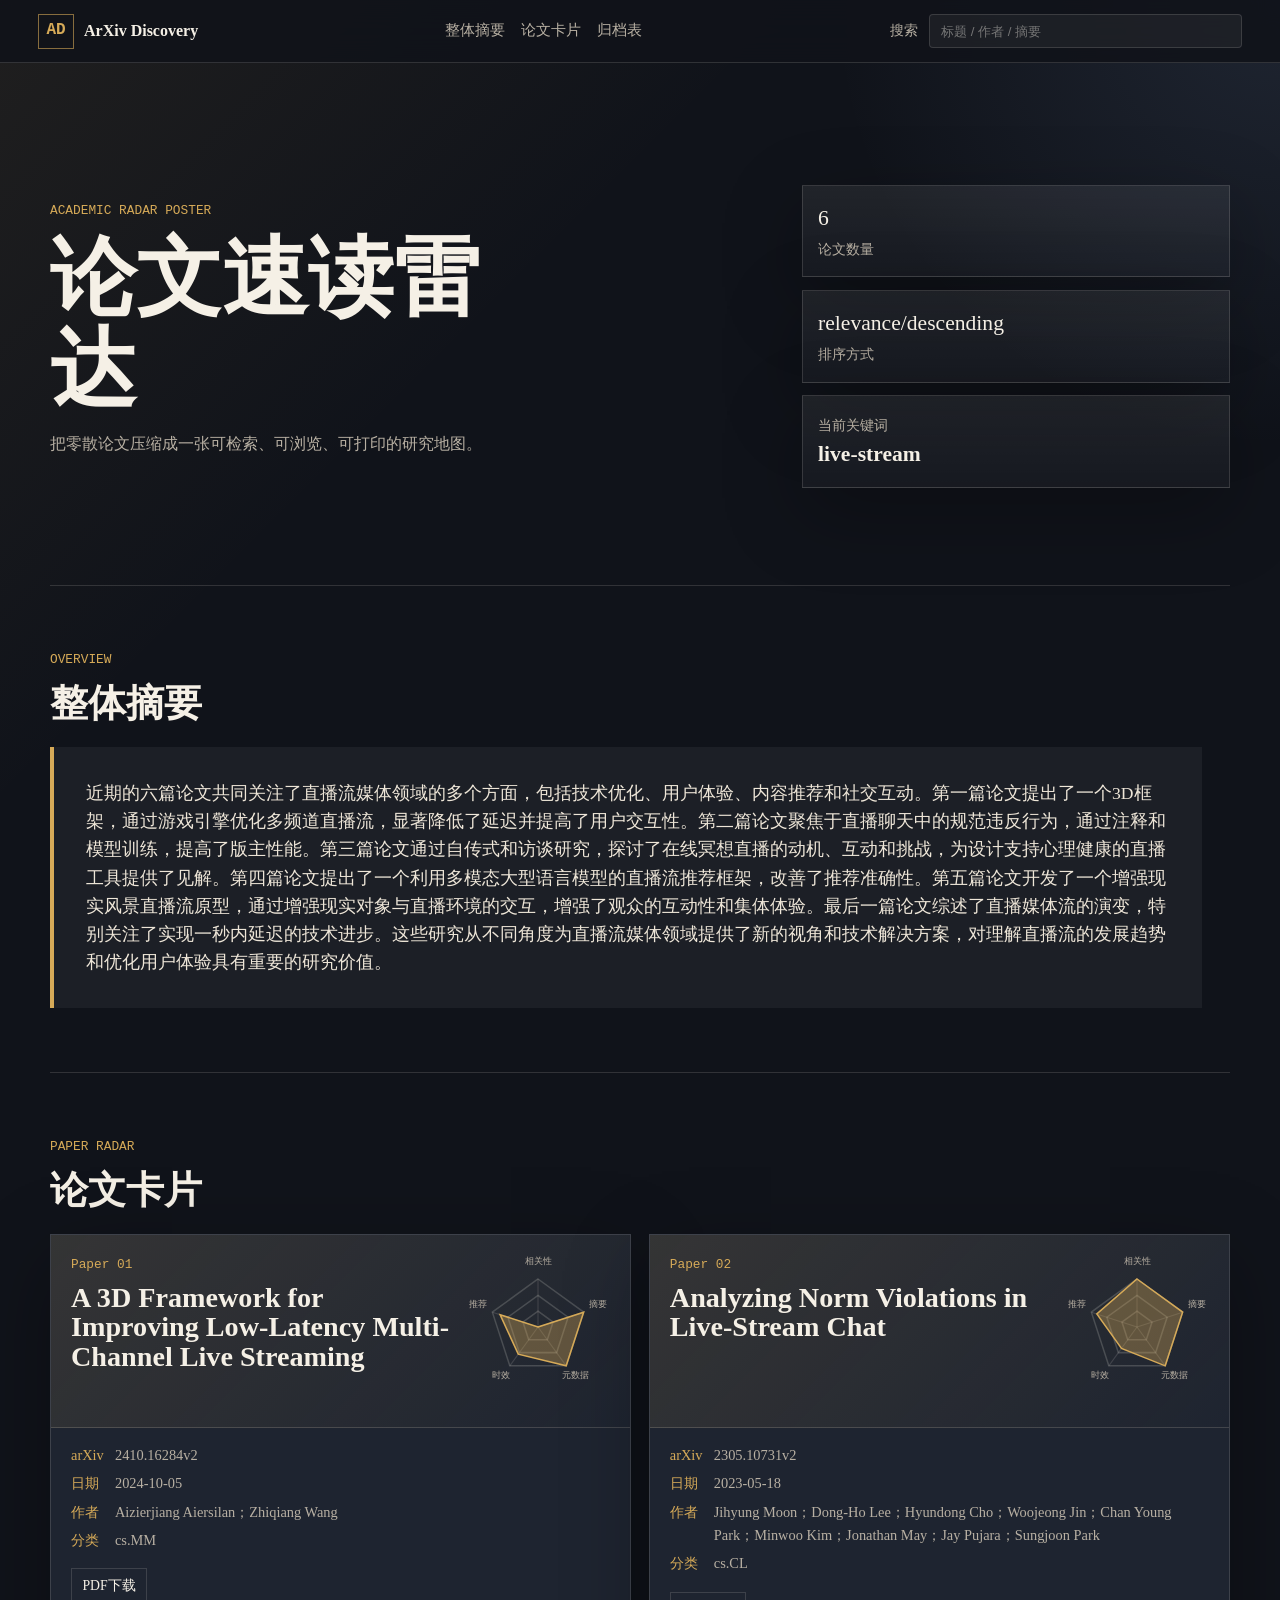
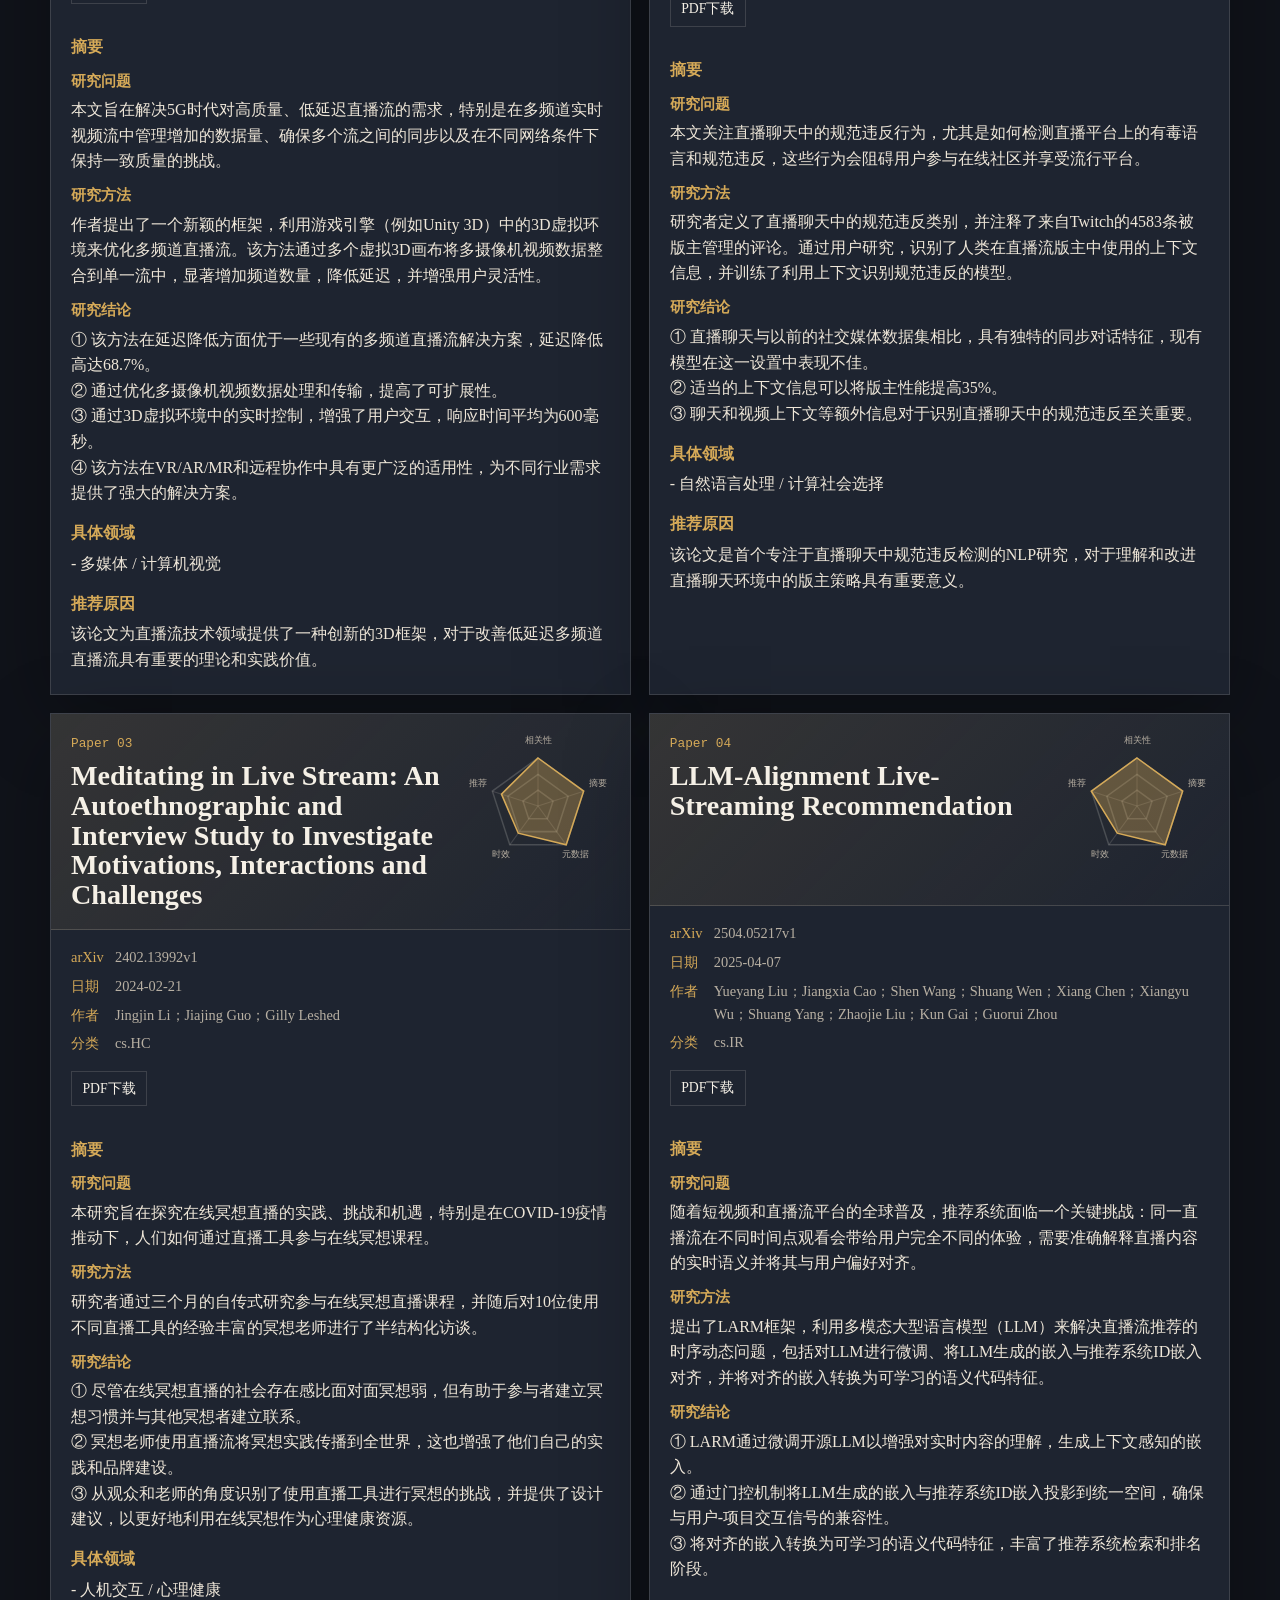
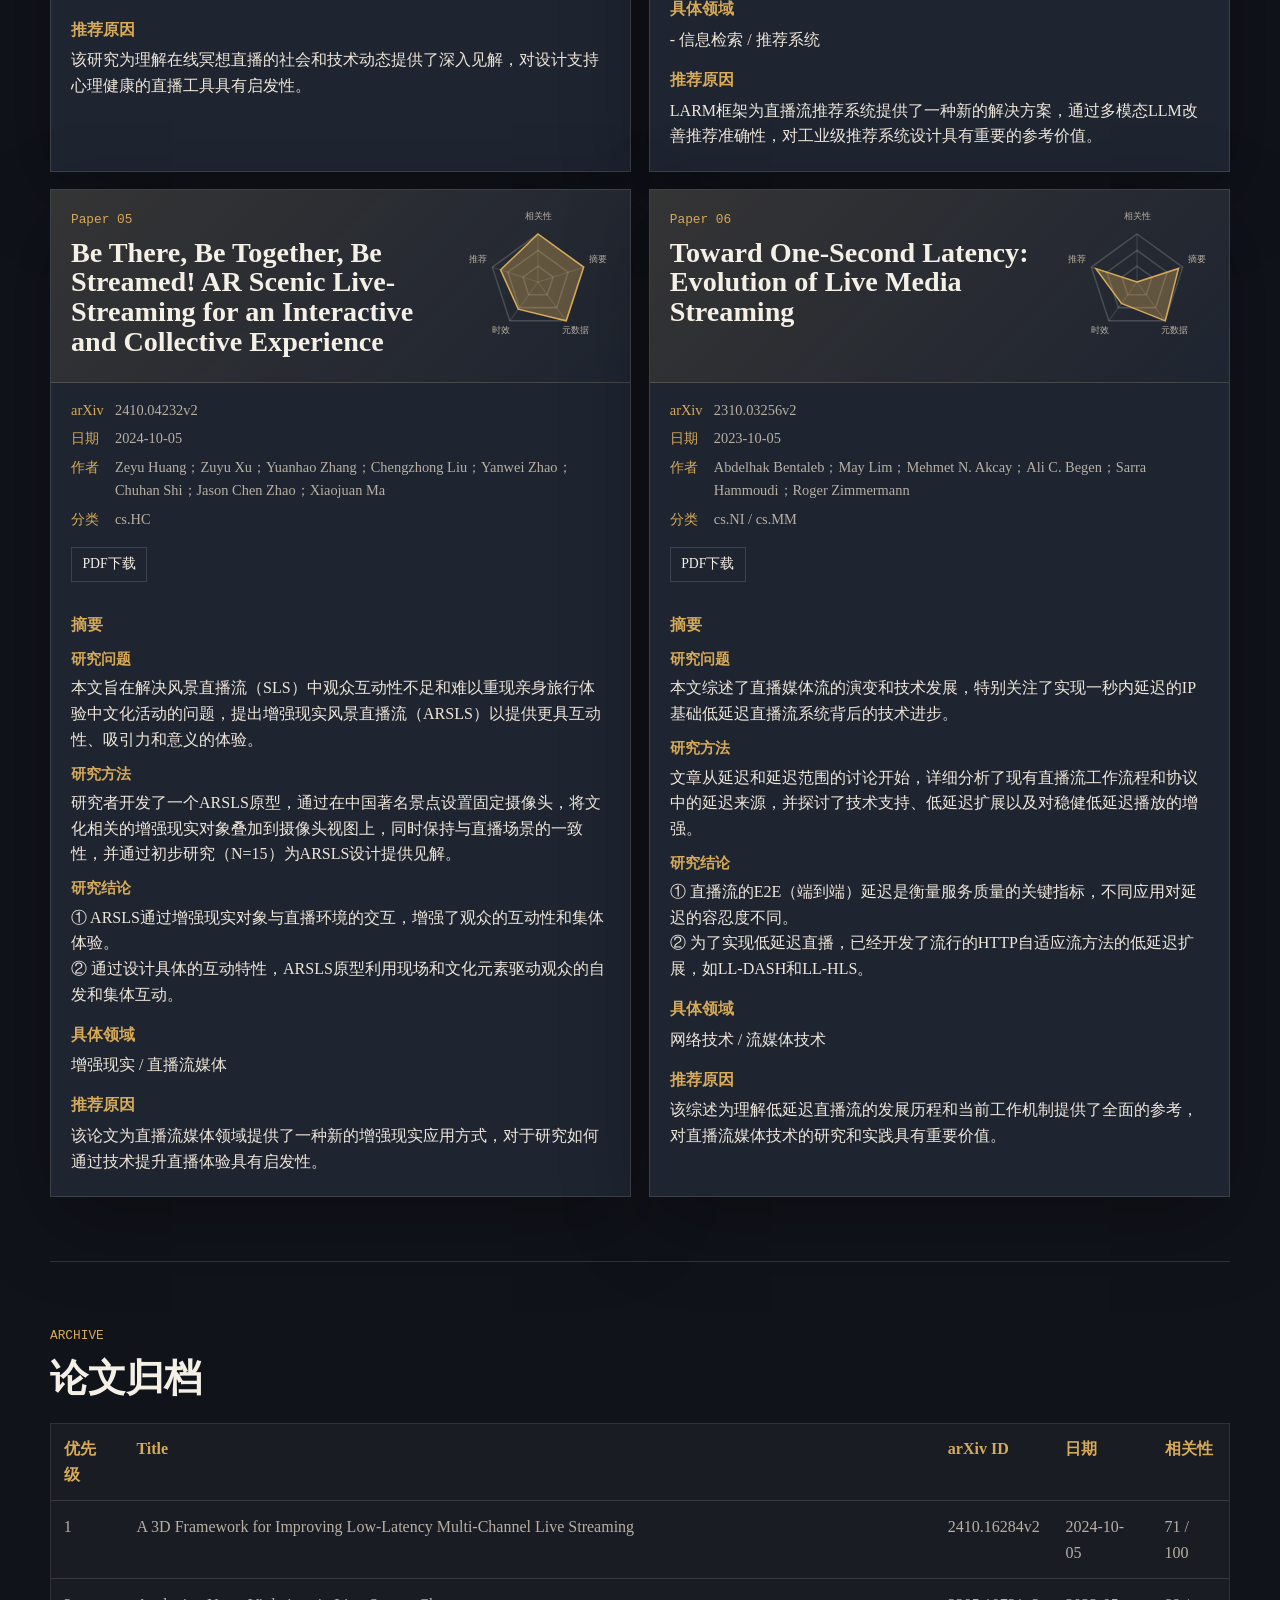
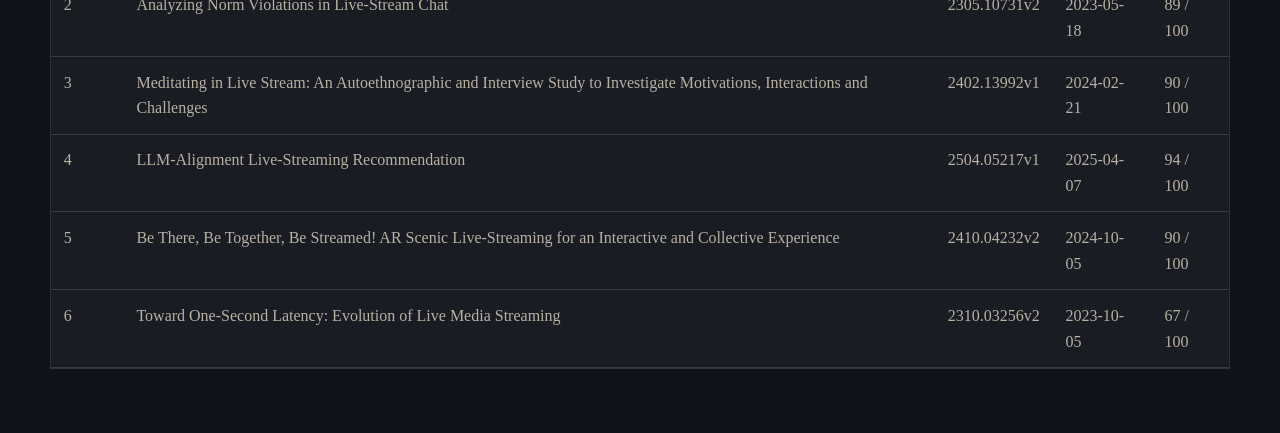
<file: runs/6-3-live-stream/index.html>
<!doctype html>
<html lang="zh-CN">
  <head>
    <meta charset="utf-8" />
    <meta name="viewport" content="width=device-width, initial-scale=1" />
    <title>ArXiv Discovery 论文雷达</title>
    <style>
:root {
  --ink: #f5f0e6;
  --muted: #b8b0a3;
  --paper: #151820;
  --panel: #1e2430;
  --panel-2: #252b37;
  --line: rgba(245, 240, 230, 0.14);
  --gold: #d6aa58;
  --sage: #8fb7a0;
  --coral: #d88a70;
  --blue: #88a6d8;
  --shadow: 0 24px 80px rgba(0, 0, 0, 0.28);
}

* {
  box-sizing: border-box;
}

html {
  scroll-behavior: smooth;
}

body {
  margin: 0;
  background:
    linear-gradient(135deg, rgba(214, 170, 88, 0.08), transparent 36rem),
    radial-gradient(circle at top right, rgba(136, 166, 216, 0.12), transparent 28rem),
    #10131a;
  color: var(--ink);
  font-family: Georgia, "Times New Roman", "Songti SC", serif;
  line-height: 1.6;
}

a {
  color: inherit;
}

.topbar {
  position: sticky;
  top: 0;
  z-index: 20;
  display: grid;
  grid-template-columns: max-content 1fr minmax(14rem, 22rem);
  gap: 1.25rem;
  align-items: center;
  padding: 0.85rem clamp(1rem, 3vw, 2.5rem);
  border-bottom: 1px solid var(--line);
  background: rgba(16, 19, 26, 0.88);
  backdrop-filter: blur(16px);
}

.brand {
  display: inline-flex;
  gap: 0.65rem;
  align-items: center;
  text-decoration: none;
  font-weight: 700;
}

.brand-mark {
  display: grid;
  place-items: center;
  width: 2.2rem;
  height: 2.2rem;
  border: 1px solid rgba(214, 170, 88, 0.6);
  color: var(--gold);
  font-family: ui-monospace, SFMono-Regular, Menlo, monospace;
}

.nav {
  display: flex;
  gap: 1rem;
  justify-content: center;
  font-size: 0.92rem;
  color: var(--muted);
}

.nav a {
  text-decoration: none;
}

.nav a:hover {
  color: var(--gold);
}

.search-box {
  display: grid;
  grid-template-columns: max-content 1fr;
  gap: 0.7rem;
  align-items: center;
  color: var(--muted);
  font-size: 0.85rem;
}

.search-box input,
.import-panel input {
  width: 100%;
  min-width: 0;
}

.search-box input {
  border: 1px solid var(--line);
  border-radius: 4px;
  padding: 0.55rem 0.7rem;
  background: rgba(255, 255, 255, 0.05);
  color: var(--ink);
}

main {
  width: min(1180px, calc(100% - 2rem));
  margin: 0 auto;
}

.hero {
  min-height: 58vh;
  display: grid;
  grid-template-columns: minmax(0, 1.25fr) minmax(18rem, 0.75fr);
  gap: clamp(1.25rem, 3vw, 3rem);
  align-items: center;
  padding: clamp(2rem, 5vw, 4rem) 0 2.5rem;
}

.eyebrow {
  margin: 0 0 0.75rem;
  color: var(--gold);
  font-family: ui-monospace, SFMono-Regular, Menlo, monospace;
  font-size: 0.8rem;
  letter-spacing: 0;
  text-transform: uppercase;
}

h1,
h2,
h3 {
  margin: 0;
  line-height: 1.05;
}

h1 {
  max-width: 10ch;
  font-size: clamp(2.7rem, 7vw, 5.4rem);
  font-weight: 700;
}

h2 {
  font-size: clamp(1.35rem, 3vw, 2.4rem);
}

h3 {
  font-size: clamp(1.35rem, 2.2vw, 2rem);
}

.hero-text {
  max-width: 38rem;
  color: var(--muted);
  font-size: 1rem;
}

.import-panel {
  display: grid;
  grid-template-columns: repeat(2, minmax(0, 1fr));
  gap: 0.9rem;
  max-width: 48rem;
  margin-top: 2rem;
}

.is-exported .import-panel {
  display: none;
}

.import-panel label {
  display: grid;
  gap: 0.6rem;
  padding: 1rem;
  border: 1px solid var(--line);
  background: rgba(255, 255, 255, 0.04);
}

.import-panel span {
  color: var(--muted);
  font-size: 0.9rem;
}

.hero-dashboard {
  display: grid;
  gap: 0.8rem;
}

.metric,
.query-card {
  padding: 0.95rem;
  border: 1px solid var(--line);
  background: linear-gradient(180deg, rgba(255, 255, 255, 0.07), rgba(255, 255, 255, 0.03));
  box-shadow: var(--shadow);
}

.metric span,
.query-card strong {
  display: block;
  overflow-wrap: anywhere;
  color: var(--ink);
  font-size: 1.35rem;
}

.metric strong,
.query-card span {
  color: var(--muted);
  font-size: 0.85rem;
  font-weight: 400;
}

.section-band {
  padding: 4rem 0;
  border-top: 1px solid var(--line);
}

.section-heading {
  display: block;
  margin-bottom: 1.5rem;
  text-align: left;
}

.summary-block {
  max-width: 72rem;
  padding: clamp(1.25rem, 3vw, 2rem);
  border-left: 4px solid var(--gold);
  background: rgba(255, 255, 255, 0.05);
  color: #eee6d8;
  font-size: 1.1rem;
}

.paper-grid {
  display: grid;
  grid-template-columns: repeat(2, minmax(0, 1fr));
  gap: 1.1rem;
}

.paper-grid.empty {
  display: block;
  color: var(--muted);
}

.paper-card {
  border: 1px solid var(--line);
  background: var(--panel);
  box-shadow: var(--shadow);
}

.paper-card.hidden {
  display: none;
}

.paper-card-head {
  display: grid;
  grid-template-columns: minmax(0, 1fr) 9rem;
  gap: 1rem;
  align-items: start;
  padding: 1.25rem;
  border-bottom: 1px solid var(--line);
  background: linear-gradient(135deg, rgba(214, 170, 88, 0.12), transparent);
}

.paper-index {
  margin: 0 0 0.45rem;
  color: var(--gold);
  font-family: ui-monospace, SFMono-Regular, Menlo, monospace;
  font-size: 0.8rem;
}

.meta-list {
  display: grid;
  grid-template-columns: max-content 1fr;
  gap: 0.35rem 0.7rem;
  margin: 0;
  padding: 1rem 1.25rem;
  color: var(--muted);
  font-size: 0.9rem;
}

.meta-list dt {
  color: var(--gold);
}

.meta-list dd {
  margin: 0;
  overflow-wrap: anywhere;
}

.link-row {
  display: flex;
  gap: 0.75rem;
  flex-wrap: wrap;
  padding: 0 1.25rem 1rem;
}

.link-row a {
  border: 1px solid var(--line);
  padding: 0.35rem 0.65rem;
  color: var(--ink);
  text-decoration: none;
  font-size: 0.86rem;
}

.link-row a:hover {
  border-color: var(--gold);
  color: var(--gold);
}

.paper-body {
  padding: 0 1.25rem 1.35rem;
}

.paper-body h4 {
  margin: 0.9rem 0 0.35rem;
  color: var(--gold);
  font-size: 0.98rem;
}

.paper-body p {
  margin: 0;
  color: #eee6d8;
  white-space: normal;
}

.summary-item {
  margin: 0.65rem 0;
}

.summary-item strong {
  display: block;
  margin-bottom: 0.25rem;
  color: var(--gold);
  font-size: 0.92rem;
}

.radar {
  width: 100%;
  height: auto;
}

.radar text {
  fill: var(--muted);
  font-size: 8px;
  font-family: ui-monospace, SFMono-Regular, Menlo, monospace;
}

.table-wrap {
  overflow-x: auto;
  border: 1px solid var(--line);
}

table {
  width: 100%;
  border-collapse: collapse;
  min-width: 46rem;
  background: rgba(255, 255, 255, 0.04);
}

th,
td {
  padding: 0.8rem;
  border-bottom: 1px solid var(--line);
  text-align: left;
  vertical-align: top;
}

th {
  color: var(--gold);
  font-weight: 600;
}

td {
  color: var(--muted);
}

mark {
  background: rgba(214, 170, 88, 0.35);
  color: var(--ink);
  padding: 0 0.1rem;
}

@media (max-width: 860px) {
  .topbar {
    grid-template-columns: 1fr;
  }

  .nav {
    justify-content: flex-start;
    overflow-x: auto;
  }

  .hero,
  .paper-grid,
  .import-panel {
    grid-template-columns: 1fr;
  }

  .paper-card-head {
    grid-template-columns: 1fr;
  }
}

@media print {
  body {
    background: #fff;
    color: #111;
  }

  .topbar,
  .import-panel,
  .search-box {
    display: none;
  }

  main {
    width: 100%;
  }

  .hero {
    min-height: auto;
  }

  .paper-card,
  .metric,
  .query-card,
  .summary-block {
    box-shadow: none;
    break-inside: avoid;
  }
}

</style>
  </head>
  <body class="is-exported">
    <header class="topbar">
      <a class="brand" href="#hero" aria-label="回到顶部">
        <span class="brand-mark">AD</span>
        <span>ArXiv Discovery</span>
      </a>
      <nav class="nav">
        <a href="#summary">整体摘要</a>
        <a href="#papers">论文卡片</a>
        <a href="#archive">归档表</a>
      </nav>
      <label class="search-box">
        <span>搜索</span>
        <input id="keywordInput" type="search" placeholder="标题 / 作者 / 摘要" />
      </label>
    </header>

    <main>
      <section id="hero" class="hero">
        <div class="hero-copy">
          <p class="eyebrow">Academic Radar Poster</p>
          <h1>论文速读雷达</h1>
          <p id="heroText" class="hero-text">
            把零散论文压缩成一张可检索、可浏览、可打印的研究地图。
          </p>
</div>
        <div class="hero-dashboard" aria-label="报告概览">
          <div class="metric">
            <span id="paperCount">0</span>
            <strong>论文数量</strong>
          </div>
          <div class="metric">
            <span id="sortValue">未导入</span>
            <strong>排序方式</strong>
          </div>
          <div class="query-card">
            <span>当前关键词</span>
            <strong id="queryValue">等待导入</strong>
          </div>
        </div>
      </section>

      <section id="summary" class="section-band">
        <div class="section-heading">
          <p class="eyebrow">Overview</p>
          <h2>整体摘要</h2>
        </div>
        <article id="overallSummary" class="summary-block">
          请先导入完整流程生成的 `results.json` 和 `report.md`。如果只有 `results.json`，页面仍会展示论文元数据，但不会显示中文摘要。
        </article>
      </section>

      <section id="papers" class="section-band">
        <div class="section-heading">
          <p class="eyebrow">Paper Radar</p>
          <h2>论文卡片</h2>
        </div>
        <div id="paperGrid" class="paper-grid empty">
          <p>尚未导入论文数据。</p>
        </div>
      </section>

      <section id="archive" class="section-band">
        <div class="section-heading">
          <p class="eyebrow">Archive</p>
          <h2>论文归档</h2>
        </div>
        <div class="table-wrap">
          <table>
            <thead>
              <tr>
                <th>优先级</th>
                <th>Title</th>
                <th>arXiv ID</th>
                <th>日期</th>
                <th>相关性</th>
              </tr>
            </thead>
            <tbody id="archiveBody">
              <tr>
                <td colspan="5">尚未导入论文数据。</td>
              </tr>
            </tbody>
          </table>
        </div>
      </section>
    </main>

    <template id="paperTemplate">
      <article class="paper-card">
        <div class="paper-card-head">
          <div>
            <p class="paper-index"></p>
            <h3></h3>
          </div>
          <div class="radar-slot"></div>
        </div>
        <dl class="meta-list"></dl>
        <div class="link-row"></div>
        <div class="paper-body">
          <div class="paper-summary"></div>
          <div class="paper-field"></div>
          <div class="paper-reason"></div>
        </div>
      </article>
    </template>

    <script>
window.ARXIV_DISCOVERY_DATA = {"results": {"query": "live-stream", "category": null, "sort_by": "relevance", "sort_order": "descending", "requested_results": 6, "date_from": "2023-05-01", "date_to": "2026-04-30", "keywords": ["live-stream"], "returned_results": 6, "papers": [{"arxiv_id": "2410.16284v2", "title": "A 3D Framework for Improving Low-Latency Multi-Channel Live Streaming", "summary": "The advent of 5G has driven the demand for high-quality, low-latency live streaming. However, challenges such as managing the increased data volume, ensuring synchronization across multiple streams, and maintaining consistent quality under varying network conditions persist, particularly in real-time video streaming. To address these issues, we propose a novel framework that leverages 3D virtual environments within game engines (e.g., Unity 3D) to optimize multi-channel live streaming. Our approach consolidates multi-camera video data into a single stream using multiple virtual 3D canvases, significantly increasing channel amounts while reducing latency and enhancing user flexibility. For demonstration of our approach, we utilize the Unity 3D engine to integrate multiple video inputs into a single-channel stream, supporting one-to-many broadcasting, one-to-one video calling, and real-time control of video channels. By mapping video data onto a world-space canvas and capturing it via an in-world camera, we minimize redundant data transmission, achieving efficient, low-latency streaming. Our results demonstrate that this method outperforms some existing multi-channel live streaming solutions in both latency reduction and user interaction responsiveness improvement. Our live video streaming system affiliated with this paper is also open-source at https://github.com/Aizierjiang/LiveStreaming.", "authors": ["Aizierjiang Aiersilan", "Zhiqiang Wang"], "published": "2024-10-05T02:21:57Z", "updated": "2025-04-30T13:49:35Z", "abstract_url": "http://arxiv.org/abs/2410.16284v2", "pdf_url": "https://arxiv.org/pdf/2410.16284v2", "primary_category": "cs.MM", "categories": ["cs.MM"]}, {"arxiv_id": "2305.10731v2", "title": "Analyzing Norm Violations in Live-Stream Chat", "summary": "Toxic language, such as hate speech, can deter users from participating in online communities and enjoying popular platforms. Previous approaches to detecting toxic language and norm violations have been primarily concerned with conversations from online forums and social media, such as Reddit and Twitter. These approaches are less effective when applied to conversations on live-streaming platforms, such as Twitch and YouTube Live, as each comment is only visible for a limited time and lacks a thread structure that establishes its relationship with other comments. In this work, we share the first NLP study dedicated to detecting norm violations in conversations on live-streaming platforms. We define norm violation categories in live-stream chats and annotate 4,583 moderated comments from Twitch. We articulate several facets of live-stream data that differ from other forums, and demonstrate that existing models perform poorly in this setting. By conducting a user study, we identify the informational context humans use in live-stream moderation, and train models leveraging context to identify norm violations. Our results show that appropriate contextual information can boost moderation performance by 35\\%.", "authors": ["Jihyung Moon", "Dong-Ho Lee", "Hyundong Cho", "Woojeong Jin", "Chan Young Park", "Minwoo Kim", "Jonathan May", "Jay Pujara", "Sungjoon Park"], "published": "2023-05-18T05:58:27Z", "updated": "2023-10-08T03:57:31Z", "abstract_url": "http://arxiv.org/abs/2305.10731v2", "pdf_url": "https://arxiv.org/pdf/2305.10731v2", "primary_category": "cs.CL", "categories": ["cs.CL"]}, {"arxiv_id": "2402.13992v1", "title": "Meditating in Live Stream: An Autoethnographic and Interview Study to Investigate Motivations, Interactions and Challenges", "summary": "Mindfulness practice has many mental and physical well-being benefits. With the increased popularity of live stream technologies and the impact of COVID-19, many people have turned to live stream tools to participate in online meditation sessions. To better understand the practices, challenges, and opportunities in live-stream meditation, we conducted a three-month autoethnographic study, during which two researchers participated in live-stream meditation sessions as the audience. Then we conducted a follow-up semi-structured interview study with 10 experienced live meditation teachers who use different live-stream tools. We found that live meditation, although having a weaker social presence than in-person meditation, facilitates attendees in establishing a practice routine and connecting with other meditators. Teachers use live streams to deliver the meditation practice to the world which also enhances their practice and brand building. We identified the challenges of using live-stream tools for meditation from the perspectives of both audiences and teachers, and provided design recommendations to better utilize live meditation as a resource for mental wellbeing.", "authors": ["Jingjin Li", "Jiajing Guo", "Gilly Leshed"], "published": "2024-02-21T18:24:07Z", "updated": "2024-02-21T18:24:07Z", "abstract_url": "http://arxiv.org/abs/2402.13992v1", "pdf_url": "https://arxiv.org/pdf/2402.13992v1", "primary_category": "cs.HC", "categories": ["cs.HC"]}, {"arxiv_id": "2504.05217v1", "title": "LLM-Alignment Live-Streaming Recommendation", "summary": "In recent years, integrated short-video and live-streaming platforms have gained massive global adoption, offering dynamic content creation and consumption. Unlike pre-recorded short videos, live-streaming enables real-time interaction between authors and users, fostering deeper engagement. However, this dynamic nature introduces a critical challenge for recommendation systems (RecSys): the same live-streaming vastly different experiences depending on when a user watching. To optimize recommendations, a RecSys must accurately interpret the real-time semantics of live content and align them with user preferences.", "authors": ["Yueyang Liu", "Jiangxia Cao", "Shen Wang", "Shuang Wen", "Xiang Chen", "Xiangyu Wu", "Shuang Yang", "Zhaojie Liu", "Kun Gai", "Guorui Zhou"], "published": "2025-04-07T16:04:00Z", "updated": "2025-04-07T16:04:00Z", "abstract_url": "http://arxiv.org/abs/2504.05217v1", "pdf_url": "https://arxiv.org/pdf/2504.05217v1", "primary_category": "cs.IR", "categories": ["cs.IR"]}, {"arxiv_id": "2410.04232v2", "title": "Be There, Be Together, Be Streamed! AR Scenic Live-Streaming for an Interactive and Collective Experience", "summary": "Scenic Live-Streaming (SLS), capturing real-world scenic sites from fixed cameras without streamers, combines scene immersion and the social and real-time characteristics of live-streaming into a unique experience. However, existing SLS affords limited audience interactions to engage them in a collective experience compared to many other live-streaming genres. It is also difficult for SLS to recreate important but intangible constituents of in-person trip experiences, such as cultural activities. To offer a more interactive, engaging, and meaningful experience, we propose ARSLS (Augmented Reality Scenic Live-Streaming). Culturally grounded AR objects with awareness of the live-streamed environment can be overlaid over camera views to provide additional interactive features while maintaining consistency with the live-streamed scene. To explore the design space of this new medium, we developed an ARSLS prototype for a famous landscape in China. A preliminary study (N=15) provided initial insights for ARSLS design.", "authors": ["Zeyu Huang", "Zuyu Xu", "Yuanhao Zhang", "Chengzhong Liu", "Yanwei Zhao", "Chuhan Shi", "Jason Chen Zhao", "Xiaojuan Ma"], "published": "2024-10-05T17:12:19Z", "updated": "2024-12-07T06:08:06Z", "abstract_url": "http://arxiv.org/abs/2410.04232v2", "pdf_url": "https://arxiv.org/pdf/2410.04232v2", "primary_category": "cs.HC", "categories": ["cs.HC"]}, {"arxiv_id": "2310.03256v2", "title": "Toward One-Second Latency: Evolution of Live Media Streaming", "summary": "This survey presents the evolution of live media streaming and the technological developments behind today's IP-based low-latency live streaming systems. Live streaming primarily involves capturing, encoding, packaging and delivering real-time events such as live sports, live news, personal broadcasts and surveillance videos. Live streaming also involves concurrent streaming of linear TV programming off the satellite, cable, over-the-air or IPTV broadcast, where the programming is not necessarily a real-time event. The survey starts with a discussion on the latency and latency continuum in streaming applications. Then, it lays out the existing live streaming workflows and protocols, followed by an in-depth analysis of the latency sources in these workflows and protocols. The survey continues with the technology enablers, low-latency extensions for the popular HTTP adaptive streaming methods and enhancements for robust low-latency playback. An entire section is dedicated to the detailed summary and findings of Twitch's grand challenge on low-latency live streaming. The survey concludes with a discussion of ongoing research problems in this space. We expect this survey to be the one-stop reference for those who would like to learn how low-latency live streaming has evolved and works today, and what further developments could happen in the future.", "authors": ["Abdelhak Bentaleb", "May Lim", "Mehmet N. Akcay", "Ali C. Begen", "Sarra Hammoudi", "Roger Zimmermann"], "published": "2023-10-05T02:18:55Z", "updated": "2025-03-28T21:00:19Z", "abstract_url": "http://arxiv.org/abs/2310.03256v2", "pdf_url": "https://arxiv.org/pdf/2310.03256v2", "primary_category": "cs.NI", "categories": ["cs.NI", "cs.MM"]}]}, "reportText": "# arXiv Discovery：live-stream\n\n- 搜索关键词：`live-stream`\n- arXiv 分类：`cs.MM / cs.CL / cs.HC / cs.IR`\n- 排序方式：`relevance/descending`\n- 处理论文数：`6`\n- 备注：`摘要按每批 2 篇分批生成，并合并为本报告。`\n\n## 整体摘要\n\n近期的六篇论文共同关注了直播流媒体领域的多个方面，包括技术优化、用户体验、内容推荐和社交互动。第一篇论文提出了一个3D框架，通过游戏引擎优化多频道直播流，显著降低了延迟并提高了用户交互性。第二篇论文聚焦于直播聊天中的规范违反行为，通过注释和模型训练，提高了版主性能。第三篇论文通过自传式和访谈研究，探讨了在线冥想直播的动机、互动和挑战，为设计支持心理健康的直播工具提供了见解。第四篇论文提出了一个利用多模态大型语言模型的直播流推荐框架，改善了推荐准确性。第五篇论文开发了一个增强现实风景直播流原型，通过增强现实对象与直播环境的交互，增强了观众的互动性和集体体验。最后一篇论文综述了直播媒体流的演变，特别关注了实现一秒内延迟的技术进步。这些研究从不同角度为直播流媒体领域提供了新的视角和技术解决方案，对理解直播流的发展趋势和优化用户体验具有重要的研究价值。\n\n## 1. A 3D Framework for Improving Low-Latency Multi-Channel Live Streaming\n\n- arXiv ID：`2410.16284v2`\n- 链接：[Abstract](https://arxiv.org/abs/2410.16284v2)，[PDF](https://arxiv.org/pdf/2410.16284v2)\n- 作者：Aizierjiang Aiersilan；Zhiqiang Wang\n- 发布/更新：2024-10-05T02:21:57Z / 2025-04-30T13:49:35Z\n\n### 摘要\n\n**研究问题**\n\n本文旨在解决5G时代对高质量、低延迟直播流的需求，特别是在多频道实时视频流中管理增加的数据量、确保多个流之间的同步以及在不同网络条件下保持一致质量的挑战。\n\n**研究方法**\n\n作者提出了一个新颖的框架，利用游戏引擎（例如Unity 3D）中的3D虚拟环境来优化多频道直播流。该方法通过多个虚拟3D画布将多摄像机视频数据整合到单一流中，显著增加频道数量，降低延迟，并增强用户灵活性。\n\n**研究结论**\n\n① 该方法在延迟降低方面优于一些现有的多频道直播流解决方案，延迟降低高达68.7%。\n② 通过优化多摄像机视频数据处理和传输，提高了可扩展性。\n③ 通过3D虚拟环境中的实时控制，增强了用户交互，响应时间平均为600毫秒。\n④ 该方法在VR/AR/MR和远程协作中具有更广泛的适用性，为不同行业需求提供了强大的解决方案。\n\n### 具体领域\n\n- 多媒体 / 计算机视觉\n\n### 推荐原因\n\n该论文为直播流技术领域提供了一种创新的3D框架，对于改善低延迟多频道直播流具有重要的理论和实践价值。\n\n## 2. Analyzing Norm Violations in Live-Stream Chat\n\n- arXiv ID：`2305.10731v2`\n- 链接：[Abstract](https://arxiv.org/abs/2305.10731v2)，[PDF](https://arxiv.org/pdf/2305.10731v2)\n- 作者：Jihyung Moon；Dong-Ho Lee；Hyundong Cho；Woojeong Jin；Chan Young Park；Minwoo Kim；Jonathan May；Jay Pujara；Sungjoon Park\n- 发布/更新：2023-05-18T05:58:27Z / 2023-10-08T03:57:31Z\n\n### 摘要\n\n**研究问题**\n\n本文关注直播聊天中的规范违反行为，尤其是如何检测直播平台上的有毒语言和规范违反，这些行为会阻碍用户参与在线社区并享受流行平台。\n\n**研究方法**\n\n研究者定义了直播聊天中的规范违反类别，并注释了来自Twitch的4583条被版主管理的评论。通过用户研究，识别了人类在直播流版主中使用的上下文信息，并训练了利用上下文识别规范违反的模型。\n\n**研究结论**\n\n① 直播聊天与以前的社交媒体数据集相比，具有独特的同步对话特征，现有模型在这一设置中表现不佳。\n② 适当的上下文信息可以将版主性能提高35%。\n③ 聊天和视频上下文等额外信息对于识别直播聊天中的规范违反至关重要。\n\n### 具体领域\n\n- 自然语言处理 / 计算社会选择\n\n### 推荐原因\n\n该论文是首个专注于直播聊天中规范违反检测的NLP研究，对于理解和改进直播聊天环境中的版主策略具有重要意义。\n\n## 3. Meditating in Live Stream: An Autoethnographic and Interview Study to Investigate Motivations, Interactions and Challenges\n\n- arXiv ID：`2402.13992v1`\n- 链接：[Abstract](https://arxiv.org/abs/2402.13992v1)，[PDF](https://arxiv.org/pdf/2402.13992v1)\n- 作者：Jingjin Li；Jiajing Guo；Gilly Leshed\n- 发布/更新：2024-02-21 / 2024-02-21\n\n### 摘要\n\n**研究问题**\n\n本研究旨在探究在线冥想直播的实践、挑战和机遇，特别是在COVID-19疫情推动下，人们如何通过直播工具参与在线冥想课程。\n\n**研究方法**\n\n研究者通过三个月的自传式研究参与在线冥想直播课程，并随后对10位使用不同直播工具的经验丰富的冥想老师进行了半结构化访谈。\n\n**研究结论**\n\n① 尽管在线冥想直播的社会存在感比面对面冥想弱，但有助于参与者建立冥想习惯并与其他冥想者建立联系。\n② 冥想老师使用直播流将冥想实践传播到全世界，这也增强了他们自己的实践和品牌建设。\n③ 从观众和老师的角度识别了使用直播工具进行冥想的挑战，并提供了设计建议，以更好地利用在线冥想作为心理健康资源。\n\n### 具体领域\n\n- 人机交互 / 心理健康\n\n### 推荐原因\n\n该研究为理解在线冥想直播的社会和技术动态提供了深入见解，对设计支持心理健康的直播工具具有启发性。\n\n## 4. LLM-Alignment Live-Streaming Recommendation\n\n- arXiv ID：`2504.05217v1`\n- 链接：[Abstract](https://arxiv.org/abs/2504.05217v1)，[PDF](https://arxiv.org/pdf/2504.05217v1)\n- 作者：Yueyang Liu；Jiangxia Cao；Shen Wang；Shuang Wen；Xiang Chen；Xiangyu Wu；Shuang Yang；Zhaojie Liu；Kun Gai；Guorui Zhou\n- 发布/更新：2025-04-07 / 2025-04-07\n\n### 摘要\n\n**研究问题**\n\n随着短视频和直播流平台的全球普及，推荐系统面临一个关键挑战：同一直播流在不同时间点观看会带给用户完全不同的体验，需要准确解释直播内容的实时语义并将其与用户偏好对齐。\n\n**研究方法**\n\n提出了LARM框架，利用多模态大型语言模型（LLM）来解决直播流推荐的时序动态问题，包括对LLM进行微调、将LLM生成的嵌入与推荐系统ID嵌入对齐，并将对齐的嵌入转换为可学习的语义代码特征。\n\n**研究结论**\n\n① LARM通过微调开源LLM以增强对实时内容的理解，生成上下文感知的嵌入。\n② 通过门控机制将LLM生成的嵌入与推荐系统ID嵌入投影到统一空间，确保与用户-项目交互信号的兼容性。\n③ 将对齐的嵌入转换为可学习的语义代码特征，丰富了推荐系统检索和排名阶段。\n\n### 具体领域\n\n- 信息检索 / 推荐系统\n\n### 推荐原因\n\nLARM框架为直播流推荐系统提供了一种新的解决方案，通过多模态LLM改善推荐准确性，对工业级推荐系统设计具有重要的参考价值。\n\n## 5. Be There, Be Together, Be Streamed! AR Scenic Live-Streaming for an Interactive and Collective Experience\n\n- arXiv ID：`2410.04232v2`\n- 链接：[Abstract](https://arxiv.org/abs/2410.04232v2)，[PDF](https://arxiv.org/pdf/2410.04232v2)\n- 作者：Zeyu Huang；Zuyu Xu；Yuanhao Zhang；Chengzhong Liu；Yanwei Zhao；Chuhan Shi；Jason Chen Zhao；Xiaojuan Ma\n- 发布/更新：2024-10-05 / 2024-12-07\n\n### 摘要\n\n**研究问题**\n\n本文旨在解决风景直播流（SLS）中观众互动性不足和难以重现亲身旅行体验中文化活动的问题，提出增强现实风景直播流（ARSLS）以提供更具互动性、吸引力和意义的体验。\n\n**研究方法**\n\n研究者开发了一个ARSLS原型，通过在中国著名景点设置固定摄像头，将文化相关的增强现实对象叠加到摄像头视图上，同时保持与直播场景的一致性，并通过初步研究（N=15）为ARSLS设计提供见解。\n\n**研究结论**\n\n① ARSLS通过增强现实对象与直播环境的交互，增强了观众的互动性和集体体验。\n\n② 通过设计具体的互动特性，ARSLS原型利用现场和文化元素驱动观众的自发和集体互动。\n\n### 具体领域\n\n增强现实 / 直播流媒体\n\n### 推荐原因\n\n该论文为直播流媒体领域提供了一种新的增强现实应用方式，对于研究如何通过技术提升直播体验具有启发性。\n\n## 6. Toward One-Second Latency: Evolution of Live Media Streaming\n\n- arXiv ID：`2310.03256v2`\n- 链接：[Abstract](https://arxiv.org/abs/2310.03256v2)，[PDF](https://arxiv.org/pdf/2310.03256v2)\n- 作者：Abdelhak Bentaleb；May Lim；Mehmet N. Akcay；Ali C. Begen；Sarra Hammoudi；Roger Zimmermann\n- 发布/更新：2023-10-05 / 2025-03-28\n\n### 摘要\n\n**研究问题**\n\n本文综述了直播媒体流的演变和技术发展，特别关注了实现一秒内延迟的IP基础低延迟直播流系统背后的技术进步。\n\n**研究方法**\n\n文章从延迟和延迟范围的讨论开始，详细分析了现有直播流工作流程和协议中的延迟来源，并探讨了技术支持、低延迟扩展以及对稳健低延迟播放的增强。\n\n**研究结论**\n\n① 直播流的E2E（端到端）延迟是衡量服务质量的关键指标，不同应用对延迟的容忍度不同。\n\n② 为了实现低延迟直播，已经开发了流行的HTTP自适应流方法的低延迟扩展，如LL-DASH和LL-HLS。\n\n### 具体领域\n\n网络技术 / 流媒体技术\n\n### 推荐原因\n\n该综述为理解低延迟直播流的发展历程和当前工作机制提供了全面的参考，对直播流媒体技术的研究和实践具有重要价值。\n"};
</script>
<script>
const state = {
  results: null,
  reportText: "",
  parsedReport: { overall: "", papers: [] },
  mergedPapers: [],
};

const nodes = {
  resultsFile: document.querySelector("#resultsFile"),
  reportFile: document.querySelector("#reportFile"),
  keywordInput: document.querySelector("#keywordInput"),
  paperCount: document.querySelector("#paperCount"),
  sortValue: document.querySelector("#sortValue"),
  queryValue: document.querySelector("#queryValue"),
  heroText: document.querySelector("#heroText"),
  overallSummary: document.querySelector("#overallSummary"),
  paperGrid: document.querySelector("#paperGrid"),
  archiveBody: document.querySelector("#archiveBody"),
  paperTemplate: document.querySelector("#paperTemplate"),
};

if (nodes.resultsFile) {
  nodes.resultsFile.addEventListener("change", async (event) => {
    const file = event.target.files?.[0];
    if (!file) return;
    const text = await file.text();
    state.results = JSON.parse(text);
    render();
  });
}

if (nodes.reportFile) {
  nodes.reportFile.addEventListener("change", async (event) => {
    const file = event.target.files?.[0];
    if (!file) return;
    state.reportText = await file.text();
    state.parsedReport = parseReport(state.reportText);
    render();
  });
}

nodes.keywordInput.addEventListener("input", () => {
  applySearch(nodes.keywordInput.value.trim());
});

const embedded = window.ARXIV_DISCOVERY_DATA;
if (embedded?.results) {
  document.body.classList.add("is-exported");
  state.results = embedded.results;
  state.reportText = embedded.reportText || "";
  state.parsedReport = parseReport(state.reportText);
  render();
}

function parseReport(markdown) {
  const overallMatch = markdown.match(/##\s*整体摘要\s*([\s\S]*?)(?=\n##\s+\d+\.|\n##\s+阅读顺序|\n##\s+[^\n]+|$)/);
  const papers = [];
  const paperPattern = /##\s+(\d+)\.\s+(.+?)\n([\s\S]*?)(?=\n##\s+\d+\.|\n##\s+阅读顺序|$)/g;
  let match;
  while ((match = paperPattern.exec(markdown)) !== null) {
    const body = match[3];
    papers.push({
      index: Number(match[1]),
      title: match[2].trim(),
      arxivId: pick(body, /arXiv ID[：:]\s*`?([^`\n]+)`?/),
      authors: pick(body, /作者[：:]\s*([^\n]+)/),
      date: pick(body, /发布\/更新[：:]\s*([^\n]+)/),
      summaryParts: researchSummaryParts(body),
      summary: researchSummary(body),
      field: section(body, "具体领域"),
      reason: section(body, "推荐原因"),
    });
  }
  return {
    overall: cleanup(overallMatch?.[1] || ""),
    papers,
  };
}

function pick(text, pattern) {
  return cleanup(text.match(pattern)?.[1] || "");
}

function section(text, title) {
  const pattern = new RegExp(`###\\s*${title}\\s*([\\s\\S]*?)(?=\\n###\\s+|$)`);
  return cleanup(text.match(pattern)?.[1] || "");
}

function boldSection(text, title) {
  const pattern = new RegExp(`\\*\\*${title}\\*\\*\\s*([\\s\\S]*?)(?=\\n\\*\\*[^*]+\\*\\*|\\n###\\s+|$)`);
  return cleanup(text.match(pattern)?.[1] || "");
}

function researchSummaryParts(text) {
  const summaryBlock = section(text, "摘要");
  return {
    question: boldSection(summaryBlock, "研究问题") || section(text, "研究问题"),
    method: boldSection(summaryBlock, "研究方法") || section(text, "研究方法"),
    findings: boldSection(summaryBlock, "研究结论") || section(text, "研究结论"),
  };
}

function researchSummary(text) {
  const summaryParts = researchSummaryParts(text);
  const parts = [
    ["研究问题", summaryParts.question],
    ["研究方法", summaryParts.method],
    ["研究结论", summaryParts.findings],
  ].filter(([, value]) => value);
  return parts.map(([title, value]) => `${title}：${value}`).join("\n\n");
}

function cleanup(text) {
  return text
    .replace(/```[\s\S]*?```/g, "")
    .replace(/\[[^\]]+\]\([^)]+\)/g, (value) => value.replace(/\(([^)]+)\)/, ""))
    .replace(/\s+\n/g, "\n")
    .trim();
}

function render() {
  const results = state.results || {};
  const metadataPapers = Array.isArray(results.papers) ? results.papers : [];
  state.mergedPapers = metadataPapers.map((paper, index) => mergePaper(paper, index));

  nodes.paperCount.textContent = String(metadataPapers.length || state.parsedReport.papers.length || 0);
  nodes.sortValue.textContent = results.sort_by ? `${results.sort_by}/${results.sort_order || "descending"}` : "未导入";
  nodes.queryValue.textContent = results.query || "等待导入";
  nodes.overallSummary.textContent =
    state.parsedReport.overall ||
    (metadataPapers.length ? "已导入 arXiv 元数据。继续导入 report.md 后，将显示整体摘要和单篇推荐原因。" : "请先导入完整流程生成的 results.json 和 report.md。");

  renderPapers(state.mergedPapers.length ? state.mergedPapers : state.parsedReport.papers);
  renderArchive(state.mergedPapers);
  applySearch(nodes.keywordInput.value.trim());
}

function mergePaper(paper, index) {
  const reportPaper = state.parsedReport.papers.find((item) => samePaper(item, paper, index));
  const authors = Array.isArray(paper.authors) ? paper.authors.join("；") : paper.authors || reportPaper?.authors || "";
  return {
    index: index + 1,
    title: paper.title || reportPaper?.title || `Paper ${index + 1}`,
    arxivId: paper.arxiv_id || reportPaper?.arxivId || "",
    authors,
    date: dateOnly(paper.published || paper.updated || reportPaper?.date || ""),
    abstractUrl: paper.abstract_url || "",
    pdfUrl: paper.pdf_url || "",
    categories: paper.categories || [],
    arxivSummary: paper.summary || "",
    summaryParts: reportPaper?.summaryParts || null,
    field: reportPaper?.field || "",
    summary: reportPaper?.summary || "尚未导入 report.md，暂无中文摘要。",
    reason: reportPaper?.reason || "尚未导入 report.md，暂无推荐原因。",
  };
}

function samePaper(reportPaper, paper, index) {
  if (reportPaper.arxivId && paper.arxiv_id) return reportPaper.arxivId === paper.arxiv_id;
  if (reportPaper.title && paper.title) return normalize(reportPaper.title) === normalize(paper.title);
  return reportPaper.index === index + 1;
}

function normalize(value) {
  return String(value).replace(/\s+/g, " ").trim().toLowerCase();
}

function dateOnly(value) {
  return String(value).slice(0, 10) || "未知";
}

function renderPapers(papers) {
  nodes.paperGrid.innerHTML = "";
  nodes.paperGrid.classList.toggle("empty", papers.length === 0);
  if (!papers.length) {
    nodes.paperGrid.textContent = "尚未导入论文数据。";
    return;
  }

  papers.forEach((paper, index) => {
    const fragment = nodes.paperTemplate.content.cloneNode(true);
    const card = fragment.querySelector(".paper-card");
    card.dataset.search = [paper.title, paper.authors, paper.summary, paper.reason, paper.arxivSummary].join(" ").toLowerCase();
    fragment.querySelector(".paper-index").textContent = `Paper ${String(index + 1).padStart(2, "0")}`;
    fragment.querySelector("h3").textContent = paper.title;
    fragment.querySelector(".meta-list").innerHTML = metadataMarkup(paper);
    fragment.querySelector(".link-row").innerHTML = linksMarkup(paper);
    fragment.querySelector(".paper-summary").innerHTML = summaryMarkup(paper);
    fragment.querySelector(".paper-field").innerHTML = sectionMarkup("具体领域", paper.field || "暂无具体领域。");
    fragment.querySelector(".paper-reason").innerHTML = sectionMarkup("推荐原因", paper.reason || "暂无推荐原因。");
    fragment.querySelector(".radar-slot").innerHTML = radarSvg(scorePaper(paper));
    nodes.paperGrid.appendChild(fragment);
  });
}

function summaryMarkup(paper) {
  const parts = paper.summaryParts || {};
  if (parts.question || parts.method || parts.findings) {
    return [
      `<h4>摘要</h4>`,
      summaryItemMarkup("研究问题", parts.question),
      summaryItemMarkup("研究方法", parts.method),
      summaryItemMarkup("研究结论", parts.findings),
    ].join("");
  }
  return sectionMarkup("摘要", paper.summary || "暂无摘要。");
}

function summaryItemMarkup(title, value) {
  if (!value) return "";
  return `<div class="summary-item"><strong>${escapeHtml(title)}</strong><p>${formatMultiline(value)}</p></div>`;
}

function sectionMarkup(title, value) {
  return `<h4>${escapeHtml(title)}</h4><p>${formatMultiline(value)}</p>`;
}

function formatMultiline(value) {
  return escapeHtml(value)
    .split(/\n+/)
    .filter(Boolean)
    .map((line) => line.trim())
    .join("<br />");
}

function metadataMarkup(paper) {
  return [
    ["arXiv", paper.arxivId || "未知"],
    ["日期", paper.date || "未知"],
    ["作者", paper.authors || "未知"],
    ["分类", Array.isArray(paper.categories) ? paper.categories.join(" / ") : "未知"],
  ]
    .map(([key, value]) => `<dt>${escapeHtml(key)}</dt><dd>${escapeHtml(value)}</dd>`)
    .join("");
}

function linksMarkup(paper) {
  if (paper.pdfUrl) {
    return `<a href="${escapeAttribute(paper.pdfUrl)}" target="_blank" rel="noreferrer">PDF下载</a>`;
  }
  return "<span>暂无 PDF</span>";
}

function scorePaper(paper) {
  const query = normalize(state.results?.query || "");
  const text = normalize([paper.title, paper.arxivSummary, paper.summary].join(" "));
  const tokens = query.split(/\s+/).filter(Boolean);
  const matched = tokens.filter((token) => text.includes(token)).length;
  const relevance = tokens.length ? Math.round((matched / tokens.length) * 100) : 70;
  const summaryDepth = Math.min(100, Math.round(((paper.summary || "").length / 260) * 100));
  const metadata = [paper.title, paper.authors, paper.date, paper.abstractUrl, paper.pdfUrl].filter(Boolean).length * 20;
  const freshness = freshnessScore(paper.date);
  const readability = Math.min(100, Math.round(((paper.reason || "").length / 60) * 100));
  return [
    ["相关性", clamp(relevance)],
    ["摘要", clamp(summaryDepth)],
    ["元数据", clamp(metadata)],
    ["时效", clamp(freshness)],
    ["推荐", clamp(readability)],
  ];
}

function freshnessScore(dateText) {
  const time = Date.parse(dateText);
  if (Number.isNaN(time)) return 55;
  const days = (Date.now() - time) / 86400000;
  if (days <= 30) return 100;
  if (days <= 365) return 85;
  if (days <= 1095) return 70;
  return 55;
}

function clamp(value) {
  return Math.max(0, Math.min(100, value));
}

function radarSvg(scores) {
  const size = 132;
  const center = size / 2;
  const radius = 44;
  const points = scores.map(([, score], index) => point(center, radius * (score / 100), index, scores.length));
  const grid = [0.33, 0.66, 1]
    .map((scale) => polygon(scores.map((_, index) => point(center, radius * scale, index, scores.length)), "none", "rgba(245,240,230,.18)"))
    .join("");
  const axes = scores
    .map(([label], index) => {
      const end = point(center, radius, index, scores.length);
      const labelPoint = point(center, radius + 14, index, scores.length);
      return `<line x1="${center}" y1="${center}" x2="${end.x}" y2="${end.y}" stroke="rgba(245,240,230,.14)" /><text x="${labelPoint.x}" y="${labelPoint.y}" text-anchor="middle">${label}</text>`;
    })
    .join("");
  return `<svg class="radar" viewBox="0 0 ${size} ${size}" role="img" aria-label="论文雷达评分">${grid}${axes}${polygon(points, "rgba(214,170,88,.35)", "#d6aa58")}</svg>`;
}

function point(center, radius, index, total) {
  const angle = -Math.PI / 2 + (Math.PI * 2 * index) / total;
  return {
    x: Number((center + Math.cos(angle) * radius).toFixed(2)),
    y: Number((center + Math.sin(angle) * radius).toFixed(2)),
  };
}

function polygon(points, fill, stroke) {
  const value = points.map((item) => `${item.x},${item.y}`).join(" ");
  return `<polygon points="${value}" fill="${fill}" stroke="${stroke}" stroke-width="1.4" />`;
}

function renderArchive(papers) {
  if (!papers.length) {
    nodes.archiveBody.innerHTML = `<tr><td colspan="5">尚未导入论文数据。</td></tr>`;
    return;
  }
  nodes.archiveBody.innerHTML = papers
    .map((paper, index) => {
      const score = average(scorePaper(paper).map((item) => item[1]));
      return `<tr><td>${index + 1}</td><td>${escapeHtml(paper.title)}</td><td>${escapeHtml(paper.arxivId)}</td><td>${escapeHtml(paper.date)}</td><td>${score} / 100</td></tr>`;
    })
    .join("");
}

function average(values) {
  return Math.round(values.reduce((sum, value) => sum + value, 0) / values.length);
}

function applySearch(keyword) {
  const normalized = keyword.toLowerCase();
  document.querySelectorAll(".paper-card").forEach((card) => {
    const matched = !normalized || card.dataset.search.includes(normalized);
    card.classList.toggle("hidden", !matched);
  });
}

function escapeHtml(value) {
  return String(value)
    .replaceAll("&", "&amp;")
    .replaceAll("<", "&lt;")
    .replaceAll(">", "&gt;")
    .replaceAll('"', "&quot;")
    .replaceAll("'", "&#039;");
}

function escapeAttribute(value) {
  return escapeHtml(value).replaceAll("`", "&#096;");
}

</script>
  </body>
</html>
</file>
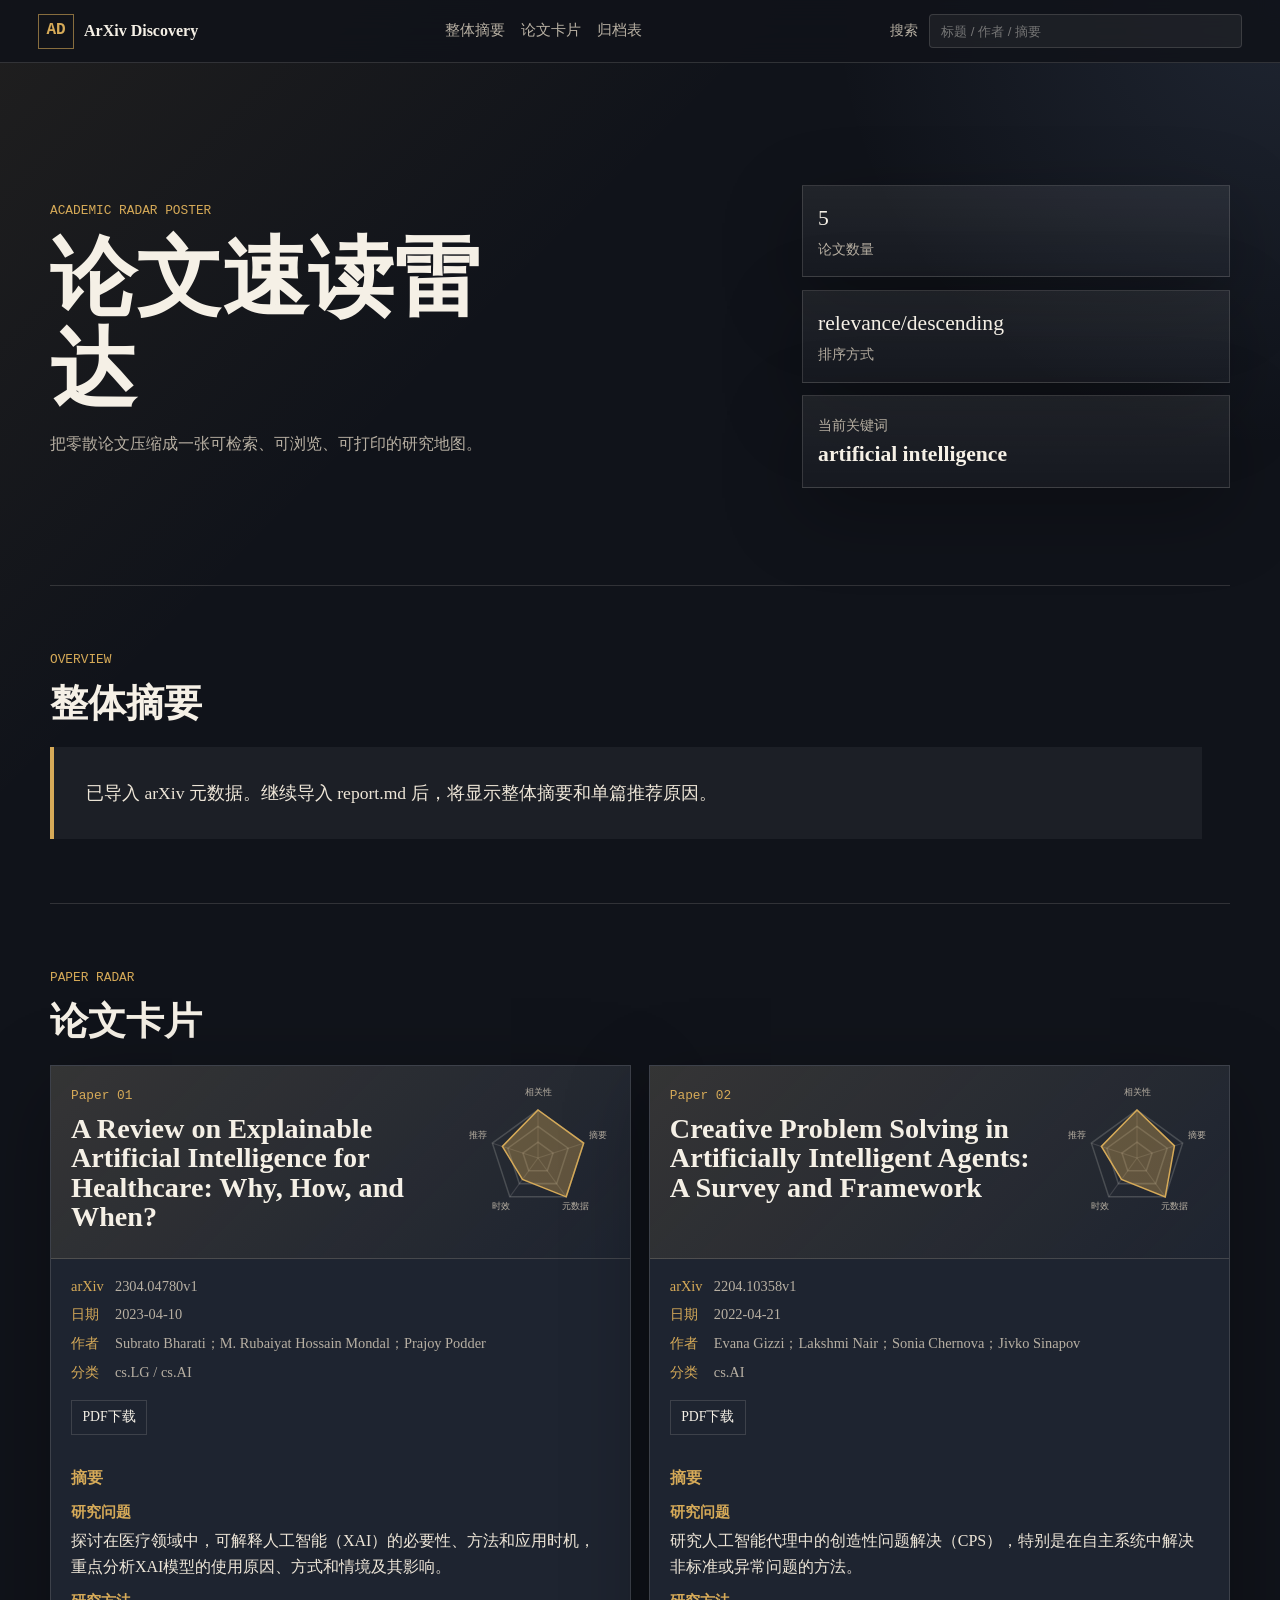
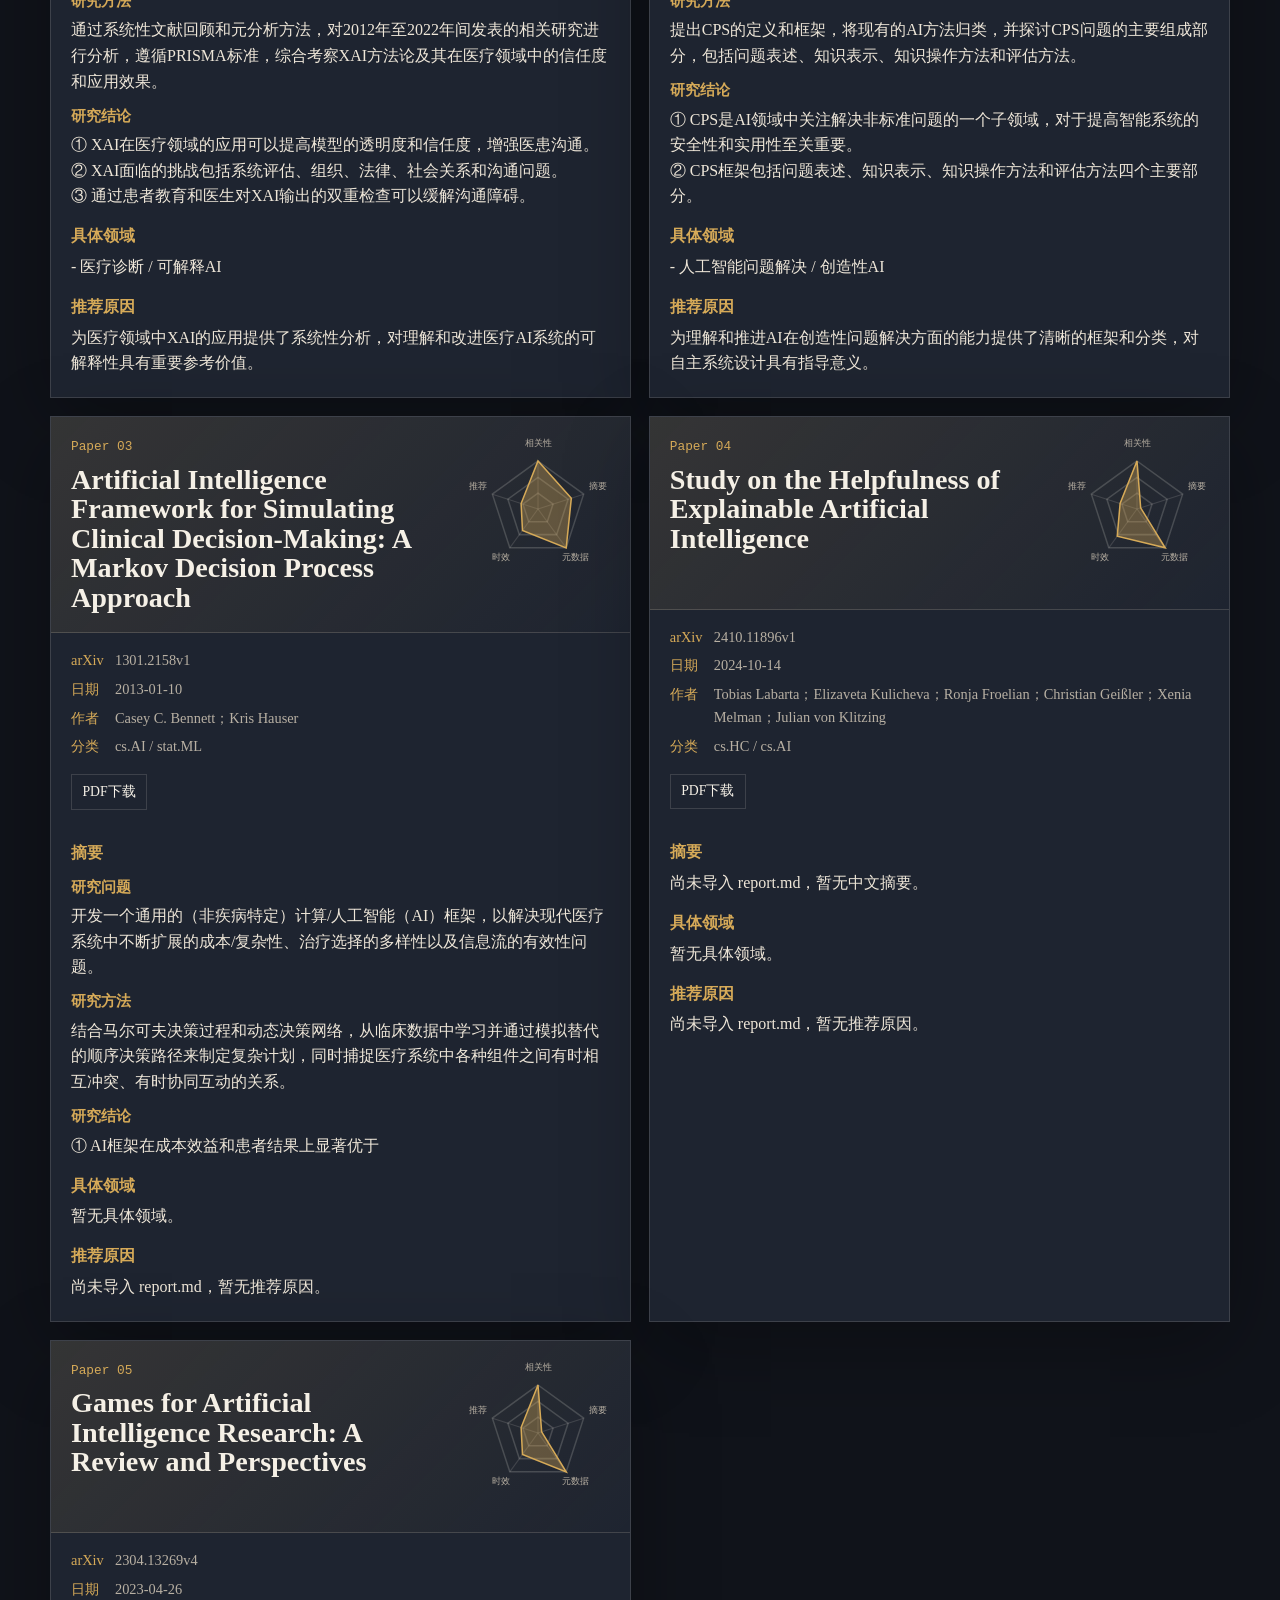
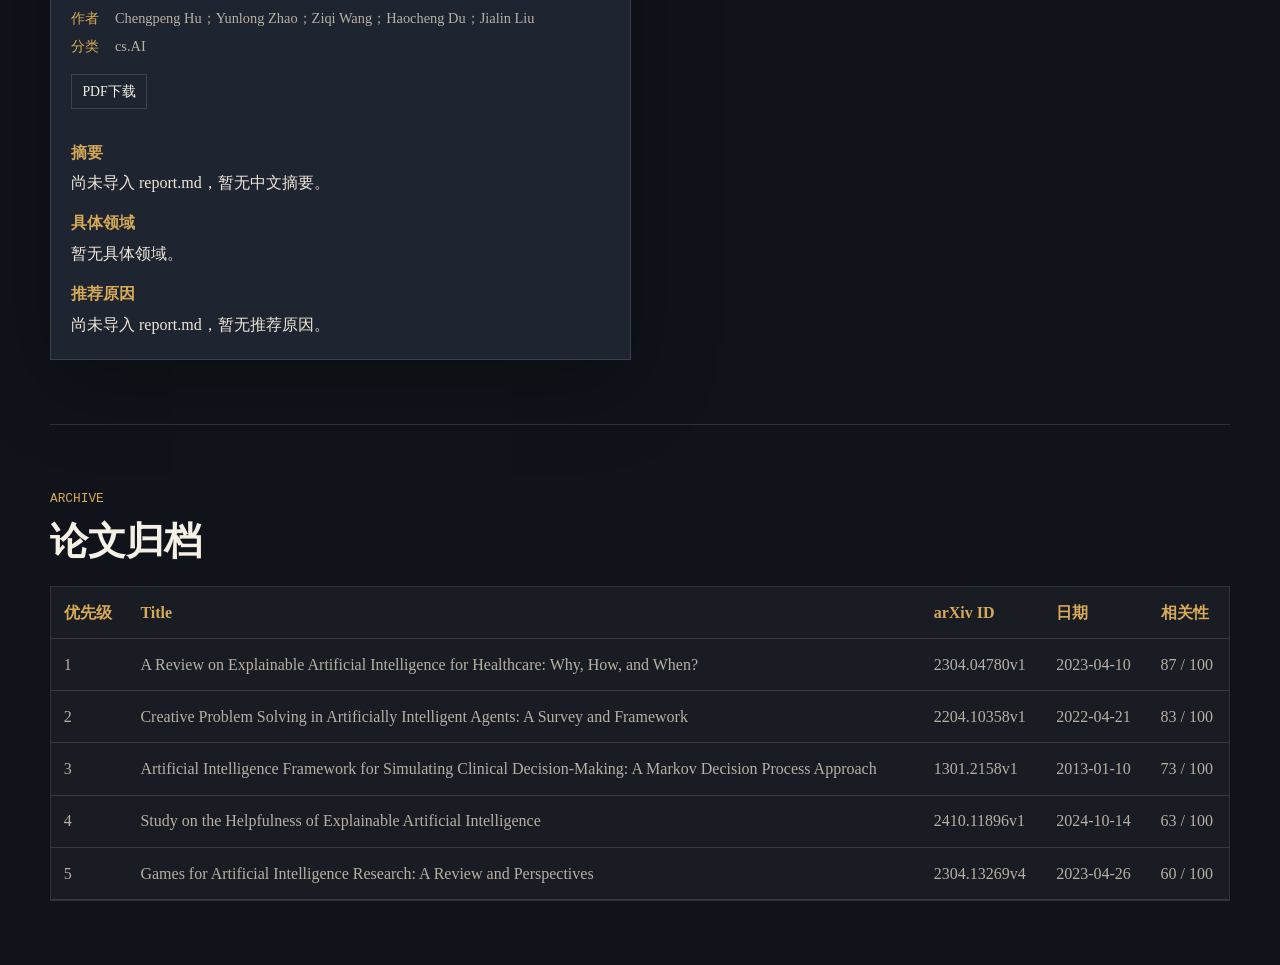
<file: runs/artificial-intelligence/index.html>
<!doctype html>
<html lang="zh-CN">
  <head>
    <meta charset="utf-8" />
    <meta name="viewport" content="width=device-width, initial-scale=1" />
    <title>ArXiv Discovery 论文雷达</title>
    <style>
:root {
  --ink: #f5f0e6;
  --muted: #b8b0a3;
  --paper: #151820;
  --panel: #1e2430;
  --panel-2: #252b37;
  --line: rgba(245, 240, 230, 0.14);
  --gold: #d6aa58;
  --sage: #8fb7a0;
  --coral: #d88a70;
  --blue: #88a6d8;
  --shadow: 0 24px 80px rgba(0, 0, 0, 0.28);
}

* {
  box-sizing: border-box;
}

html {
  scroll-behavior: smooth;
}

body {
  margin: 0;
  background:
    linear-gradient(135deg, rgba(214, 170, 88, 0.08), transparent 36rem),
    radial-gradient(circle at top right, rgba(136, 166, 216, 0.12), transparent 28rem),
    #10131a;
  color: var(--ink);
  font-family: Georgia, "Times New Roman", "Songti SC", serif;
  line-height: 1.6;
}

a {
  color: inherit;
}

.topbar {
  position: sticky;
  top: 0;
  z-index: 20;
  display: grid;
  grid-template-columns: max-content 1fr minmax(14rem, 22rem);
  gap: 1.25rem;
  align-items: center;
  padding: 0.85rem clamp(1rem, 3vw, 2.5rem);
  border-bottom: 1px solid var(--line);
  background: rgba(16, 19, 26, 0.88);
  backdrop-filter: blur(16px);
}

.brand {
  display: inline-flex;
  gap: 0.65rem;
  align-items: center;
  text-decoration: none;
  font-weight: 700;
}

.brand-mark {
  display: grid;
  place-items: center;
  width: 2.2rem;
  height: 2.2rem;
  border: 1px solid rgba(214, 170, 88, 0.6);
  color: var(--gold);
  font-family: ui-monospace, SFMono-Regular, Menlo, monospace;
}

.nav {
  display: flex;
  gap: 1rem;
  justify-content: center;
  font-size: 0.92rem;
  color: var(--muted);
}

.nav a {
  text-decoration: none;
}

.nav a:hover {
  color: var(--gold);
}

.search-box {
  display: grid;
  grid-template-columns: max-content 1fr;
  gap: 0.7rem;
  align-items: center;
  color: var(--muted);
  font-size: 0.85rem;
}

.search-box input,
.import-panel input {
  width: 100%;
  min-width: 0;
}

.search-box input {
  border: 1px solid var(--line);
  border-radius: 4px;
  padding: 0.55rem 0.7rem;
  background: rgba(255, 255, 255, 0.05);
  color: var(--ink);
}

main {
  width: min(1180px, calc(100% - 2rem));
  margin: 0 auto;
}

.hero {
  min-height: 58vh;
  display: grid;
  grid-template-columns: minmax(0, 1.25fr) minmax(18rem, 0.75fr);
  gap: clamp(1.25rem, 3vw, 3rem);
  align-items: center;
  padding: clamp(2rem, 5vw, 4rem) 0 2.5rem;
}

.eyebrow {
  margin: 0 0 0.75rem;
  color: var(--gold);
  font-family: ui-monospace, SFMono-Regular, Menlo, monospace;
  font-size: 0.8rem;
  letter-spacing: 0;
  text-transform: uppercase;
}

h1,
h2,
h3 {
  margin: 0;
  line-height: 1.05;
}

h1 {
  max-width: 10ch;
  font-size: clamp(2.7rem, 7vw, 5.4rem);
  font-weight: 700;
}

h2 {
  font-size: clamp(1.35rem, 3vw, 2.4rem);
}

h3 {
  font-size: clamp(1.35rem, 2.2vw, 2rem);
}

.hero-text {
  max-width: 38rem;
  color: var(--muted);
  font-size: 1rem;
}

.import-panel {
  display: grid;
  grid-template-columns: repeat(2, minmax(0, 1fr));
  gap: 0.9rem;
  max-width: 48rem;
  margin-top: 2rem;
}

.is-exported .import-panel {
  display: none;
}

.import-panel label {
  display: grid;
  gap: 0.6rem;
  padding: 1rem;
  border: 1px solid var(--line);
  background: rgba(255, 255, 255, 0.04);
}

.import-panel span {
  color: var(--muted);
  font-size: 0.9rem;
}

.hero-dashboard {
  display: grid;
  gap: 0.8rem;
}

.metric,
.query-card {
  padding: 0.95rem;
  border: 1px solid var(--line);
  background: linear-gradient(180deg, rgba(255, 255, 255, 0.07), rgba(255, 255, 255, 0.03));
  box-shadow: var(--shadow);
}

.metric span,
.query-card strong {
  display: block;
  overflow-wrap: anywhere;
  color: var(--ink);
  font-size: 1.35rem;
}

.metric strong,
.query-card span {
  color: var(--muted);
  font-size: 0.85rem;
  font-weight: 400;
}

.section-band {
  padding: 4rem 0;
  border-top: 1px solid var(--line);
}

.section-heading {
  display: block;
  margin-bottom: 1.5rem;
  text-align: left;
}

.summary-block {
  max-width: 72rem;
  padding: clamp(1.25rem, 3vw, 2rem);
  border-left: 4px solid var(--gold);
  background: rgba(255, 255, 255, 0.05);
  color: #eee6d8;
  font-size: 1.1rem;
}

.paper-grid {
  display: grid;
  grid-template-columns: repeat(2, minmax(0, 1fr));
  gap: 1.1rem;
}

.paper-grid.empty {
  display: block;
  color: var(--muted);
}

.paper-card {
  border: 1px solid var(--line);
  background: var(--panel);
  box-shadow: var(--shadow);
}

.paper-card.hidden {
  display: none;
}

.paper-card-head {
  display: grid;
  grid-template-columns: minmax(0, 1fr) 9rem;
  gap: 1rem;
  align-items: start;
  padding: 1.25rem;
  border-bottom: 1px solid var(--line);
  background: linear-gradient(135deg, rgba(214, 170, 88, 0.12), transparent);
}

.paper-index {
  margin: 0 0 0.45rem;
  color: var(--gold);
  font-family: ui-monospace, SFMono-Regular, Menlo, monospace;
  font-size: 0.8rem;
}

.meta-list {
  display: grid;
  grid-template-columns: max-content 1fr;
  gap: 0.35rem 0.7rem;
  margin: 0;
  padding: 1rem 1.25rem;
  color: var(--muted);
  font-size: 0.9rem;
}

.meta-list dt {
  color: var(--gold);
}

.meta-list dd {
  margin: 0;
  overflow-wrap: anywhere;
}

.link-row {
  display: flex;
  gap: 0.75rem;
  flex-wrap: wrap;
  padding: 0 1.25rem 1rem;
}

.link-row a {
  border: 1px solid var(--line);
  padding: 0.35rem 0.65rem;
  color: var(--ink);
  text-decoration: none;
  font-size: 0.86rem;
}

.link-row a:hover {
  border-color: var(--gold);
  color: var(--gold);
}

.paper-body {
  padding: 0 1.25rem 1.35rem;
}

.paper-body h4 {
  margin: 0.9rem 0 0.35rem;
  color: var(--gold);
  font-size: 0.98rem;
}

.paper-body p {
  margin: 0;
  color: #eee6d8;
  white-space: normal;
}

.summary-item {
  margin: 0.65rem 0;
}

.summary-item strong {
  display: block;
  margin-bottom: 0.25rem;
  color: var(--gold);
  font-size: 0.92rem;
}

.radar {
  width: 100%;
  height: auto;
}

.radar text {
  fill: var(--muted);
  font-size: 8px;
  font-family: ui-monospace, SFMono-Regular, Menlo, monospace;
}

.table-wrap {
  overflow-x: auto;
  border: 1px solid var(--line);
}

table {
  width: 100%;
  border-collapse: collapse;
  min-width: 46rem;
  background: rgba(255, 255, 255, 0.04);
}

th,
td {
  padding: 0.8rem;
  border-bottom: 1px solid var(--line);
  text-align: left;
  vertical-align: top;
}

th {
  color: var(--gold);
  font-weight: 600;
}

td {
  color: var(--muted);
}

mark {
  background: rgba(214, 170, 88, 0.35);
  color: var(--ink);
  padding: 0 0.1rem;
}

@media (max-width: 860px) {
  .topbar {
    grid-template-columns: 1fr;
  }

  .nav {
    justify-content: flex-start;
    overflow-x: auto;
  }

  .hero,
  .paper-grid,
  .import-panel {
    grid-template-columns: 1fr;
  }

  .paper-card-head {
    grid-template-columns: 1fr;
  }
}

@media print {
  body {
    background: #fff;
    color: #111;
  }

  .topbar,
  .import-panel,
  .search-box {
    display: none;
  }

  main {
    width: 100%;
  }

  .hero {
    min-height: auto;
  }

  .paper-card,
  .metric,
  .query-card,
  .summary-block {
    box-shadow: none;
    break-inside: avoid;
  }
}

</style>
  </head>
  <body class="is-exported">
    <header class="topbar">
      <a class="brand" href="#hero" aria-label="回到顶部">
        <span class="brand-mark">AD</span>
        <span>ArXiv Discovery</span>
      </a>
      <nav class="nav">
        <a href="#summary">整体摘要</a>
        <a href="#papers">论文卡片</a>
        <a href="#archive">归档表</a>
      </nav>
      <label class="search-box">
        <span>搜索</span>
        <input id="keywordInput" type="search" placeholder="标题 / 作者 / 摘要" />
      </label>
    </header>

    <main>
      <section id="hero" class="hero">
        <div class="hero-copy">
          <p class="eyebrow">Academic Radar Poster</p>
          <h1>论文速读雷达</h1>
          <p id="heroText" class="hero-text">
            把零散论文压缩成一张可检索、可浏览、可打印的研究地图。
          </p>
</div>
        <div class="hero-dashboard" aria-label="报告概览">
          <div class="metric">
            <span id="paperCount">0</span>
            <strong>论文数量</strong>
          </div>
          <div class="metric">
            <span id="sortValue">未导入</span>
            <strong>排序方式</strong>
          </div>
          <div class="query-card">
            <span>当前关键词</span>
            <strong id="queryValue">等待导入</strong>
          </div>
        </div>
      </section>

      <section id="summary" class="section-band">
        <div class="section-heading">
          <p class="eyebrow">Overview</p>
          <h2>整体摘要</h2>
        </div>
        <article id="overallSummary" class="summary-block">
          请先导入完整流程生成的 `results.json` 和 `report.md`。如果只有 `results.json`，页面仍会展示论文元数据，但不会显示中文摘要。
        </article>
      </section>

      <section id="papers" class="section-band">
        <div class="section-heading">
          <p class="eyebrow">Paper Radar</p>
          <h2>论文卡片</h2>
        </div>
        <div id="paperGrid" class="paper-grid empty">
          <p>尚未导入论文数据。</p>
        </div>
      </section>

      <section id="archive" class="section-band">
        <div class="section-heading">
          <p class="eyebrow">Archive</p>
          <h2>论文归档</h2>
        </div>
        <div class="table-wrap">
          <table>
            <thead>
              <tr>
                <th>优先级</th>
                <th>Title</th>
                <th>arXiv ID</th>
                <th>日期</th>
                <th>相关性</th>
              </tr>
            </thead>
            <tbody id="archiveBody">
              <tr>
                <td colspan="5">尚未导入论文数据。</td>
              </tr>
            </tbody>
          </table>
        </div>
      </section>
    </main>

    <template id="paperTemplate">
      <article class="paper-card">
        <div class="paper-card-head">
          <div>
            <p class="paper-index"></p>
            <h3></h3>
          </div>
          <div class="radar-slot"></div>
        </div>
        <dl class="meta-list"></dl>
        <div class="link-row"></div>
        <div class="paper-body">
          <div class="paper-summary"></div>
          <div class="paper-field"></div>
          <div class="paper-reason"></div>
        </div>
      </article>
    </template>

    <script>
window.ARXIV_DISCOVERY_DATA = {"results": {"query": "artificial intelligence", "category": null, "sort_by": "relevance", "sort_order": "descending", "requested_results": 5, "date_from": null, "date_to": null, "keywords": ["artificial intelligence"], "returned_results": 5, "papers": [{"arxiv_id": "2304.04780v1", "title": "A Review on Explainable Artificial Intelligence for Healthcare: Why, How, and When?", "summary": "Artificial intelligence (AI) models are increasingly finding applications in the field of medicine. Concerns have been raised about the explainability of the decisions that are made by these AI models. In this article, we give a systematic analysis of explainable artificial intelligence (XAI), with a primary focus on models that are currently being used in the field of healthcare. The literature search is conducted following the preferred reporting items for systematic reviews and meta-analyses (PRISMA) standards for relevant work published from 1 January 2012 to 02 February 2022. The review analyzes the prevailing trends in XAI and lays out the major directions in which research is headed. We investigate the why, how, and when of the uses of these XAI models and their implications. We present a comprehensive examination of XAI methodologies as well as an explanation of how a trustworthy AI can be derived from describing AI models for healthcare fields. The discussion of this work will contribute to the formalization of the XAI field.", "authors": ["Subrato Bharati", "M. Rubaiyat Hossain Mondal", "Prajoy Podder"], "published": "2023-04-10T17:40:21Z", "updated": "2023-04-10T17:40:21Z", "abstract_url": "http://arxiv.org/abs/2304.04780v1", "pdf_url": "https://arxiv.org/pdf/2304.04780v1", "primary_category": "cs.LG", "categories": ["cs.LG", "cs.AI"]}, {"arxiv_id": "2204.10358v1", "title": "Creative Problem Solving in Artificially Intelligent Agents: A Survey and Framework", "summary": "Creative Problem Solving (CPS) is a sub-area within Artificial Intelligence (AI) that focuses on methods for solving off-nominal, or anomalous problems in autonomous systems. Despite many advancements in planning and learning, resolving novel problems or adapting existing knowledge to a new context, especially in cases where the environment may change in unpredictable ways post deployment, remains a limiting factor in the safe and useful integration of intelligent systems. The emergence of increasingly autonomous systems dictates the necessity for AI agents to deal with environmental uncertainty through creativity. To stimulate further research in CPS, we present a definition and a framework of CPS, which we adopt to categorize existing AI methods in this field. Our framework consists of four main components of a CPS problem, namely, 1) problem formulation, 2) knowledge representation, 3) method of knowledge manipulation, and 4) method of evaluation. We conclude our survey with open research questions, and suggested directions for the future.", "authors": ["Evana Gizzi", "Lakshmi Nair", "Sonia Chernova", "Jivko Sinapov"], "published": "2022-04-21T18:31:44Z", "updated": "2022-04-21T18:31:44Z", "abstract_url": "http://arxiv.org/abs/2204.10358v1", "pdf_url": "https://arxiv.org/pdf/2204.10358v1", "primary_category": "cs.AI", "categories": ["cs.AI"]}, {"arxiv_id": "1301.2158v1", "title": "Artificial Intelligence Framework for Simulating Clinical Decision-Making: A Markov Decision Process Approach", "summary": "In the modern healthcare system, rapidly expanding costs/complexity, the growing myriad of treatment options, and exploding information streams that often do not effectively reach the front lines hinder the ability to choose optimal treatment decisions over time. The goal in this paper is to develop a general purpose (non-disease-specific) computational/artificial intelligence (AI) framework to address these challenges. This serves two potential functions: 1) a simulation environment for exploring various healthcare policies, payment methodologies, etc., and 2) the basis for clinical artificial intelligence - an AI that can think like a doctor. This approach combines Markov decision processes and dynamic decision networks to learn from clinical data and develop complex plans via simulation of alternative sequential decision paths while capturing the sometimes conflicting, sometimes synergistic interactions of various components in the healthcare system. It can operate in partially observable environments (in the case of missing observations or data) by maintaining belief states about patient health status and functions as an online agent that plans and re-plans. This framework was evaluated using real patient data from an electronic health record. Such an AI framework easily outperforms the current treatment-as-usual (TAU) case-rate/fee-for-service models of healthcare (Cost per Unit Change: $189 vs. $497) while obtaining a 30-35% increase in patient outcomes. Tweaking certain model parameters further enhances this advantage, obtaining roughly 50% more improvement for roughly half the costs. Given careful design and problem formulation, an AI simulation framework can approximate optimal decisions even in complex and uncertain environments. Future work is described that outlines potential lines of research and integration of machine learning algorithms for personalized medicine.", "authors": ["Casey C. Bennett", "Kris Hauser"], "published": "2013-01-10T15:29:59Z", "updated": "2013-01-10T15:29:59Z", "abstract_url": "http://arxiv.org/abs/1301.2158v1", "pdf_url": "https://arxiv.org/pdf/1301.2158v1", "primary_category": "cs.AI", "categories": ["cs.AI", "stat.ML"]}, {"arxiv_id": "2410.11896v1", "title": "Study on the Helpfulness of Explainable Artificial Intelligence", "summary": "Explainable Artificial Intelligence (XAI) is essential for building advanced machine learning-powered applications, especially in critical domains such as medical diagnostics or autonomous driving. Legal, business, and ethical requirements motivate using effective XAI, but the increasing number of different methods makes it challenging to pick the right ones. Further, as explanations are highly context-dependent, measuring the effectiveness of XAI methods without users can only reveal a limited amount of information, excluding human factors such as the ability to understand it. We propose to evaluate XAI methods via the user's ability to successfully perform a proxy task, designed such that a good performance is an indicator for the explanation to provide helpful information. In other words, we address the helpfulness of XAI for human decision-making. Further, a user study on state-of-the-art methods was conducted, showing differences in their ability to generate trust and skepticism and the ability to judge the rightfulness of an AI decision correctly. Based on the results, we highly recommend using and extending this approach for more objective-based human-centered user studies to measure XAI performance in an end-to-end fashion.", "authors": ["Tobias Labarta", "Elizaveta Kulicheva", "Ronja Froelian", "Christian Geißler", "Xenia Melman", "Julian von Klitzing"], "published": "2024-10-14T14:03:52Z", "updated": "2024-10-14T14:03:52Z", "abstract_url": "http://arxiv.org/abs/2410.11896v1", "pdf_url": "https://arxiv.org/pdf/2410.11896v1", "primary_category": "cs.HC", "categories": ["cs.HC", "cs.AI"]}, {"arxiv_id": "2304.13269v4", "title": "Games for Artificial Intelligence Research: A Review and Perspectives", "summary": "Games have been the perfect test-beds for artificial intelligence research for the characteristics that widely exist in real-world scenarios. Learning and optimisation, decision making in dynamic and uncertain environments, game theory, planning and scheduling, design and education are common research areas shared between games and real-world problems. Numerous open-source games or game-based environments have been implemented for studying artificial intelligence. In addition to single- or multi-player, collaborative or adversarial games, there has also been growing interest in implementing platforms for creative design in recent years. Those platforms provide ideal benchmarks for exploring and comparing artificial intelligence ideas and techniques. This paper reviews the games and game-based platforms for artificial intelligence research, provides guidance on matching particular types of artificial intelligence with suitable games for testing and matching particular needs in games with suitable artificial intelligence techniques, discusses the research trend induced by the evolution of those games and platforms, and gives an outlook.", "authors": ["Chengpeng Hu", "Yunlong Zhao", "Ziqi Wang", "Haocheng Du", "Jialin Liu"], "published": "2023-04-26T03:42:31Z", "updated": "2024-06-04T05:18:04Z", "abstract_url": "http://arxiv.org/abs/2304.13269v4", "pdf_url": "https://arxiv.org/pdf/2304.13269v4", "primary_category": "cs.AI", "categories": ["cs.AI"]}]}, "reportText": "# arXiv Discovery：artificial intelligence\n\n- 搜索关键词：`artificial intelligence`\n- arXiv 分类：`cs.AI`\n- 排序方式：`relevance/descending`\n- 处理论文数：`5`\n- 备注：`无`\n\n## 报告头部\n\n本报告聚焦于人工智能领域的最新研究成果，涵盖了可解释性、问题解决、临床决策模拟、XAI有效性评估以及游戏在AI研究中的应用等多个维度。这些论文不仅在理论上有所创新，而且在实际应用中具有潜在的巨大价值，特别是在医疗、自动驾驶等关键领域。\n\n## 1. A Review on Explainable Artificial Intelligence for Healthcare: Why, How, and When?\n\n- arXiv ID：`2304.04780v1`\n- 链接：[Abstract](https://arxiv.org/abs/2304.04780v1)，[PDF](https://arxiv.org/pdf/2304.04780v1)\n- 作者：Subrato Bharati；M. Rubaiyat Hossain Mondal；Prajoy Podder\n- 发布/更新：2023-04-10 / 2023-04-10\n\n### 研究问题\n探讨在医疗领域中，可解释人工智能（XAI）的必要性、方法和应用时机，重点分析XAI模型的使用原因、方式和情境及其影响。\n\n### 研究方法\n通过系统性文献回顾和元分析方法，对2012年至2022年间发表的相关研究进行分析，遵循PRISMA标准，综合考察XAI方法论及其在医疗领域中的信任度和应用效果。\n\n### 研究结论\n① XAI在医疗领域的应用可以提高模型的透明度和信任度，增强医患沟通。\n② XAI面临的挑战包括系统评估、组织、法律、社会关系和沟通问题。\n③ 通过患者教育和医生对XAI输出的双重检查可以缓解沟通障碍。\n\n### 具体领域\n- 医疗诊断 / 可解释AI\n\n### 推荐原因\n为医疗领域中XAI的应用提供了系统性分析，对理解和改进医疗AI系统的可解释性具有重要参考价值。\n\n## 2. Creative Problem Solving in Artificially Intelligent Agents: A Survey and Framework\n\n- arXiv ID：`2204.10358v1`\n- 链接：[Abstract](https://arxiv.org/abs/2204.10358v1)，[PDF](https://arxiv.org/pdf/2204.10358v1)\n- 作者：Evana Gizzi；Lakshmi Nair；Sonia Chernova；Jivko Sinapov\n- 发布/更新：2022-04-21 / 2022-04-21\n\n### 研究问题\n研究人工智能代理中的创造性问题解决（CPS），特别是在自主系统中解决非标准或异常问题的方法。\n\n### 研究方法\n提出CPS的定义和框架，将现有的AI方法归类，并探讨CPS问题的主要组成部分，包括问题表述、知识表示、知识操作方法和评估方法。\n\n### 研究结论\n① CPS是AI领域中关注解决非标准问题的一个子领域，对于提高智能系统的安全性和实用性至关重要。\n② CPS框架包括问题表述、知识表示、知识操作方法和评估方法四个主要部分。\n\n### 具体领域\n- 人工智能问题解决 / 创造性AI\n\n### 推荐原因\n为理解和推进AI在创造性问题解决方面的能力提供了清晰的框架和分类，对自主系统设计具有指导意义。\n\n## 3. Artificial Intelligence Framework for Simulating Clinical Decision-Making: A Markov Decision Process Approach\n\n- arXiv ID：`1301.2158v1`\n- 链接：[Abstract](https://arxiv.org/abs/1301.2158v1)，[PDF](https://arxiv.org/pdf/1301.2158v1)\n- 作者：Casey C. Bennett；Kris Hauser\n- 发布/更新：2013-01-10 / 2013-01-10\n\n### 研究问题\n开发一个通用的（非疾病特定）计算/人工智能（AI）框架，以解决现代医疗系统中不断扩展的成本/复杂性、治疗选择的多样性以及信息流的有效性问题。\n\n### 研究方法\n结合马尔可夫决策过程和动态决策网络，从临床数据中学习并通过模拟替代的顺序决策路径来制定复杂计划，同时捕捉医疗系统中各种组件之间有时相互冲突、有时协同互动的关系。\n\n### 研究结论\n① AI框架在成本效益和患者结果上显著优于"};
</script>
<script>
const state = {
  results: null,
  reportText: "",
  parsedReport: { overall: "", papers: [] },
  mergedPapers: [],
};

const nodes = {
  resultsFile: document.querySelector("#resultsFile"),
  reportFile: document.querySelector("#reportFile"),
  keywordInput: document.querySelector("#keywordInput"),
  paperCount: document.querySelector("#paperCount"),
  sortValue: document.querySelector("#sortValue"),
  queryValue: document.querySelector("#queryValue"),
  heroText: document.querySelector("#heroText"),
  overallSummary: document.querySelector("#overallSummary"),
  paperGrid: document.querySelector("#paperGrid"),
  archiveBody: document.querySelector("#archiveBody"),
  paperTemplate: document.querySelector("#paperTemplate"),
};

if (nodes.resultsFile) {
  nodes.resultsFile.addEventListener("change", async (event) => {
    const file = event.target.files?.[0];
    if (!file) return;
    const text = await file.text();
    state.results = JSON.parse(text);
    render();
  });
}

if (nodes.reportFile) {
  nodes.reportFile.addEventListener("change", async (event) => {
    const file = event.target.files?.[0];
    if (!file) return;
    state.reportText = await file.text();
    state.parsedReport = parseReport(state.reportText);
    render();
  });
}

nodes.keywordInput.addEventListener("input", () => {
  applySearch(nodes.keywordInput.value.trim());
});

const embedded = window.ARXIV_DISCOVERY_DATA;
if (embedded?.results) {
  document.body.classList.add("is-exported");
  state.results = embedded.results;
  state.reportText = embedded.reportText || "";
  state.parsedReport = parseReport(state.reportText);
  render();
}

function parseReport(markdown) {
  const overallMatch = markdown.match(/##\s*整体摘要\s*([\s\S]*?)(?=\n##\s+\d+\.|\n##\s+阅读顺序|\n##\s+[^\n]+|$)/);
  const papers = [];
  const paperPattern = /##\s+(\d+)\.\s+(.+?)\n([\s\S]*?)(?=\n##\s+\d+\.|\n##\s+阅读顺序|$)/g;
  let match;
  while ((match = paperPattern.exec(markdown)) !== null) {
    const body = match[3];
    papers.push({
      index: Number(match[1]),
      title: match[2].trim(),
      arxivId: pick(body, /arXiv ID[：:]\s*`?([^`\n]+)`?/),
      authors: pick(body, /作者[：:]\s*([^\n]+)/),
      date: pick(body, /发布\/更新[：:]\s*([^\n]+)/),
      summaryParts: researchSummaryParts(body),
      summary: researchSummary(body),
      field: section(body, "具体领域"),
      reason: section(body, "推荐原因"),
    });
  }
  return {
    overall: cleanup(overallMatch?.[1] || ""),
    papers,
  };
}

function pick(text, pattern) {
  return cleanup(text.match(pattern)?.[1] || "");
}

function section(text, title) {
  const pattern = new RegExp(`###\\s*${title}\\s*([\\s\\S]*?)(?=\\n###\\s+|$)`);
  return cleanup(text.match(pattern)?.[1] || "");
}

function boldSection(text, title) {
  const pattern = new RegExp(`\\*\\*${title}\\*\\*\\s*([\\s\\S]*?)(?=\\n\\*\\*[^*]+\\*\\*|\\n###\\s+|$)`);
  return cleanup(text.match(pattern)?.[1] || "");
}

function researchSummaryParts(text) {
  const summaryBlock = section(text, "摘要");
  return {
    question: boldSection(summaryBlock, "研究问题") || section(text, "研究问题"),
    method: boldSection(summaryBlock, "研究方法") || section(text, "研究方法"),
    findings: boldSection(summaryBlock, "研究结论") || section(text, "研究结论"),
  };
}

function researchSummary(text) {
  const summaryParts = researchSummaryParts(text);
  const parts = [
    ["研究问题", summaryParts.question],
    ["研究方法", summaryParts.method],
    ["研究结论", summaryParts.findings],
  ].filter(([, value]) => value);
  return parts.map(([title, value]) => `${title}：${value}`).join("\n\n");
}

function cleanup(text) {
  return text
    .replace(/```[\s\S]*?```/g, "")
    .replace(/\[[^\]]+\]\([^)]+\)/g, (value) => value.replace(/\(([^)]+)\)/, ""))
    .replace(/\s+\n/g, "\n")
    .trim();
}

function render() {
  const results = state.results || {};
  const metadataPapers = Array.isArray(results.papers) ? results.papers : [];
  state.mergedPapers = metadataPapers.map((paper, index) => mergePaper(paper, index));

  nodes.paperCount.textContent = String(metadataPapers.length || state.parsedReport.papers.length || 0);
  nodes.sortValue.textContent = results.sort_by ? `${results.sort_by}/${results.sort_order || "descending"}` : "未导入";
  nodes.queryValue.textContent = results.query || "等待导入";
  nodes.overallSummary.textContent =
    state.parsedReport.overall ||
    (metadataPapers.length ? "已导入 arXiv 元数据。继续导入 report.md 后，将显示整体摘要和单篇推荐原因。" : "请先导入完整流程生成的 results.json 和 report.md。");

  renderPapers(state.mergedPapers.length ? state.mergedPapers : state.parsedReport.papers);
  renderArchive(state.mergedPapers);
  applySearch(nodes.keywordInput.value.trim());
}

function mergePaper(paper, index) {
  const reportPaper = state.parsedReport.papers.find((item) => samePaper(item, paper, index));
  const authors = Array.isArray(paper.authors) ? paper.authors.join("；") : paper.authors || reportPaper?.authors || "";
  return {
    index: index + 1,
    title: paper.title || reportPaper?.title || `Paper ${index + 1}`,
    arxivId: paper.arxiv_id || reportPaper?.arxivId || "",
    authors,
    date: dateOnly(paper.published || paper.updated || reportPaper?.date || ""),
    abstractUrl: paper.abstract_url || "",
    pdfUrl: paper.pdf_url || "",
    categories: paper.categories || [],
    arxivSummary: paper.summary || "",
    summaryParts: reportPaper?.summaryParts || null,
    field: reportPaper?.field || "",
    summary: reportPaper?.summary || "尚未导入 report.md，暂无中文摘要。",
    reason: reportPaper?.reason || "尚未导入 report.md，暂无推荐原因。",
  };
}

function samePaper(reportPaper, paper, index) {
  if (reportPaper.arxivId && paper.arxiv_id) return reportPaper.arxivId === paper.arxiv_id;
  if (reportPaper.title && paper.title) return normalize(reportPaper.title) === normalize(paper.title);
  return reportPaper.index === index + 1;
}

function normalize(value) {
  return String(value).replace(/\s+/g, " ").trim().toLowerCase();
}

function dateOnly(value) {
  return String(value).slice(0, 10) || "未知";
}

function renderPapers(papers) {
  nodes.paperGrid.innerHTML = "";
  nodes.paperGrid.classList.toggle("empty", papers.length === 0);
  if (!papers.length) {
    nodes.paperGrid.textContent = "尚未导入论文数据。";
    return;
  }

  papers.forEach((paper, index) => {
    const fragment = nodes.paperTemplate.content.cloneNode(true);
    const card = fragment.querySelector(".paper-card");
    card.dataset.search = [paper.title, paper.authors, paper.summary, paper.reason, paper.arxivSummary].join(" ").toLowerCase();
    fragment.querySelector(".paper-index").textContent = `Paper ${String(index + 1).padStart(2, "0")}`;
    fragment.querySelector("h3").textContent = paper.title;
    fragment.querySelector(".meta-list").innerHTML = metadataMarkup(paper);
    fragment.querySelector(".link-row").innerHTML = linksMarkup(paper);
    fragment.querySelector(".paper-summary").innerHTML = summaryMarkup(paper);
    fragment.querySelector(".paper-field").innerHTML = sectionMarkup("具体领域", paper.field || "暂无具体领域。");
    fragment.querySelector(".paper-reason").innerHTML = sectionMarkup("推荐原因", paper.reason || "暂无推荐原因。");
    fragment.querySelector(".radar-slot").innerHTML = radarSvg(scorePaper(paper));
    nodes.paperGrid.appendChild(fragment);
  });
}

function summaryMarkup(paper) {
  const parts = paper.summaryParts || {};
  if (parts.question || parts.method || parts.findings) {
    return [
      `<h4>摘要</h4>`,
      summaryItemMarkup("研究问题", parts.question),
      summaryItemMarkup("研究方法", parts.method),
      summaryItemMarkup("研究结论", parts.findings),
    ].join("");
  }
  return sectionMarkup("摘要", paper.summary || "暂无摘要。");
}

function summaryItemMarkup(title, value) {
  if (!value) return "";
  return `<div class="summary-item"><strong>${escapeHtml(title)}</strong><p>${formatMultiline(value)}</p></div>`;
}

function sectionMarkup(title, value) {
  return `<h4>${escapeHtml(title)}</h4><p>${formatMultiline(value)}</p>`;
}

function formatMultiline(value) {
  return escapeHtml(value)
    .split(/\n+/)
    .filter(Boolean)
    .map((line) => line.trim())
    .join("<br />");
}

function metadataMarkup(paper) {
  return [
    ["arXiv", paper.arxivId || "未知"],
    ["日期", paper.date || "未知"],
    ["作者", paper.authors || "未知"],
    ["分类", Array.isArray(paper.categories) ? paper.categories.join(" / ") : "未知"],
  ]
    .map(([key, value]) => `<dt>${escapeHtml(key)}</dt><dd>${escapeHtml(value)}</dd>`)
    .join("");
}

function linksMarkup(paper) {
  if (paper.pdfUrl) {
    return `<a href="${escapeAttribute(paper.pdfUrl)}" target="_blank" rel="noreferrer">PDF下载</a>`;
  }
  return "<span>暂无 PDF</span>";
}

function scorePaper(paper) {
  const query = normalize(state.results?.query || "");
  const text = normalize([paper.title, paper.arxivSummary, paper.summary].join(" "));
  const tokens = query.split(/\s+/).filter(Boolean);
  const matched = tokens.filter((token) => text.includes(token)).length;
  const relevance = tokens.length ? Math.round((matched / tokens.length) * 100) : 70;
  const summaryDepth = Math.min(100, Math.round(((paper.summary || "").length / 260) * 100));
  const metadata = [paper.title, paper.authors, paper.date, paper.abstractUrl, paper.pdfUrl].filter(Boolean).length * 20;
  const freshness = freshnessScore(paper.date);
  const readability = Math.min(100, Math.round(((paper.reason || "").length / 60) * 100));
  return [
    ["相关性", clamp(relevance)],
    ["摘要", clamp(summaryDepth)],
    ["元数据", clamp(metadata)],
    ["时效", clamp(freshness)],
    ["推荐", clamp(readability)],
  ];
}

function freshnessScore(dateText) {
  const time = Date.parse(dateText);
  if (Number.isNaN(time)) return 55;
  const days = (Date.now() - time) / 86400000;
  if (days <= 30) return 100;
  if (days <= 365) return 85;
  if (days <= 1095) return 70;
  return 55;
}

function clamp(value) {
  return Math.max(0, Math.min(100, value));
}

function radarSvg(scores) {
  const size = 132;
  const center = size / 2;
  const radius = 44;
  const points = scores.map(([, score], index) => point(center, radius * (score / 100), index, scores.length));
  const grid = [0.33, 0.66, 1]
    .map((scale) => polygon(scores.map((_, index) => point(center, radius * scale, index, scores.length)), "none", "rgba(245,240,230,.18)"))
    .join("");
  const axes = scores
    .map(([label], index) => {
      const end = point(center, radius, index, scores.length);
      const labelPoint = point(center, radius + 14, index, scores.length);
      return `<line x1="${center}" y1="${center}" x2="${end.x}" y2="${end.y}" stroke="rgba(245,240,230,.14)" /><text x="${labelPoint.x}" y="${labelPoint.y}" text-anchor="middle">${label}</text>`;
    })
    .join("");
  return `<svg class="radar" viewBox="0 0 ${size} ${size}" role="img" aria-label="论文雷达评分">${grid}${axes}${polygon(points, "rgba(214,170,88,.35)", "#d6aa58")}</svg>`;
}

function point(center, radius, index, total) {
  const angle = -Math.PI / 2 + (Math.PI * 2 * index) / total;
  return {
    x: Number((center + Math.cos(angle) * radius).toFixed(2)),
    y: Number((center + Math.sin(angle) * radius).toFixed(2)),
  };
}

function polygon(points, fill, stroke) {
  const value = points.map((item) => `${item.x},${item.y}`).join(" ");
  return `<polygon points="${value}" fill="${fill}" stroke="${stroke}" stroke-width="1.4" />`;
}

function renderArchive(papers) {
  if (!papers.length) {
    nodes.archiveBody.innerHTML = `<tr><td colspan="5">尚未导入论文数据。</td></tr>`;
    return;
  }
  nodes.archiveBody.innerHTML = papers
    .map((paper, index) => {
      const score = average(scorePaper(paper).map((item) => item[1]));
      return `<tr><td>${index + 1}</td><td>${escapeHtml(paper.title)}</td><td>${escapeHtml(paper.arxivId)}</td><td>${escapeHtml(paper.date)}</td><td>${score} / 100</td></tr>`;
    })
    .join("");
}

function average(values) {
  return Math.round(values.reduce((sum, value) => sum + value, 0) / values.length);
}

function applySearch(keyword) {
  const normalized = keyword.toLowerCase();
  document.querySelectorAll(".paper-card").forEach((card) => {
    const matched = !normalized || card.dataset.search.includes(normalized);
    card.classList.toggle("hidden", !matched);
  });
}

function escapeHtml(value) {
  return String(value)
    .replaceAll("&", "&amp;")
    .replaceAll("<", "&lt;")
    .replaceAll(">", "&gt;")
    .replaceAll('"', "&quot;")
    .replaceAll("'", "&#039;");
}

function escapeAttribute(value) {
  return escapeHtml(value).replaceAll("`", "&#096;");
}

</script>
  </body>
</html>
</file>
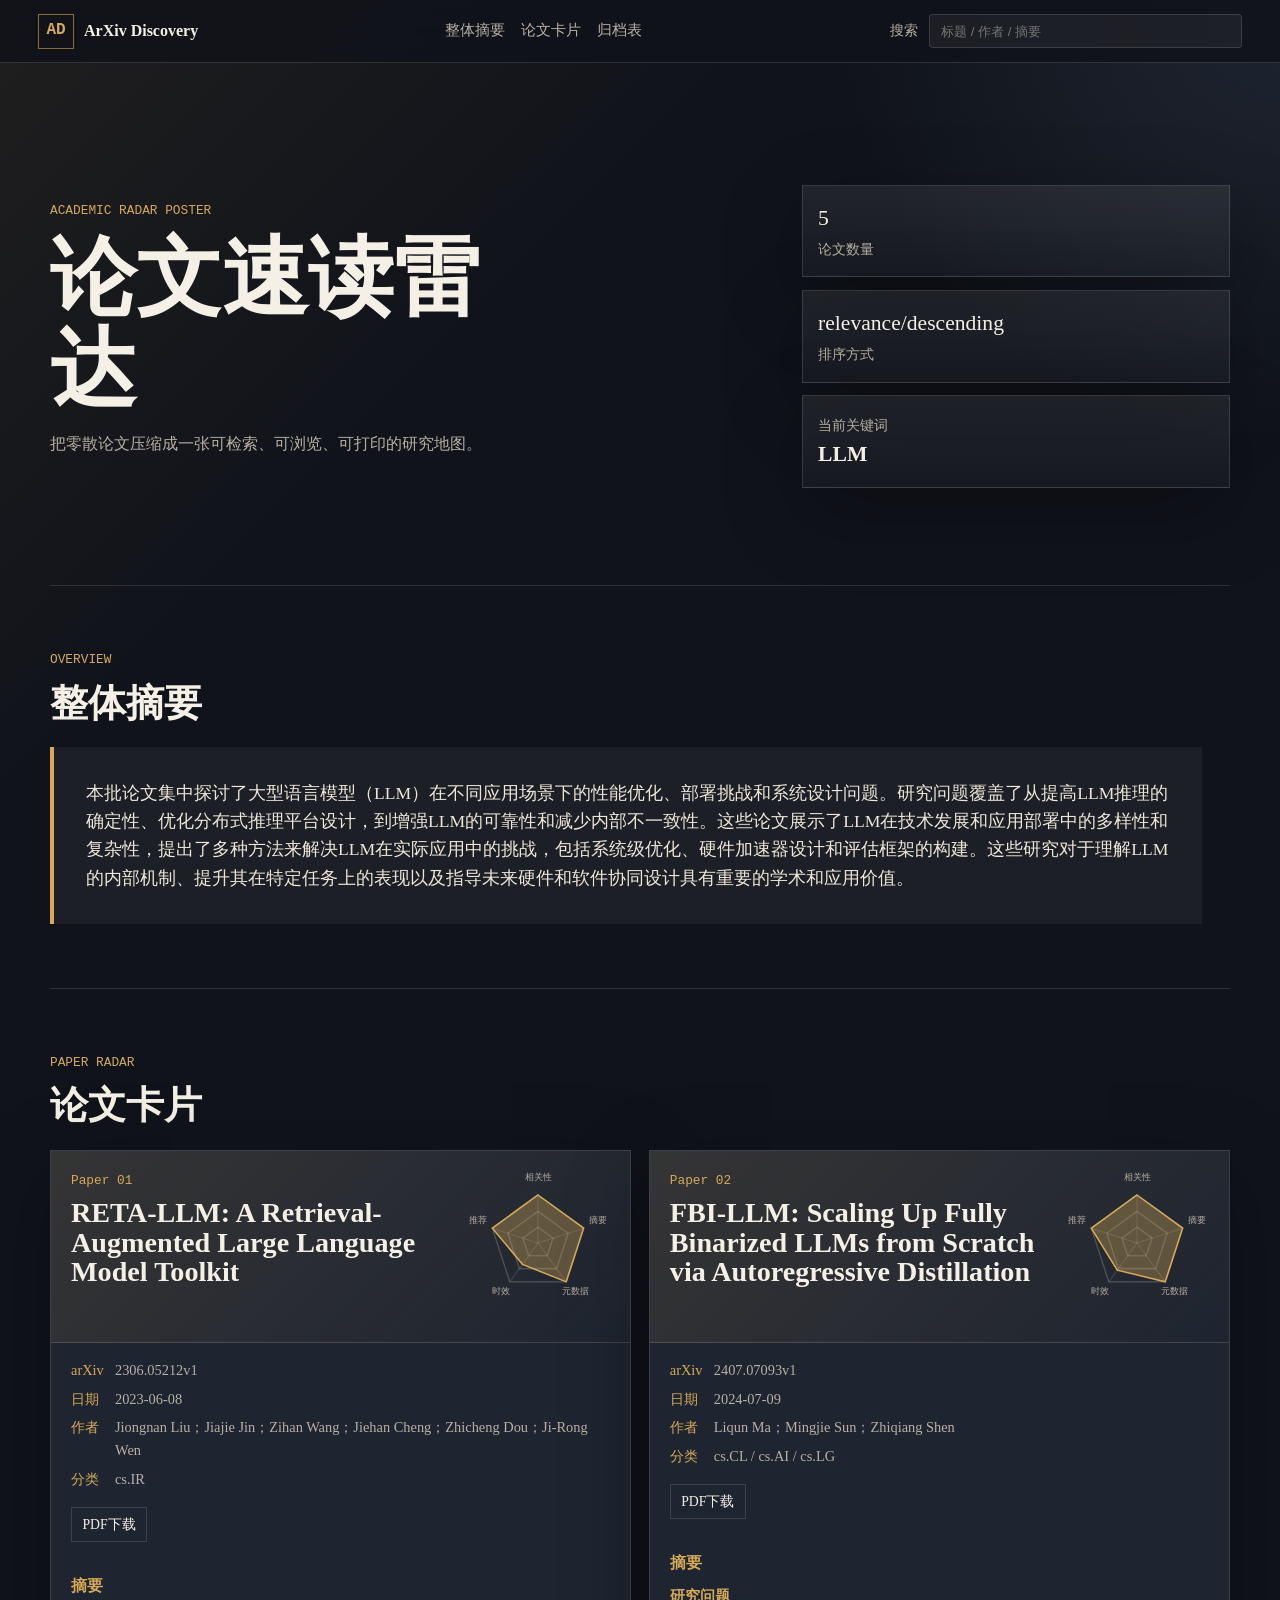
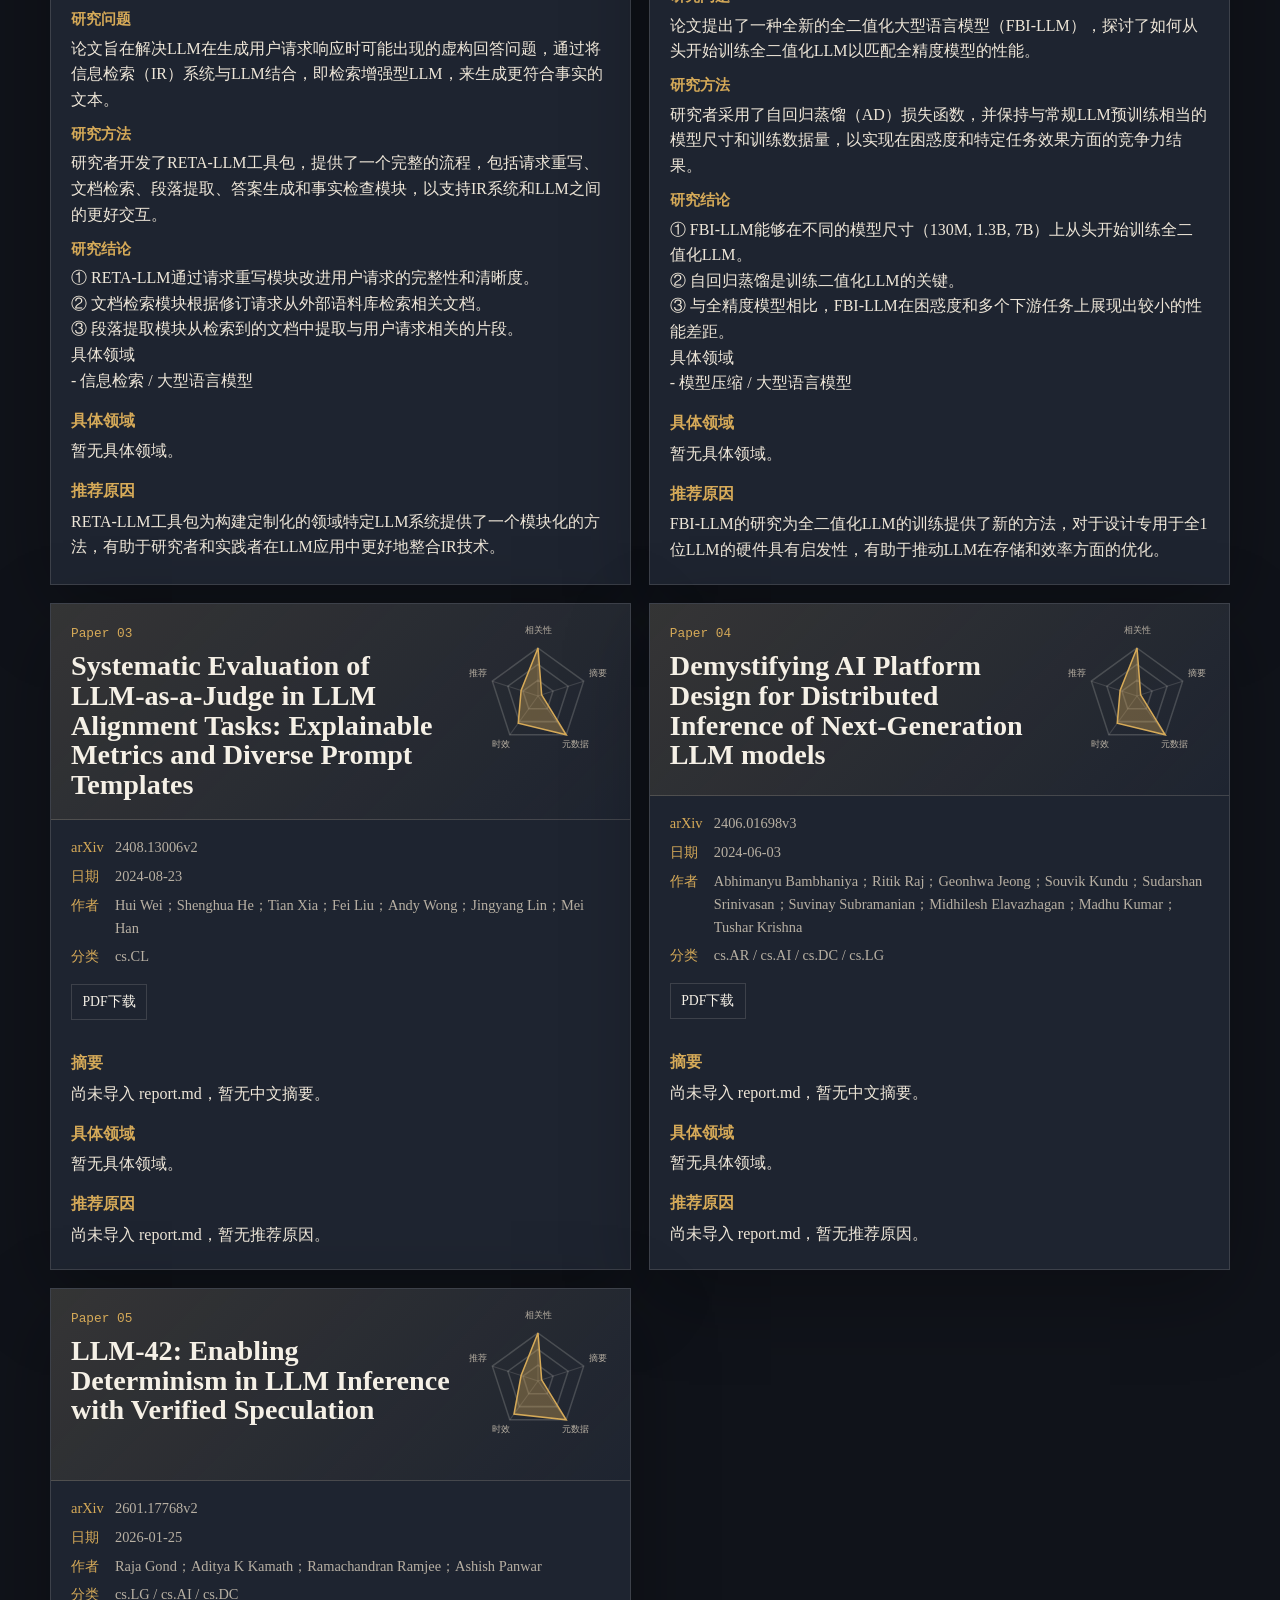
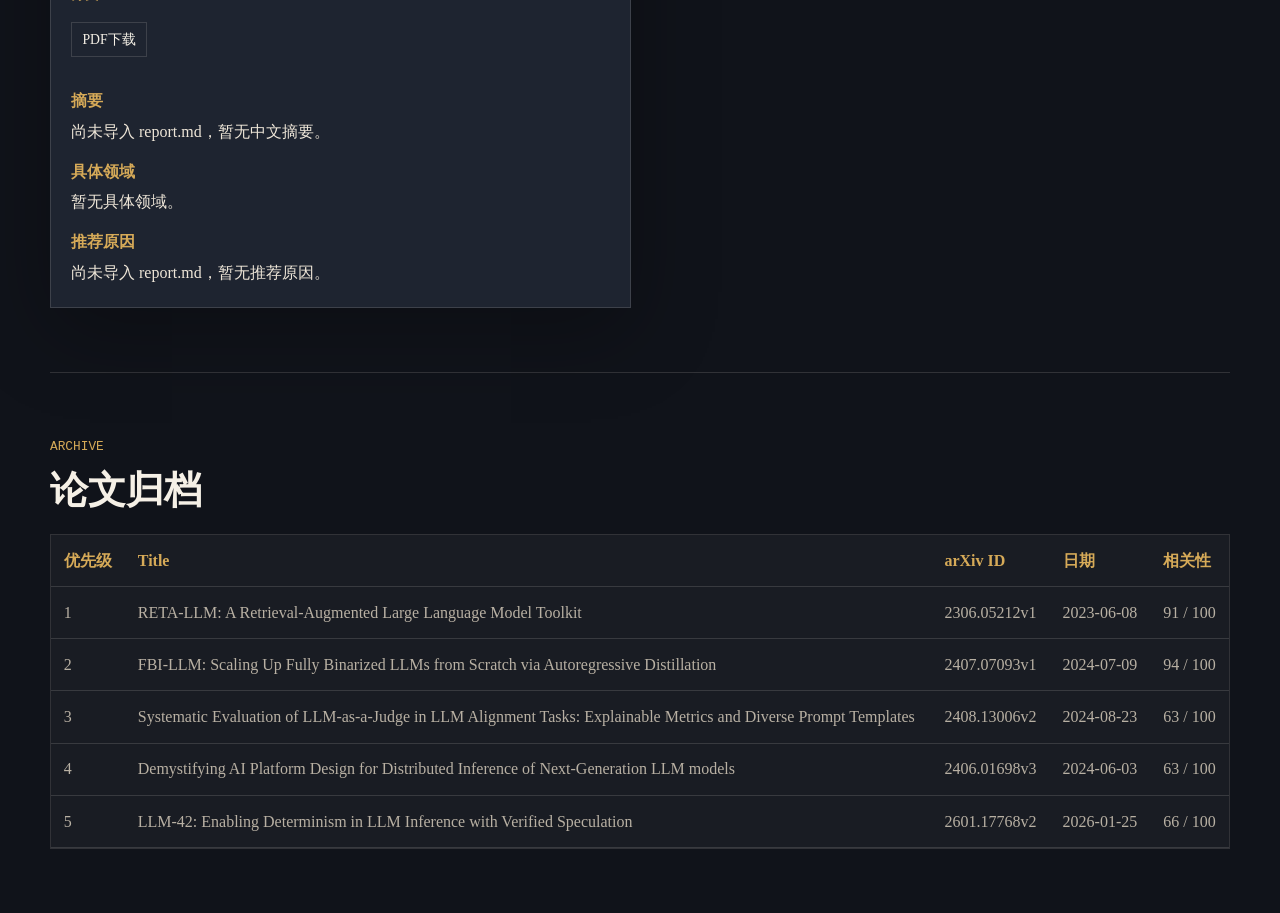
<file: runs/llm/index.html>
<!doctype html>
<html lang="zh-CN">
  <head>
    <meta charset="utf-8" />
    <meta name="viewport" content="width=device-width, initial-scale=1" />
    <title>ArXiv Discovery 论文雷达</title>
    <style>
:root {
  --ink: #f5f0e6;
  --muted: #b8b0a3;
  --paper: #151820;
  --panel: #1e2430;
  --panel-2: #252b37;
  --line: rgba(245, 240, 230, 0.14);
  --gold: #d6aa58;
  --sage: #8fb7a0;
  --coral: #d88a70;
  --blue: #88a6d8;
  --shadow: 0 24px 80px rgba(0, 0, 0, 0.28);
}

* {
  box-sizing: border-box;
}

html {
  scroll-behavior: smooth;
}

body {
  margin: 0;
  background:
    linear-gradient(135deg, rgba(214, 170, 88, 0.08), transparent 36rem),
    radial-gradient(circle at top right, rgba(136, 166, 216, 0.12), transparent 28rem),
    #10131a;
  color: var(--ink);
  font-family: Georgia, "Times New Roman", "Songti SC", serif;
  line-height: 1.6;
}

a {
  color: inherit;
}

.topbar {
  position: sticky;
  top: 0;
  z-index: 20;
  display: grid;
  grid-template-columns: max-content 1fr minmax(14rem, 22rem);
  gap: 1.25rem;
  align-items: center;
  padding: 0.85rem clamp(1rem, 3vw, 2.5rem);
  border-bottom: 1px solid var(--line);
  background: rgba(16, 19, 26, 0.88);
  backdrop-filter: blur(16px);
}

.brand {
  display: inline-flex;
  gap: 0.65rem;
  align-items: center;
  text-decoration: none;
  font-weight: 700;
}

.brand-mark {
  display: grid;
  place-items: center;
  width: 2.2rem;
  height: 2.2rem;
  border: 1px solid rgba(214, 170, 88, 0.6);
  color: var(--gold);
  font-family: ui-monospace, SFMono-Regular, Menlo, monospace;
}

.nav {
  display: flex;
  gap: 1rem;
  justify-content: center;
  font-size: 0.92rem;
  color: var(--muted);
}

.nav a {
  text-decoration: none;
}

.nav a:hover {
  color: var(--gold);
}

.search-box {
  display: grid;
  grid-template-columns: max-content 1fr;
  gap: 0.7rem;
  align-items: center;
  color: var(--muted);
  font-size: 0.85rem;
}

.search-box input,
.import-panel input {
  width: 100%;
  min-width: 0;
}

.search-box input {
  border: 1px solid var(--line);
  border-radius: 4px;
  padding: 0.55rem 0.7rem;
  background: rgba(255, 255, 255, 0.05);
  color: var(--ink);
}

main {
  width: min(1180px, calc(100% - 2rem));
  margin: 0 auto;
}

.hero {
  min-height: 58vh;
  display: grid;
  grid-template-columns: minmax(0, 1.25fr) minmax(18rem, 0.75fr);
  gap: clamp(1.25rem, 3vw, 3rem);
  align-items: center;
  padding: clamp(2rem, 5vw, 4rem) 0 2.5rem;
}

.eyebrow {
  margin: 0 0 0.75rem;
  color: var(--gold);
  font-family: ui-monospace, SFMono-Regular, Menlo, monospace;
  font-size: 0.8rem;
  letter-spacing: 0;
  text-transform: uppercase;
}

h1,
h2,
h3 {
  margin: 0;
  line-height: 1.05;
}

h1 {
  max-width: 10ch;
  font-size: clamp(2.7rem, 7vw, 5.4rem);
  font-weight: 700;
}

h2 {
  font-size: clamp(1.35rem, 3vw, 2.4rem);
}

h3 {
  font-size: clamp(1.35rem, 2.2vw, 2rem);
}

.hero-text {
  max-width: 38rem;
  color: var(--muted);
  font-size: 1rem;
}

.import-panel {
  display: grid;
  grid-template-columns: repeat(2, minmax(0, 1fr));
  gap: 0.9rem;
  max-width: 48rem;
  margin-top: 2rem;
}

.is-exported .import-panel {
  display: none;
}

.import-panel label {
  display: grid;
  gap: 0.6rem;
  padding: 1rem;
  border: 1px solid var(--line);
  background: rgba(255, 255, 255, 0.04);
}

.import-panel span {
  color: var(--muted);
  font-size: 0.9rem;
}

.hero-dashboard {
  display: grid;
  gap: 0.8rem;
}

.metric,
.query-card {
  padding: 0.95rem;
  border: 1px solid var(--line);
  background: linear-gradient(180deg, rgba(255, 255, 255, 0.07), rgba(255, 255, 255, 0.03));
  box-shadow: var(--shadow);
}

.metric span,
.query-card strong {
  display: block;
  overflow-wrap: anywhere;
  color: var(--ink);
  font-size: 1.35rem;
}

.metric strong,
.query-card span {
  color: var(--muted);
  font-size: 0.85rem;
  font-weight: 400;
}

.section-band {
  padding: 4rem 0;
  border-top: 1px solid var(--line);
}

.section-heading {
  display: block;
  margin-bottom: 1.5rem;
  text-align: left;
}

.summary-block {
  max-width: 72rem;
  padding: clamp(1.25rem, 3vw, 2rem);
  border-left: 4px solid var(--gold);
  background: rgba(255, 255, 255, 0.05);
  color: #eee6d8;
  font-size: 1.1rem;
}

.paper-grid {
  display: grid;
  grid-template-columns: repeat(2, minmax(0, 1fr));
  gap: 1.1rem;
}

.paper-grid.empty {
  display: block;
  color: var(--muted);
}

.paper-card {
  border: 1px solid var(--line);
  background: var(--panel);
  box-shadow: var(--shadow);
}

.paper-card.hidden {
  display: none;
}

.paper-card-head {
  display: grid;
  grid-template-columns: minmax(0, 1fr) 9rem;
  gap: 1rem;
  align-items: start;
  padding: 1.25rem;
  border-bottom: 1px solid var(--line);
  background: linear-gradient(135deg, rgba(214, 170, 88, 0.12), transparent);
}

.paper-index {
  margin: 0 0 0.45rem;
  color: var(--gold);
  font-family: ui-monospace, SFMono-Regular, Menlo, monospace;
  font-size: 0.8rem;
}

.meta-list {
  display: grid;
  grid-template-columns: max-content 1fr;
  gap: 0.35rem 0.7rem;
  margin: 0;
  padding: 1rem 1.25rem;
  color: var(--muted);
  font-size: 0.9rem;
}

.meta-list dt {
  color: var(--gold);
}

.meta-list dd {
  margin: 0;
  overflow-wrap: anywhere;
}

.link-row {
  display: flex;
  gap: 0.75rem;
  flex-wrap: wrap;
  padding: 0 1.25rem 1rem;
}

.link-row a {
  border: 1px solid var(--line);
  padding: 0.35rem 0.65rem;
  color: var(--ink);
  text-decoration: none;
  font-size: 0.86rem;
}

.link-row a:hover {
  border-color: var(--gold);
  color: var(--gold);
}

.paper-body {
  padding: 0 1.25rem 1.35rem;
}

.paper-body h4 {
  margin: 0.9rem 0 0.35rem;
  color: var(--gold);
  font-size: 0.98rem;
}

.paper-body p {
  margin: 0;
  color: #eee6d8;
  white-space: normal;
}

.summary-item {
  margin: 0.65rem 0;
}

.summary-item strong {
  display: block;
  margin-bottom: 0.25rem;
  color: var(--gold);
  font-size: 0.92rem;
}

.radar {
  width: 100%;
  height: auto;
}

.radar text {
  fill: var(--muted);
  font-size: 8px;
  font-family: ui-monospace, SFMono-Regular, Menlo, monospace;
}

.table-wrap {
  overflow-x: auto;
  border: 1px solid var(--line);
}

table {
  width: 100%;
  border-collapse: collapse;
  min-width: 46rem;
  background: rgba(255, 255, 255, 0.04);
}

th,
td {
  padding: 0.8rem;
  border-bottom: 1px solid var(--line);
  text-align: left;
  vertical-align: top;
}

th {
  color: var(--gold);
  font-weight: 600;
}

td {
  color: var(--muted);
}

mark {
  background: rgba(214, 170, 88, 0.35);
  color: var(--ink);
  padding: 0 0.1rem;
}

@media (max-width: 860px) {
  .topbar {
    grid-template-columns: 1fr;
  }

  .nav {
    justify-content: flex-start;
    overflow-x: auto;
  }

  .hero,
  .paper-grid,
  .import-panel {
    grid-template-columns: 1fr;
  }

  .paper-card-head {
    grid-template-columns: 1fr;
  }
}

@media print {
  body {
    background: #fff;
    color: #111;
  }

  .topbar,
  .import-panel,
  .search-box {
    display: none;
  }

  main {
    width: 100%;
  }

  .hero {
    min-height: auto;
  }

  .paper-card,
  .metric,
  .query-card,
  .summary-block {
    box-shadow: none;
    break-inside: avoid;
  }
}

</style>
  </head>
  <body class="is-exported">
    <header class="topbar">
      <a class="brand" href="#hero" aria-label="回到顶部">
        <span class="brand-mark">AD</span>
        <span>ArXiv Discovery</span>
      </a>
      <nav class="nav">
        <a href="#summary">整体摘要</a>
        <a href="#papers">论文卡片</a>
        <a href="#archive">归档表</a>
      </nav>
      <label class="search-box">
        <span>搜索</span>
        <input id="keywordInput" type="search" placeholder="标题 / 作者 / 摘要" />
      </label>
    </header>

    <main>
      <section id="hero" class="hero">
        <div class="hero-copy">
          <p class="eyebrow">Academic Radar Poster</p>
          <h1>论文速读雷达</h1>
          <p id="heroText" class="hero-text">
            把零散论文压缩成一张可检索、可浏览、可打印的研究地图。
          </p>
</div>
        <div class="hero-dashboard" aria-label="报告概览">
          <div class="metric">
            <span id="paperCount">0</span>
            <strong>论文数量</strong>
          </div>
          <div class="metric">
            <span id="sortValue">未导入</span>
            <strong>排序方式</strong>
          </div>
          <div class="query-card">
            <span>当前关键词</span>
            <strong id="queryValue">等待导入</strong>
          </div>
        </div>
      </section>

      <section id="summary" class="section-band">
        <div class="section-heading">
          <p class="eyebrow">Overview</p>
          <h2>整体摘要</h2>
        </div>
        <article id="overallSummary" class="summary-block">
          请先导入完整流程生成的 `results.json` 和 `report.md`。如果只有 `results.json`，页面仍会展示论文元数据，但不会显示中文摘要。
        </article>
      </section>

      <section id="papers" class="section-band">
        <div class="section-heading">
          <p class="eyebrow">Paper Radar</p>
          <h2>论文卡片</h2>
        </div>
        <div id="paperGrid" class="paper-grid empty">
          <p>尚未导入论文数据。</p>
        </div>
      </section>

      <section id="archive" class="section-band">
        <div class="section-heading">
          <p class="eyebrow">Archive</p>
          <h2>论文归档</h2>
        </div>
        <div class="table-wrap">
          <table>
            <thead>
              <tr>
                <th>优先级</th>
                <th>Title</th>
                <th>arXiv ID</th>
                <th>日期</th>
                <th>相关性</th>
              </tr>
            </thead>
            <tbody id="archiveBody">
              <tr>
                <td colspan="5">尚未导入论文数据。</td>
              </tr>
            </tbody>
          </table>
        </div>
      </section>
    </main>

    <template id="paperTemplate">
      <article class="paper-card">
        <div class="paper-card-head">
          <div>
            <p class="paper-index"></p>
            <h3></h3>
          </div>
          <div class="radar-slot"></div>
        </div>
        <dl class="meta-list"></dl>
        <div class="link-row"></div>
        <div class="paper-body">
          <div class="paper-summary"></div>
          <div class="paper-field"></div>
          <div class="paper-reason"></div>
        </div>
      </article>
    </template>

    <script>
window.ARXIV_DISCOVERY_DATA = {"results": {"query": "LLM", "category": null, "sort_by": "relevance", "sort_order": "descending", "requested_results": 5, "date_from": null, "date_to": null, "keywords": ["LLM"], "returned_results": 5, "papers": [{"arxiv_id": "2306.05212v1", "title": "RETA-LLM: A Retrieval-Augmented Large Language Model Toolkit", "summary": "Although Large Language Models (LLMs) have demonstrated extraordinary capabilities in many domains, they still have a tendency to hallucinate and generate fictitious responses to user requests. This problem can be alleviated by augmenting LLMs with information retrieval (IR) systems (also known as retrieval-augmented LLMs). Applying this strategy, LLMs can generate more factual texts in response to user input according to the relevant content retrieved by IR systems from external corpora as references. In addition, by incorporating external knowledge, retrieval-augmented LLMs can answer in-domain questions that cannot be answered by solely relying on the world knowledge stored in parameters. To support research in this area and facilitate the development of retrieval-augmented LLM systems, we develop RETA-LLM, a {RET}reival-{A}ugmented LLM toolkit. In RETA-LLM, we create a complete pipeline to help researchers and users build their customized in-domain LLM-based systems. Compared with previous retrieval-augmented LLM systems, RETA-LLM provides more plug-and-play modules to support better interaction between IR systems and LLMs, including {request rewriting, document retrieval, passage extraction, answer generation, and fact checking} modules. Our toolkit is publicly available at https://github.com/RUC-GSAI/YuLan-IR/tree/main/RETA-LLM.", "authors": ["Jiongnan Liu", "Jiajie Jin", "Zihan Wang", "Jiehan Cheng", "Zhicheng Dou", "Ji-Rong Wen"], "published": "2023-06-08T14:10:54Z", "updated": "2023-06-08T14:10:54Z", "abstract_url": "http://arxiv.org/abs/2306.05212v1", "pdf_url": "https://arxiv.org/pdf/2306.05212v1", "primary_category": "cs.IR", "categories": ["cs.IR"]}, {"arxiv_id": "2407.07093v1", "title": "FBI-LLM: Scaling Up Fully Binarized LLMs from Scratch via Autoregressive Distillation", "summary": "This work presents a Fully BInarized Large Language Model (FBI-LLM), demonstrating for the first time how to train a large-scale binary language model from scratch (not the partial binary or ternary LLM like BitNet b1.58) to match the performance of its full-precision counterparts (e.g., FP16 or BF16) in transformer-based LLMs. It achieves this by employing an autoregressive distillation (AD) loss with maintaining equivalent model dimensions (130M, 1.3B, 7B) and training data volume as regular LLM pretraining, while delivering competitive results in terms of perplexity and task-specific effectiveness. Intriguingly, by analyzing the training trajectory, we find that the pretrained weight is not necessary for training binarized LLMs from scratch. This research encourages a new computational framework and may facilitate the future design of specialized hardware tailored for fully 1-bit LLMs. We make all models, code, and training dataset fully accessible and transparent to support further research (Code: https://github.com/LiqunMa/FBI-LLM. Model: https://huggingface.co/LiqunMa/).", "authors": ["Liqun Ma", "Mingjie Sun", "Zhiqiang Shen"], "published": "2024-07-09T17:59:48Z", "updated": "2024-07-09T17:59:48Z", "abstract_url": "http://arxiv.org/abs/2407.07093v1", "pdf_url": "https://arxiv.org/pdf/2407.07093v1", "primary_category": "cs.CL", "categories": ["cs.CL", "cs.AI", "cs.LG"]}, {"arxiv_id": "2408.13006v2", "title": "Systematic Evaluation of LLM-as-a-Judge in LLM Alignment Tasks: Explainable Metrics and Diverse Prompt Templates", "summary": "LLM-as-a-Judge has been widely applied to evaluate and compare different LLM alignmnet approaches (e.g., RLHF and DPO). However, concerns regarding its reliability have emerged, due to LLM judges' biases and inconsistent decision-making. Previous research has developed evaluation frameworks to assess reliability of LLM judges and their alignment with human preferences. However, the employed evaluation metrics often lack adequate explainability and fail to address LLM internal inconsistency. Additionally, existing studies inadequately explore the impact of various prompt templates when applying LLM-as-a-Judge methods, leading to potentially inconsistent comparisons between different alignment algorithms. In this work, we systematically evaluate LLM-as-a-Judge on alignment tasks by defining more theoretically interpretable evaluation metrics and explicitly mitigating LLM internal inconsistency from reliability metrics. We develop an open-source framework to evaluate, compare, and visualize the reliability and alignment of LLM judges, which facilitates practitioners to choose LLM judges for alignment tasks. In the experiments, we examine effects of diverse prompt templates on LLM-judge reliability and also demonstrate our developed framework by comparing various LLM judges on two common alignment datasets (i.e., TL;DR Summarization and HH-RLHF-Helpfulness). Our results indicate a significant impact of prompt templates on LLM judge performance, as well as a mediocre alignment level between the tested LLM judges and human evaluators.", "authors": ["Hui Wei", "Shenghua He", "Tian Xia", "Fei Liu", "Andy Wong", "Jingyang Lin", "Mei Han"], "published": "2024-08-23T11:49:01Z", "updated": "2025-03-30T17:59:47Z", "abstract_url": "http://arxiv.org/abs/2408.13006v2", "pdf_url": "https://arxiv.org/pdf/2408.13006v2", "primary_category": "cs.CL", "categories": ["cs.CL"]}, {"arxiv_id": "2406.01698v3", "title": "Demystifying AI Platform Design for Distributed Inference of Next-Generation LLM models", "summary": "Large language models (LLMs) have shown remarkable performance across a wide range of applications, often outperforming human experts. However, deploying these gigantic models efficiently for diverse inference use cases requires carefully designed hardware platforms with ample computing, memory, and network resources. With constant innovation in LLM serving optimizations and model architecture evolving at breakneck speed, the hardware requirements to meet Service Level Objectives (SLOs) remain an open research question. To answer the question, we present an analytical tool, GenZ, to efficiently navigate the relationship between diverse LLM model architectures(Dense, GQA, MoE, Mamba), LLM serving optimizations(Chunking, Speculative decoding, quanitization), and AI platform design parameters. Our tool estimates LLM inference performance metrics for the given scenario. We have validated against real hardware platforms running various different LLM models, achieving a max geomean error of 5.82.We use GenZ to identify compute, memory capacity, memory bandwidth, network latency, and network bandwidth requirements across diverse LLM inference use cases. We also study diverse architectural choices in use today (inspired by LLM serving platforms from several vendors) to help inform computer architects designing next-generation AI hardware accelerators and platforms. The trends and insights derived from GenZ can guide AI engineers deploying LLMs as well as computer architects designing next-generation hardware accelerators and platforms. Ultimately, this work sheds light on the platform design considerations for unlocking the full potential of large language models across a spectrum of applications. The source code is available at https://github.com/abhibambhaniya/GenZ-LLM-Analyzer . Users can also be tried it on at https://genz-llm-analyzer.streamlit.app/ without any setup on your web browser.", "authors": ["Abhimanyu Bambhaniya", "Ritik Raj", "Geonhwa Jeong", "Souvik Kundu", "Sudarshan Srinivasan", "Suvinay Subramanian", "Midhilesh Elavazhagan", "Madhu Kumar", "Tushar Krishna"], "published": "2024-06-03T18:00:50Z", "updated": "2025-05-15T02:46:53Z", "abstract_url": "http://arxiv.org/abs/2406.01698v3", "pdf_url": "https://arxiv.org/pdf/2406.01698v3", "primary_category": "cs.AR", "categories": ["cs.AR", "cs.AI", "cs.DC", "cs.LG"]}, {"arxiv_id": "2601.17768v2", "title": "LLM-42: Enabling Determinism in LLM Inference with Verified Speculation", "summary": "In LLM inference, the same prompt may yield different outputs across different runs. At the system level, this non-determinism arises from floating-point non-associativity combined with dynamic batching and GPU kernels whose reduction orders vary with batch size. A straightforward way to eliminate non-determinism is to disable dynamic batching during inference, but doing so severely degrades throughput. Another approach is to make kernels batch-invariant; however, this tightly couples determinism to kernel design, requiring new implementations. This coupling also imposes fixed runtime overheads, regardless of how much of the workload actually requires determinism. Inspired by ideas from speculative decoding, we present LLM-42, a scheduling-based approach to enable determinism in LLM inference. Our key observation is that if a sequence is in a consistent state, the next emitted token is likely to be consistent even with dynamic batching. Moreover, most GPU kernels use shape-consistent reductions. Leveraging these insights, LLM-42 decodes tokens using a non-deterministic fast path and enforces determinism via a lightweight verify-rollback loop. The verifier replays candidate tokens under a fixed-shape reduction schedule, commits those that are guaranteed to be consistent across runs, and rolls back those violating determinism. LLM-42 mostly re-uses existing kernels unchanged and incurs overhead only in proportion to the traffic that requires determinism.", "authors": ["Raja Gond", "Aditya K Kamath", "Ramachandran Ramjee", "Ashish Panwar"], "published": "2026-01-25T09:58:57Z", "updated": "2026-01-30T17:59:09Z", "abstract_url": "http://arxiv.org/abs/2601.17768v2", "pdf_url": "https://arxiv.org/pdf/2601.17768v2", "primary_category": "cs.LG", "categories": ["cs.LG", "cs.AI", "cs.DC"]}]}, "reportText": "# arXiv Discovery：LLM\n\n- 搜索关键词：`LLM`\n- arXiv 分类：`cs.IR / cs.CL / cs.AR / cs.LG / cs.AI / cs.DC`\n- 排序方式：`relevance/descending`\n- 处理论文数：`5`\n- 备注：`无`\n\n## 整体摘要\n\n本批论文集中探讨了大型语言模型（LLM）在不同应用场景下的性能优化、部署挑战和系统设计问题。研究问题覆盖了从提高LLM推理的确定性、优化分布式推理平台设计，到增强LLM的可靠性和减少内部不一致性。这些论文展示了LLM在技术发展和应用部署中的多样性和复杂性，提出了多种方法来解决LLM在实际应用中的挑战，包括系统级优化、硬件加速器设计和评估框架的构建。这些研究对于理解LLM的内部机制、提升其在特定任务上的表现以及指导未来硬件和软件协同设计具有重要的学术和应用价值。\n\n## 1. RETA-LLM: A Retrieval-Augmented Large Language Model Toolkit\n\n- arXiv ID：`2306.05212v1`\n- 链接：[Abstract](https://arxiv.org/abs/2306.05212v1)，[PDF](https://arxiv.org/pdf/2306.05212v1.pdf)\n- 作者：Jiongnan Liu；Jiajie Jin；Zihan Wang；Jiehan Cheng；Zhicheng Dou；Ji-Rong Wen\n- 发布/更新：2023-06-08T14:10:54Z / 2023-06-08T14:10:54Z\n\n### 研究问题\n论文旨在解决LLM在生成用户请求响应时可能出现的虚构回答问题，通过将信息检索（IR）系统与LLM结合，即检索增强型LLM，来生成更符合事实的文本。\n\n### 研究方法\n研究者开发了RETA-LLM工具包，提供了一个完整的流程，包括请求重写、文档检索、段落提取、答案生成和事实检查模块，以支持IR系统和LLM之间的更好交互。\n\n### 研究结论\n① RETA-LLM通过请求重写模块改进用户请求的完整性和清晰度。\n② 文档检索模块根据修订请求从外部语料库检索相关文档。\n③ 段落提取模块从检索到的文档中提取与用户请求相关的片段。\n具体领域\n- 信息检索 / 大型语言模型\n\n### 推荐原因\nRETA-LLM工具包为构建定制化的领域特定LLM系统提供了一个模块化的方法，有助于研究者和实践者在LLM应用中更好地整合IR技术。\n\n## 2. FBI-LLM: Scaling Up Fully Binarized LLMs from Scratch via Autoregressive Distillation\n\n- arXiv ID：`2407.07093v1`\n- 链接：[Abstract](https://arxiv.org/abs/2407.07093v1)，[PDF](https://arxiv.org/pdf/2407.07093v1.pdf)\n- 作者：Liqun Ma；Mingjie Sun；Zhiqiang Shen\n- 发布/更新：2024-07-09T17:59:48Z / 2024-07-09T17:59:48Z\n\n### 研究问题\n论文提出了一种全新的全二值化大型语言模型（FBI-LLM），探讨了如何从头开始训练全二值化LLM以匹配全精度模型的性能。\n\n### 研究方法\n研究者采用了自回归蒸馏（AD）损失函数，并保持与常规LLM预训练相当的模型尺寸和训练数据量，以实现在困惑度和特定任务效果方面的竞争力结果。\n\n### 研究结论\n① FBI-LLM能够在不同的模型尺寸（130M, 1.3B, 7B）上从头开始训练全二值化LLM。\n② 自回归蒸馏是训练二值化LLM的关键。\n③ 与全精度模型相比，FBI-LLM在困惑度和多个下游任务上展现出较小的性能差距。\n具体领域\n- 模型压缩 / 大型语言模型\n\n### 推荐原因\nFBI-LLM的研究为全二值化LLM的训练提供了新的方法，对于设计专用于全1位LLM的硬件具有启发性，有助于推动LLM在存储和效率方面的优化。\n\n## 3. Systematic Evaluation of LLM-as-a-Judge in LLM Alignment Tasks: Explainable Metrics and Diverse Prompt"};
</script>
<script>
const state = {
  results: null,
  reportText: "",
  parsedReport: { overall: "", papers: [] },
  mergedPapers: [],
};

const nodes = {
  resultsFile: document.querySelector("#resultsFile"),
  reportFile: document.querySelector("#reportFile"),
  keywordInput: document.querySelector("#keywordInput"),
  paperCount: document.querySelector("#paperCount"),
  sortValue: document.querySelector("#sortValue"),
  queryValue: document.querySelector("#queryValue"),
  heroText: document.querySelector("#heroText"),
  overallSummary: document.querySelector("#overallSummary"),
  paperGrid: document.querySelector("#paperGrid"),
  archiveBody: document.querySelector("#archiveBody"),
  paperTemplate: document.querySelector("#paperTemplate"),
};

if (nodes.resultsFile) {
  nodes.resultsFile.addEventListener("change", async (event) => {
    const file = event.target.files?.[0];
    if (!file) return;
    const text = await file.text();
    state.results = JSON.parse(text);
    render();
  });
}

if (nodes.reportFile) {
  nodes.reportFile.addEventListener("change", async (event) => {
    const file = event.target.files?.[0];
    if (!file) return;
    state.reportText = await file.text();
    state.parsedReport = parseReport(state.reportText);
    render();
  });
}

nodes.keywordInput.addEventListener("input", () => {
  applySearch(nodes.keywordInput.value.trim());
});

const embedded = window.ARXIV_DISCOVERY_DATA;
if (embedded?.results) {
  document.body.classList.add("is-exported");
  state.results = embedded.results;
  state.reportText = embedded.reportText || "";
  state.parsedReport = parseReport(state.reportText);
  render();
}

function parseReport(markdown) {
  const overallMatch = markdown.match(/##\s*整体摘要\s*([\s\S]*?)(?=\n##\s+\d+\.|\n##\s+阅读顺序|\n##\s+[^\n]+|$)/);
  const papers = [];
  const paperPattern = /##\s+(\d+)\.\s+(.+?)\n([\s\S]*?)(?=\n##\s+\d+\.|\n##\s+阅读顺序|$)/g;
  let match;
  while ((match = paperPattern.exec(markdown)) !== null) {
    const body = match[3];
    papers.push({
      index: Number(match[1]),
      title: match[2].trim(),
      arxivId: pick(body, /arXiv ID[：:]\s*`?([^`\n]+)`?/),
      authors: pick(body, /作者[：:]\s*([^\n]+)/),
      date: pick(body, /发布\/更新[：:]\s*([^\n]+)/),
      summaryParts: researchSummaryParts(body),
      summary: researchSummary(body),
      field: section(body, "具体领域"),
      reason: section(body, "推荐原因"),
    });
  }
  return {
    overall: cleanup(overallMatch?.[1] || ""),
    papers,
  };
}

function pick(text, pattern) {
  return cleanup(text.match(pattern)?.[1] || "");
}

function section(text, title) {
  const pattern = new RegExp(`###\\s*${title}\\s*([\\s\\S]*?)(?=\\n###\\s+|$)`);
  return cleanup(text.match(pattern)?.[1] || "");
}

function boldSection(text, title) {
  const pattern = new RegExp(`\\*\\*${title}\\*\\*\\s*([\\s\\S]*?)(?=\\n\\*\\*[^*]+\\*\\*|\\n###\\s+|$)`);
  return cleanup(text.match(pattern)?.[1] || "");
}

function researchSummaryParts(text) {
  const summaryBlock = section(text, "摘要");
  return {
    question: boldSection(summaryBlock, "研究问题") || section(text, "研究问题"),
    method: boldSection(summaryBlock, "研究方法") || section(text, "研究方法"),
    findings: boldSection(summaryBlock, "研究结论") || section(text, "研究结论"),
  };
}

function researchSummary(text) {
  const summaryParts = researchSummaryParts(text);
  const parts = [
    ["研究问题", summaryParts.question],
    ["研究方法", summaryParts.method],
    ["研究结论", summaryParts.findings],
  ].filter(([, value]) => value);
  return parts.map(([title, value]) => `${title}：${value}`).join("\n\n");
}

function cleanup(text) {
  return text
    .replace(/```[\s\S]*?```/g, "")
    .replace(/\[[^\]]+\]\([^)]+\)/g, (value) => value.replace(/\(([^)]+)\)/, ""))
    .replace(/\s+\n/g, "\n")
    .trim();
}

function render() {
  const results = state.results || {};
  const metadataPapers = Array.isArray(results.papers) ? results.papers : [];
  state.mergedPapers = metadataPapers.map((paper, index) => mergePaper(paper, index));

  nodes.paperCount.textContent = String(metadataPapers.length || state.parsedReport.papers.length || 0);
  nodes.sortValue.textContent = results.sort_by ? `${results.sort_by}/${results.sort_order || "descending"}` : "未导入";
  nodes.queryValue.textContent = results.query || "等待导入";
  nodes.overallSummary.textContent =
    state.parsedReport.overall ||
    (metadataPapers.length ? "已导入 arXiv 元数据。继续导入 report.md 后，将显示整体摘要和单篇推荐原因。" : "请先导入完整流程生成的 results.json 和 report.md。");

  renderPapers(state.mergedPapers.length ? state.mergedPapers : state.parsedReport.papers);
  renderArchive(state.mergedPapers);
  applySearch(nodes.keywordInput.value.trim());
}

function mergePaper(paper, index) {
  const reportPaper = state.parsedReport.papers.find((item) => samePaper(item, paper, index));
  const authors = Array.isArray(paper.authors) ? paper.authors.join("；") : paper.authors || reportPaper?.authors || "";
  return {
    index: index + 1,
    title: paper.title || reportPaper?.title || `Paper ${index + 1}`,
    arxivId: paper.arxiv_id || reportPaper?.arxivId || "",
    authors,
    date: dateOnly(paper.published || paper.updated || reportPaper?.date || ""),
    abstractUrl: paper.abstract_url || "",
    pdfUrl: paper.pdf_url || "",
    categories: paper.categories || [],
    arxivSummary: paper.summary || "",
    summaryParts: reportPaper?.summaryParts || null,
    field: reportPaper?.field || "",
    summary: reportPaper?.summary || "尚未导入 report.md，暂无中文摘要。",
    reason: reportPaper?.reason || "尚未导入 report.md，暂无推荐原因。",
  };
}

function samePaper(reportPaper, paper, index) {
  if (reportPaper.arxivId && paper.arxiv_id) return reportPaper.arxivId === paper.arxiv_id;
  if (reportPaper.title && paper.title) return normalize(reportPaper.title) === normalize(paper.title);
  return reportPaper.index === index + 1;
}

function normalize(value) {
  return String(value).replace(/\s+/g, " ").trim().toLowerCase();
}

function dateOnly(value) {
  return String(value).slice(0, 10) || "未知";
}

function renderPapers(papers) {
  nodes.paperGrid.innerHTML = "";
  nodes.paperGrid.classList.toggle("empty", papers.length === 0);
  if (!papers.length) {
    nodes.paperGrid.textContent = "尚未导入论文数据。";
    return;
  }

  papers.forEach((paper, index) => {
    const fragment = nodes.paperTemplate.content.cloneNode(true);
    const card = fragment.querySelector(".paper-card");
    card.dataset.search = [paper.title, paper.authors, paper.summary, paper.reason, paper.arxivSummary].join(" ").toLowerCase();
    fragment.querySelector(".paper-index").textContent = `Paper ${String(index + 1).padStart(2, "0")}`;
    fragment.querySelector("h3").textContent = paper.title;
    fragment.querySelector(".meta-list").innerHTML = metadataMarkup(paper);
    fragment.querySelector(".link-row").innerHTML = linksMarkup(paper);
    fragment.querySelector(".paper-summary").innerHTML = summaryMarkup(paper);
    fragment.querySelector(".paper-field").innerHTML = sectionMarkup("具体领域", paper.field || "暂无具体领域。");
    fragment.querySelector(".paper-reason").innerHTML = sectionMarkup("推荐原因", paper.reason || "暂无推荐原因。");
    fragment.querySelector(".radar-slot").innerHTML = radarSvg(scorePaper(paper));
    nodes.paperGrid.appendChild(fragment);
  });
}

function summaryMarkup(paper) {
  const parts = paper.summaryParts || {};
  if (parts.question || parts.method || parts.findings) {
    return [
      `<h4>摘要</h4>`,
      summaryItemMarkup("研究问题", parts.question),
      summaryItemMarkup("研究方法", parts.method),
      summaryItemMarkup("研究结论", parts.findings),
    ].join("");
  }
  return sectionMarkup("摘要", paper.summary || "暂无摘要。");
}

function summaryItemMarkup(title, value) {
  if (!value) return "";
  return `<div class="summary-item"><strong>${escapeHtml(title)}</strong><p>${formatMultiline(value)}</p></div>`;
}

function sectionMarkup(title, value) {
  return `<h4>${escapeHtml(title)}</h4><p>${formatMultiline(value)}</p>`;
}

function formatMultiline(value) {
  return escapeHtml(value)
    .split(/\n+/)
    .filter(Boolean)
    .map((line) => line.trim())
    .join("<br />");
}

function metadataMarkup(paper) {
  return [
    ["arXiv", paper.arxivId || "未知"],
    ["日期", paper.date || "未知"],
    ["作者", paper.authors || "未知"],
    ["分类", Array.isArray(paper.categories) ? paper.categories.join(" / ") : "未知"],
  ]
    .map(([key, value]) => `<dt>${escapeHtml(key)}</dt><dd>${escapeHtml(value)}</dd>`)
    .join("");
}

function linksMarkup(paper) {
  if (paper.pdfUrl) {
    return `<a href="${escapeAttribute(paper.pdfUrl)}" target="_blank" rel="noreferrer">PDF下载</a>`;
  }
  return "<span>暂无 PDF</span>";
}

function scorePaper(paper) {
  const query = normalize(state.results?.query || "");
  const text = normalize([paper.title, paper.arxivSummary, paper.summary].join(" "));
  const tokens = query.split(/\s+/).filter(Boolean);
  const matched = tokens.filter((token) => text.includes(token)).length;
  const relevance = tokens.length ? Math.round((matched / tokens.length) * 100) : 70;
  const summaryDepth = Math.min(100, Math.round(((paper.summary || "").length / 260) * 100));
  const metadata = [paper.title, paper.authors, paper.date, paper.abstractUrl, paper.pdfUrl].filter(Boolean).length * 20;
  const freshness = freshnessScore(paper.date);
  const readability = Math.min(100, Math.round(((paper.reason || "").length / 60) * 100));
  return [
    ["相关性", clamp(relevance)],
    ["摘要", clamp(summaryDepth)],
    ["元数据", clamp(metadata)],
    ["时效", clamp(freshness)],
    ["推荐", clamp(readability)],
  ];
}

function freshnessScore(dateText) {
  const time = Date.parse(dateText);
  if (Number.isNaN(time)) return 55;
  const days = (Date.now() - time) / 86400000;
  if (days <= 30) return 100;
  if (days <= 365) return 85;
  if (days <= 1095) return 70;
  return 55;
}

function clamp(value) {
  return Math.max(0, Math.min(100, value));
}

function radarSvg(scores) {
  const size = 132;
  const center = size / 2;
  const radius = 44;
  const points = scores.map(([, score], index) => point(center, radius * (score / 100), index, scores.length));
  const grid = [0.33, 0.66, 1]
    .map((scale) => polygon(scores.map((_, index) => point(center, radius * scale, index, scores.length)), "none", "rgba(245,240,230,.18)"))
    .join("");
  const axes = scores
    .map(([label], index) => {
      const end = point(center, radius, index, scores.length);
      const labelPoint = point(center, radius + 14, index, scores.length);
      return `<line x1="${center}" y1="${center}" x2="${end.x}" y2="${end.y}" stroke="rgba(245,240,230,.14)" /><text x="${labelPoint.x}" y="${labelPoint.y}" text-anchor="middle">${label}</text>`;
    })
    .join("");
  return `<svg class="radar" viewBox="0 0 ${size} ${size}" role="img" aria-label="论文雷达评分">${grid}${axes}${polygon(points, "rgba(214,170,88,.35)", "#d6aa58")}</svg>`;
}

function point(center, radius, index, total) {
  const angle = -Math.PI / 2 + (Math.PI * 2 * index) / total;
  return {
    x: Number((center + Math.cos(angle) * radius).toFixed(2)),
    y: Number((center + Math.sin(angle) * radius).toFixed(2)),
  };
}

function polygon(points, fill, stroke) {
  const value = points.map((item) => `${item.x},${item.y}`).join(" ");
  return `<polygon points="${value}" fill="${fill}" stroke="${stroke}" stroke-width="1.4" />`;
}

function renderArchive(papers) {
  if (!papers.length) {
    nodes.archiveBody.innerHTML = `<tr><td colspan="5">尚未导入论文数据。</td></tr>`;
    return;
  }
  nodes.archiveBody.innerHTML = papers
    .map((paper, index) => {
      const score = average(scorePaper(paper).map((item) => item[1]));
      return `<tr><td>${index + 1}</td><td>${escapeHtml(paper.title)}</td><td>${escapeHtml(paper.arxivId)}</td><td>${escapeHtml(paper.date)}</td><td>${score} / 100</td></tr>`;
    })
    .join("");
}

function average(values) {
  return Math.round(values.reduce((sum, value) => sum + value, 0) / values.length);
}

function applySearch(keyword) {
  const normalized = keyword.toLowerCase();
  document.querySelectorAll(".paper-card").forEach((card) => {
    const matched = !normalized || card.dataset.search.includes(normalized);
    card.classList.toggle("hidden", !matched);
  });
}

function escapeHtml(value) {
  return String(value)
    .replaceAll("&", "&amp;")
    .replaceAll("<", "&lt;")
    .replaceAll(">", "&gt;")
    .replaceAll('"', "&quot;")
    .replaceAll("'", "&#039;");
}

function escapeAttribute(value) {
  return escapeHtml(value).replaceAll("`", "&#096;");
}

</script>
  </body>
</html>
</file>
<file: page/styles.css>
:root {
  --ink: #f5f0e6;
  --muted: #b8b0a3;
  --paper: #151820;
  --panel: #1e2430;
  --panel-2: #252b37;
  --line: rgba(245, 240, 230, 0.14);
  --gold: #d6aa58;
  --sage: #8fb7a0;
  --coral: #d88a70;
  --blue: #88a6d8;
  --shadow: 0 24px 80px rgba(0, 0, 0, 0.28);
}

* {
  box-sizing: border-box;
}

html {
  scroll-behavior: smooth;
}

body {
  margin: 0;
  background:
    linear-gradient(135deg, rgba(214, 170, 88, 0.08), transparent 36rem),
    radial-gradient(circle at top right, rgba(136, 166, 216, 0.12), transparent 28rem),
    #10131a;
  color: var(--ink);
  font-family: Georgia, "Times New Roman", "Songti SC", serif;
  line-height: 1.6;
}

a {
  color: inherit;
}

.topbar {
  position: sticky;
  top: 0;
  z-index: 20;
  display: grid;
  grid-template-columns: max-content 1fr minmax(14rem, 22rem);
  gap: 1.25rem;
  align-items: center;
  padding: 0.85rem clamp(1rem, 3vw, 2.5rem);
  border-bottom: 1px solid var(--line);
  background: rgba(16, 19, 26, 0.88);
  backdrop-filter: blur(16px);
}

.brand {
  display: inline-flex;
  gap: 0.65rem;
  align-items: center;
  text-decoration: none;
  font-weight: 700;
}

.brand-mark {
  display: grid;
  place-items: center;
  width: 2.2rem;
  height: 2.2rem;
  border: 1px solid rgba(214, 170, 88, 0.6);
  color: var(--gold);
  font-family: ui-monospace, SFMono-Regular, Menlo, monospace;
}

.nav {
  display: flex;
  gap: 1rem;
  justify-content: center;
  font-size: 0.92rem;
  color: var(--muted);
}

.nav a {
  text-decoration: none;
}

.nav a:hover {
  color: var(--gold);
}

.search-box {
  display: grid;
  grid-template-columns: max-content 1fr;
  gap: 0.7rem;
  align-items: center;
  color: var(--muted);
  font-size: 0.85rem;
}

.search-box input,
.import-panel input {
  width: 100%;
  min-width: 0;
}

.search-box input {
  border: 1px solid var(--line);
  border-radius: 4px;
  padding: 0.55rem 0.7rem;
  background: rgba(255, 255, 255, 0.05);
  color: var(--ink);
}

main {
  width: min(1180px, calc(100% - 2rem));
  margin: 0 auto;
}

.hero {
  min-height: 58vh;
  display: grid;
  grid-template-columns: minmax(0, 1.25fr) minmax(18rem, 0.75fr);
  gap: clamp(1.25rem, 3vw, 3rem);
  align-items: center;
  padding: clamp(2rem, 5vw, 4rem) 0 2.5rem;
}

.eyebrow {
  margin: 0 0 0.75rem;
  color: var(--gold);
  font-family: ui-monospace, SFMono-Regular, Menlo, monospace;
  font-size: 0.8rem;
  letter-spacing: 0;
  text-transform: uppercase;
}

h1,
h2,
h3 {
  margin: 0;
  line-height: 1.05;
}

h1 {
  max-width: 10ch;
  font-size: clamp(2.7rem, 7vw, 5.4rem);
  font-weight: 700;
}

h2 {
  font-size: clamp(1.35rem, 3vw, 2.4rem);
}

h3 {
  font-size: clamp(1.35rem, 2.2vw, 2rem);
}

.hero-text {
  max-width: 38rem;
  color: var(--muted);
  font-size: 1rem;
}

.import-panel {
  display: grid;
  grid-template-columns: repeat(2, minmax(0, 1fr));
  gap: 0.9rem;
  max-width: 48rem;
  margin-top: 2rem;
}

.is-exported .import-panel {
  display: none;
}

.import-panel label {
  display: grid;
  gap: 0.6rem;
  padding: 1rem;
  border: 1px solid var(--line);
  background: rgba(255, 255, 255, 0.04);
}

.import-panel span {
  color: var(--muted);
  font-size: 0.9rem;
}

.hero-dashboard {
  display: grid;
  gap: 0.8rem;
}

.metric,
.query-card {
  padding: 0.95rem;
  border: 1px solid var(--line);
  background: linear-gradient(180deg, rgba(255, 255, 255, 0.07), rgba(255, 255, 255, 0.03));
  box-shadow: var(--shadow);
}

.metric span,
.query-card strong {
  display: block;
  overflow-wrap: anywhere;
  color: var(--ink);
  font-size: 1.35rem;
}

.metric strong,
.query-card span {
  color: var(--muted);
  font-size: 0.85rem;
  font-weight: 400;
}

.section-band {
  padding: 4rem 0;
  border-top: 1px solid var(--line);
}

.section-heading {
  display: block;
  margin-bottom: 1.5rem;
  text-align: left;
}

.summary-block {
  max-width: 72rem;
  padding: clamp(1.25rem, 3vw, 2rem);
  border-left: 4px solid var(--gold);
  background: rgba(255, 255, 255, 0.05);
  color: #eee6d8;
  font-size: 1.1rem;
}

.paper-grid {
  display: grid;
  grid-template-columns: repeat(2, minmax(0, 1fr));
  gap: 1.1rem;
}

.paper-grid.empty {
  display: block;
  color: var(--muted);
}

.paper-card {
  border: 1px solid var(--line);
  background: var(--panel);
  box-shadow: var(--shadow);
}

.paper-card.hidden {
  display: none;
}

.paper-card-head {
  display: grid;
  grid-template-columns: minmax(0, 1fr) 9rem;
  gap: 1rem;
  align-items: start;
  padding: 1.25rem;
  border-bottom: 1px solid var(--line);
  background: linear-gradient(135deg, rgba(214, 170, 88, 0.12), transparent);
}

.paper-index {
  margin: 0 0 0.45rem;
  color: var(--gold);
  font-family: ui-monospace, SFMono-Regular, Menlo, monospace;
  font-size: 0.8rem;
}

.meta-list {
  display: grid;
  grid-template-columns: max-content 1fr;
  gap: 0.35rem 0.7rem;
  margin: 0;
  padding: 1rem 1.25rem;
  color: var(--muted);
  font-size: 0.9rem;
}

.meta-list dt {
  color: var(--gold);
}

.meta-list dd {
  margin: 0;
  overflow-wrap: anywhere;
}

.link-row {
  display: flex;
  gap: 0.75rem;
  flex-wrap: wrap;
  padding: 0 1.25rem 1rem;
}

.link-row a {
  border: 1px solid var(--line);
  padding: 0.35rem 0.65rem;
  color: var(--ink);
  text-decoration: none;
  font-size: 0.86rem;
}

.link-row a:hover {
  border-color: var(--gold);
  color: var(--gold);
}

.paper-body {
  padding: 0 1.25rem 1.35rem;
}

.paper-body h4 {
  margin: 0.9rem 0 0.35rem;
  color: var(--gold);
  font-size: 0.98rem;
}

.paper-body p {
  margin: 0;
  color: #eee6d8;
  white-space: normal;
}

.summary-item {
  margin: 0.65rem 0;
}

.summary-item strong {
  display: block;
  margin-bottom: 0.25rem;
  color: var(--gold);
  font-size: 0.92rem;
}

.radar {
  width: 100%;
  height: auto;
}

.radar text {
  fill: var(--muted);
  font-size: 8px;
  font-family: ui-monospace, SFMono-Regular, Menlo, monospace;
}

.table-wrap {
  overflow-x: auto;
  border: 1px solid var(--line);
}

table {
  width: 100%;
  border-collapse: collapse;
  min-width: 46rem;
  background: rgba(255, 255, 255, 0.04);
}

th,
td {
  padding: 0.8rem;
  border-bottom: 1px solid var(--line);
  text-align: left;
  vertical-align: top;
}

th {
  color: var(--gold);
  font-weight: 600;
}

td {
  color: var(--muted);
}

mark {
  background: rgba(214, 170, 88, 0.35);
  color: var(--ink);
  padding: 0 0.1rem;
}

@media (max-width: 860px) {
  .topbar {
    grid-template-columns: 1fr;
  }

  .nav {
    justify-content: flex-start;
    overflow-x: auto;
  }

  .hero,
  .paper-grid,
  .import-panel {
    grid-template-columns: 1fr;
  }

  .paper-card-head {
    grid-template-columns: 1fr;
  }
}

@media print {
  body {
    background: #fff;
    color: #111;
  }

  .topbar,
  .import-panel,
  .search-box {
    display: none;
  }

  main {
    width: 100%;
  }

  .hero {
    min-height: auto;
  }

  .paper-card,
  .metric,
  .query-card,
  .summary-block {
    box-shadow: none;
    break-inside: avoid;
  }
}
</file>
